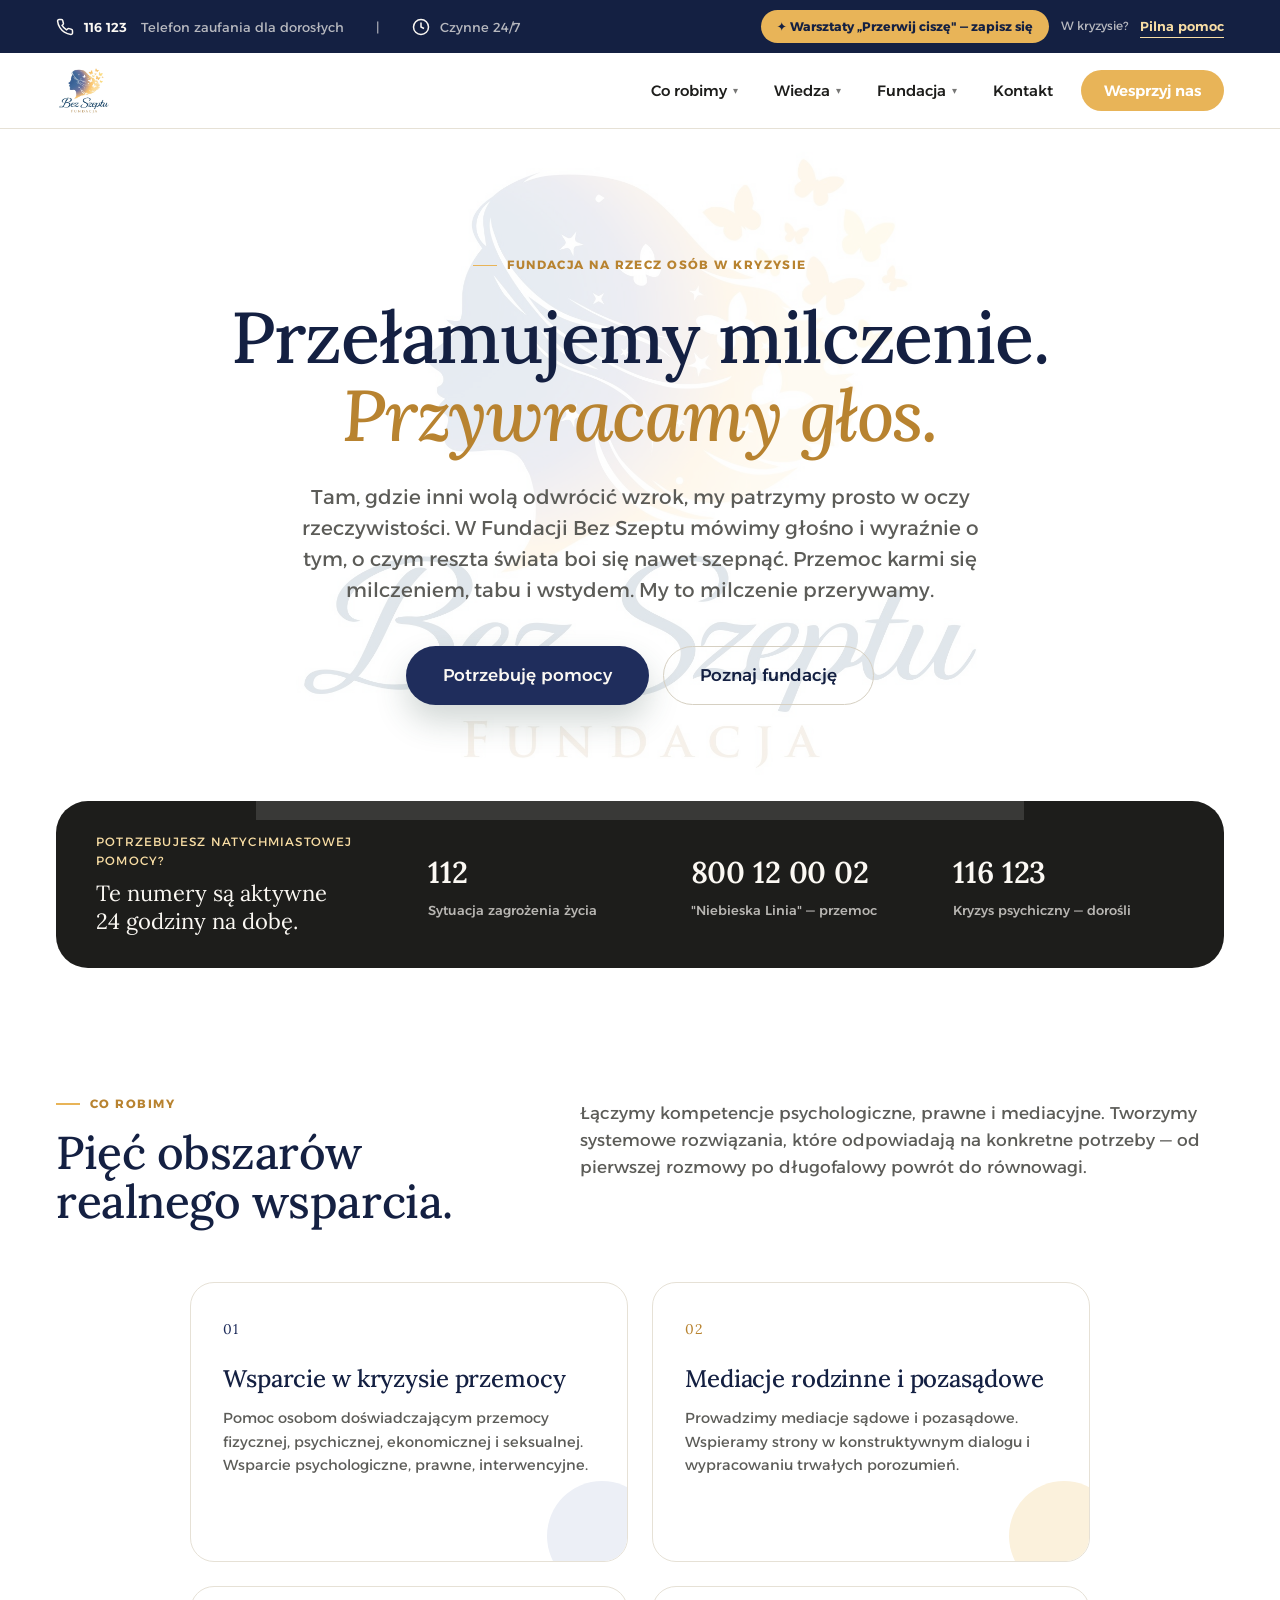
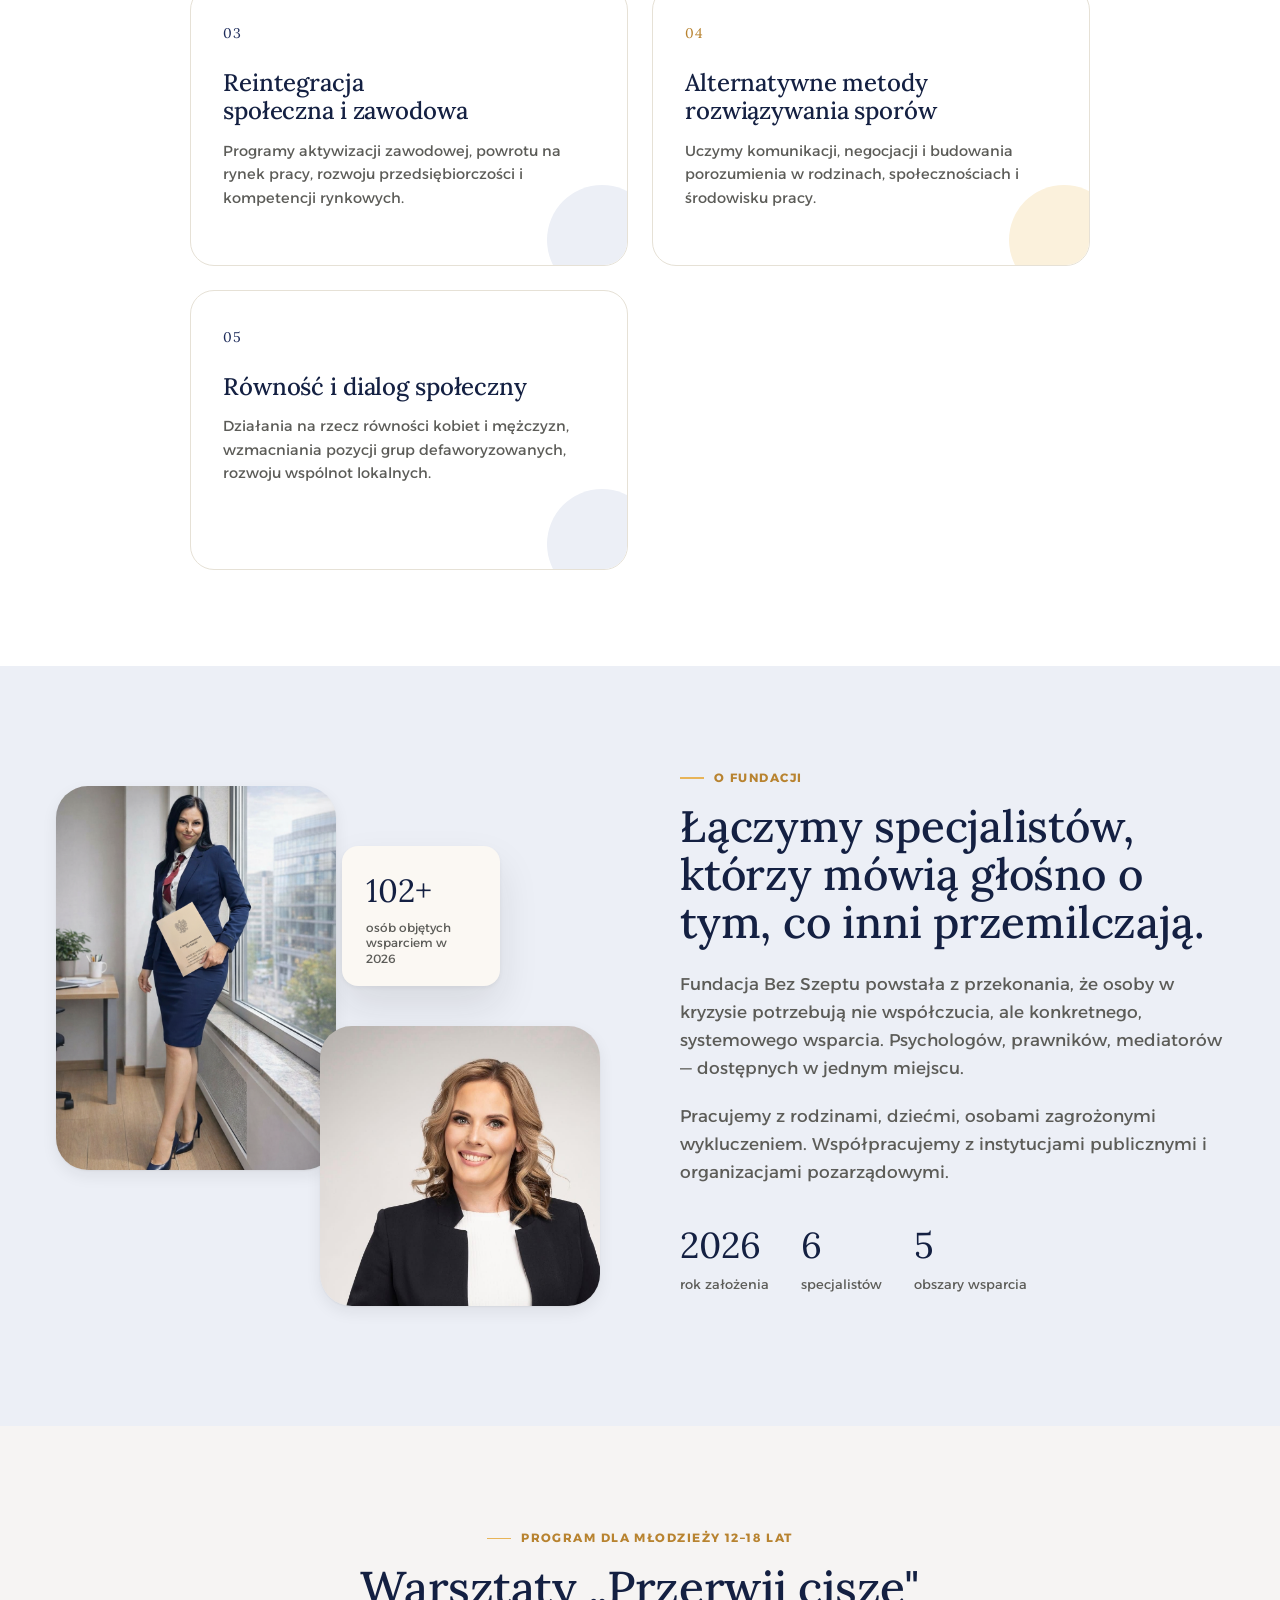
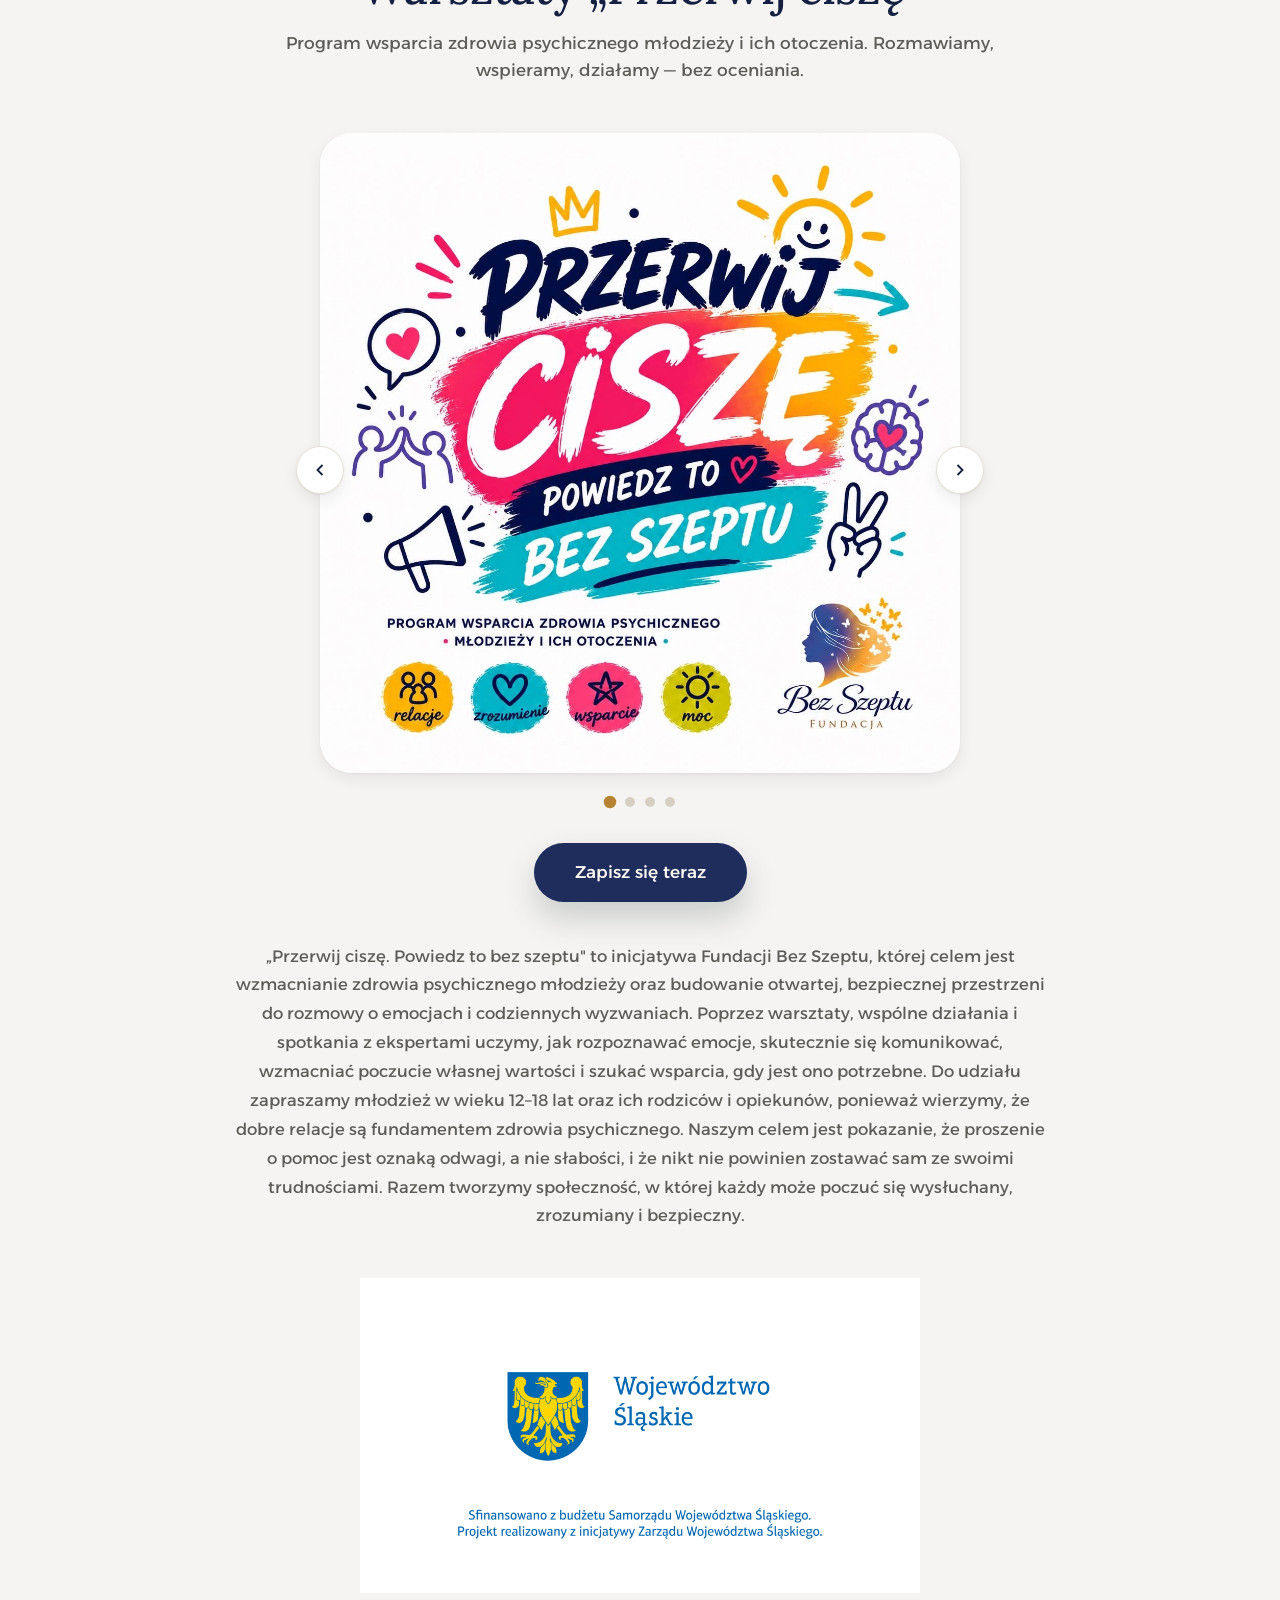
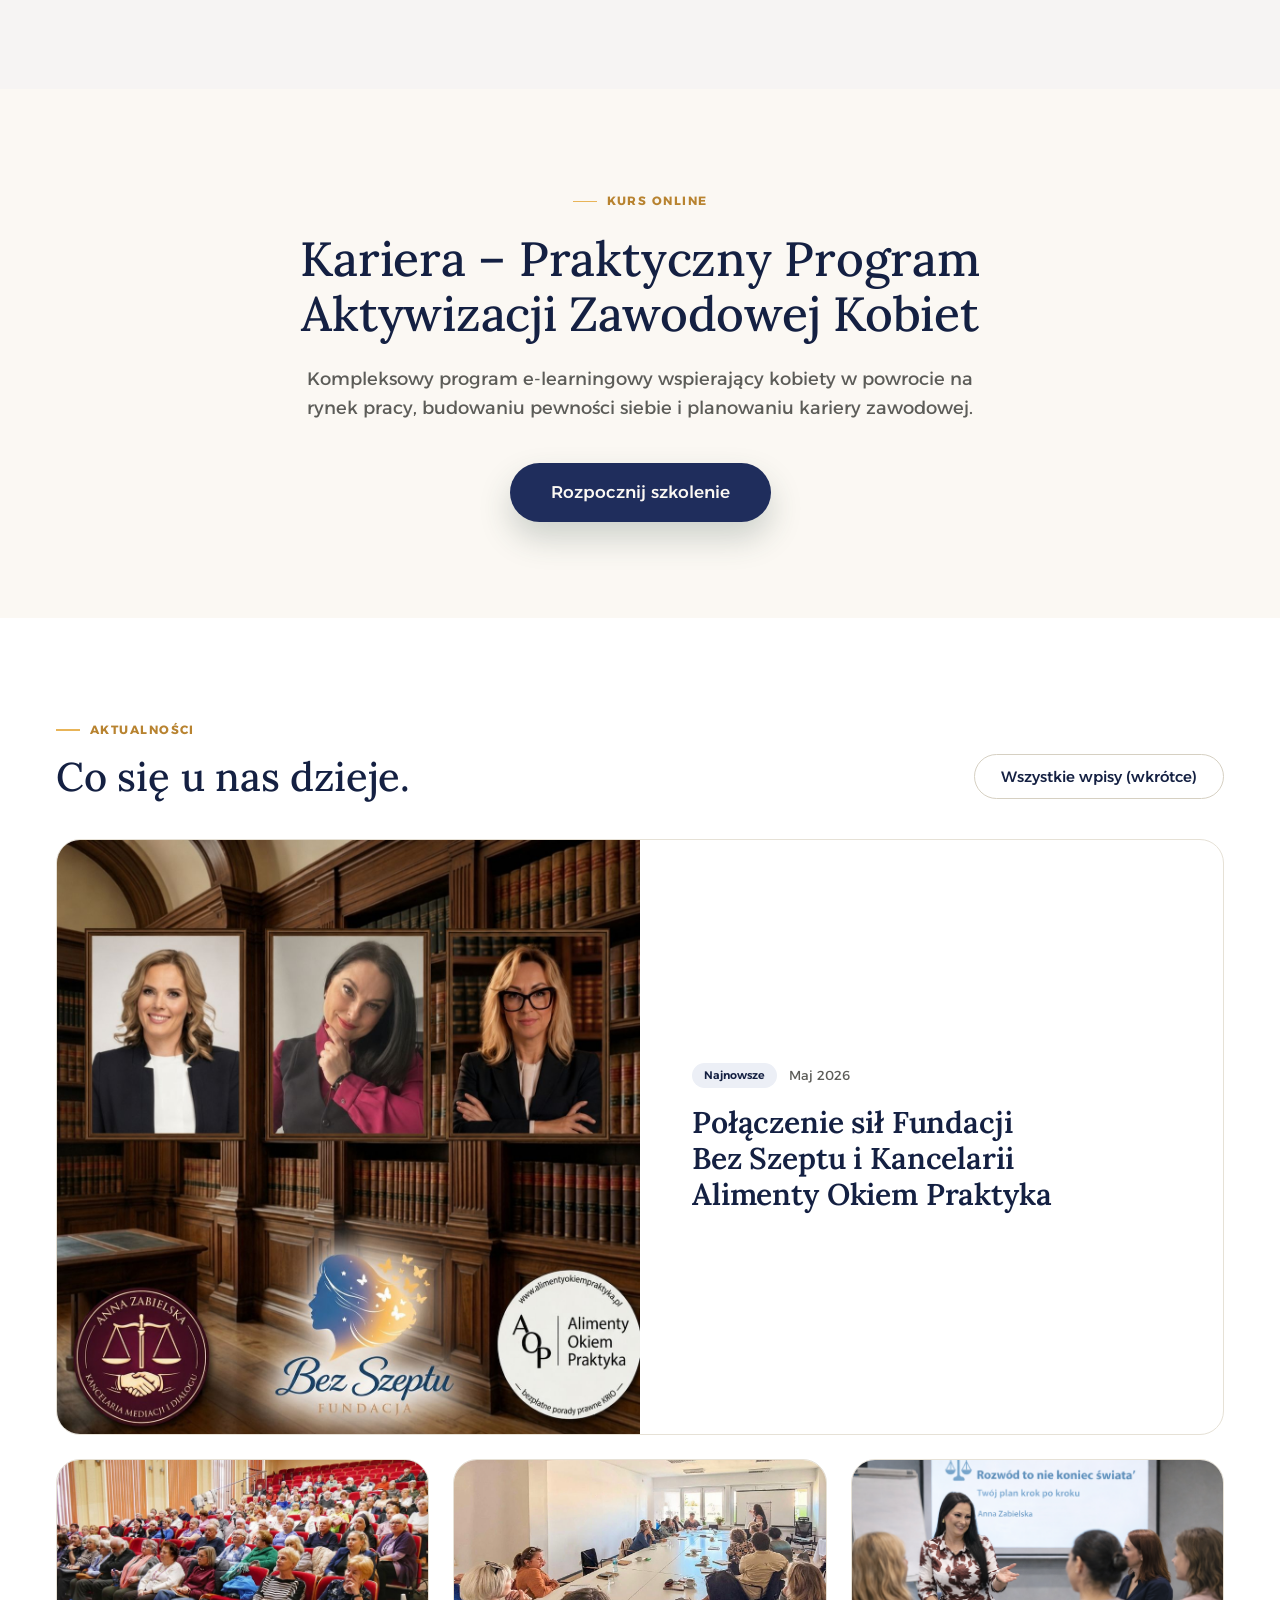
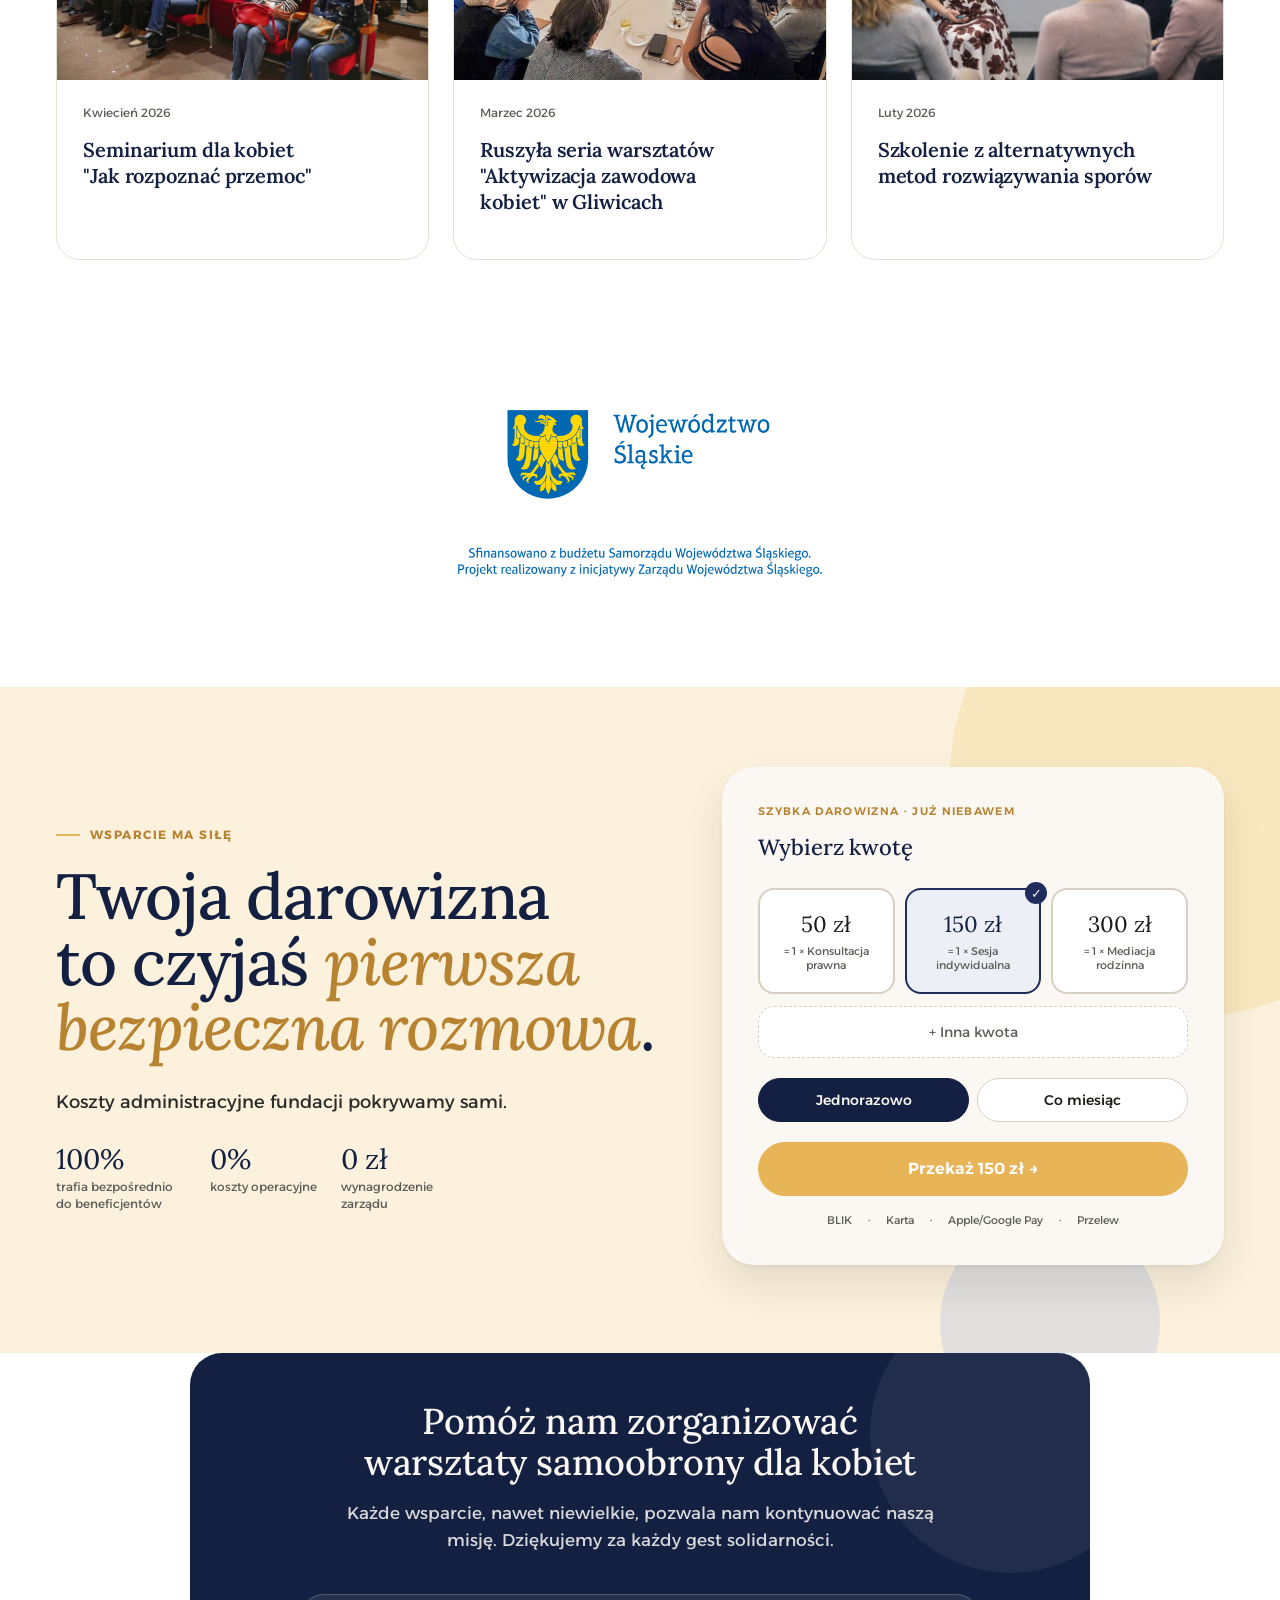
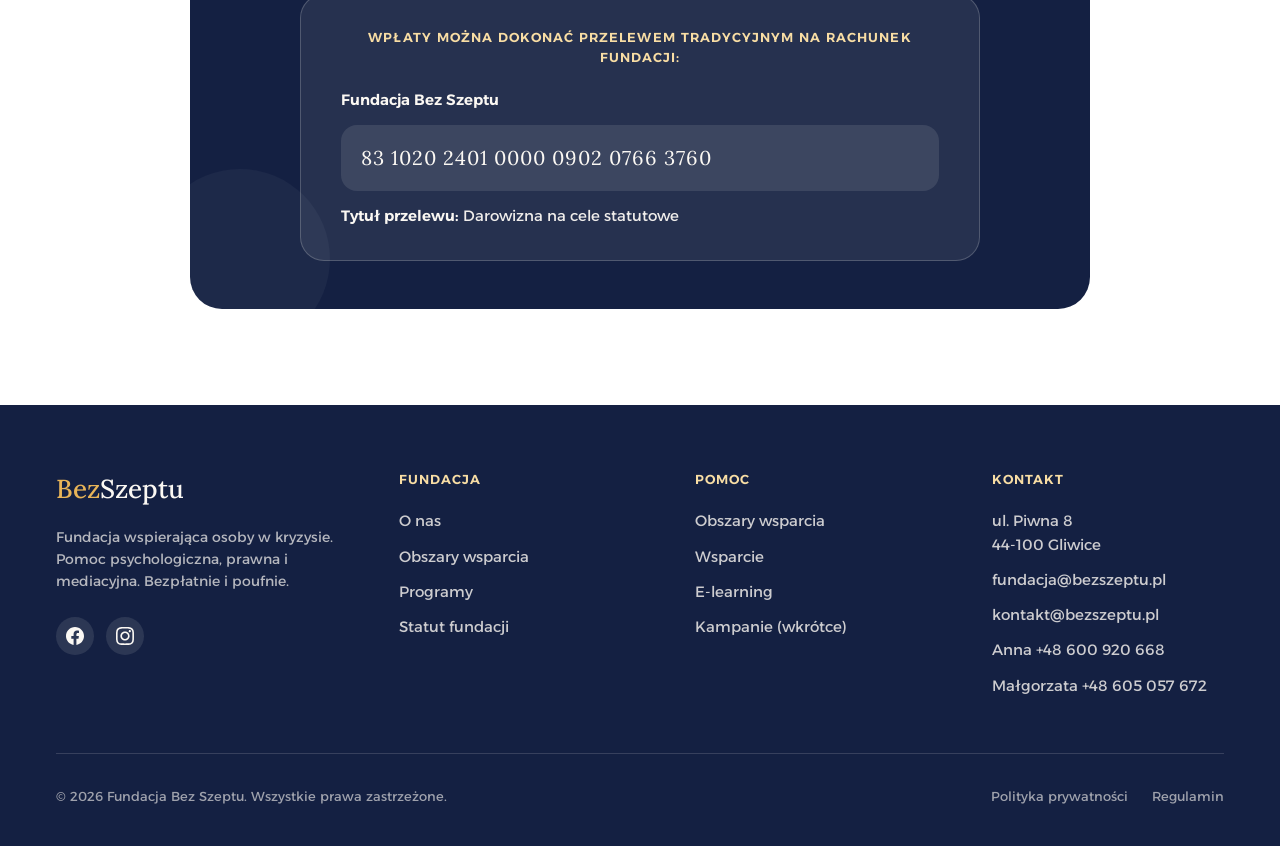
<file: index.html>
<!DOCTYPE html>
<html lang="pl">
<head>
  <meta charset="UTF-8">
  <meta name="viewport" content="width=device-width, initial-scale=1.0">
  <title>Fundacja Bez Szeptu</title>
  <link rel="icon" type="image/svg+xml" href="data:image/svg+xml,%3Csvg xmlns='http://www.w3.org/2000/svg' viewBox='0 0 64 64'%3E%3Crect width='64' height='64' rx='14' fill='%231F2D5C'/%3E%3Cpath d='M20 46V18h9c5 0 8 2.4 8 6.6 0 2.7-1.4 4.6-3.8 5.5 3 .8 4.8 3 4.8 6 0 4.6-3.3 6.9-8.6 6.9zm5.6-16.7h3c2.2 0 3.5-1 3.5-2.9s-1.3-2.8-3.6-2.8h-2.9zm0 12.2h3.4c2.4 0 3.7-1 3.7-3s-1.4-3-3.9-3h-3.2z' fill='%23E8B458'/%3E%3C/svg%3E">

  <link rel="preconnect" href="https://fonts.googleapis.com">
  <link rel="preconnect" href="https://fonts.gstatic.com" crossorigin>
  <link href="https://fonts.googleapis.com/css2?family=Lora:ital,wght@0,400..700;1,400..700&family=Alexandria:wght@300;400;500;600;700&display=swap" rel="stylesheet">

  <link rel="stylesheet" href="assets/bs-styles.css">
</head>
<body>

<div class="bs-container">

  <!-- Wspólny header + nawigacja (wstrzykiwane przez assets/bs-shared.js) -->
  <div id="bs-header"></div>

  <!-- Hero Section -->
  <section style="padding: 120px 56px 96px; position: relative; min-height: 600px; display: flex; align-items: center; justify-content: center;">
    <div style="position: absolute; inset: 0; display: flex; align-items: center; justify-content: center; opacity: 0.12; pointer-events: none;">
      <img src="assets/logo.jpg" style="width: 60%; height: auto; object-fit: contain; mix-blend-mode: multiply;"/>
    </div>
    <div style="position: relative; z-index: 1; max-width: 860px; text-align: center;">
      <span class="bs-eyebrow" style="justify-content: center;">Fundacja na rzecz osób w kryzysie</span>
      <h1 style="font-size: 72px; line-height: 1.08; margin-top: 24px; margin-bottom: 28px; letter-spacing: -0.015em;">
        <span>Przełamujemy milczenie. </span>
        <em style="font-style: italic; color: var(--bs-clay-deep); font-weight: 500;">Przywracamy głos.</em>
      </h1>
      <p style="font-size: 20px; line-height: 1.55; color: var(--bs-fg-2); margin-bottom: 40px; max-width: 720px; margin-left: auto; margin-right: auto;">Tam, gdzie inni wolą odwrócić wzrok, my patrzymy prosto w oczy rzeczywistości. W Fundacji Bez Szeptu mówimy głośno i wyraźnie o tym, o czym reszta świata boi się nawet szepnąć. Przemoc karmi się milczeniem, tabu i wstydem. My to milczenie przerywamy.</p>
      <div style="display: flex; gap: 14px; align-items: center; justify-content: center;">
        <a class="bs-btn bs-btn-primary" href="#support" style="padding: 20px 36px; font-size: 17px;">Potrzebuję pomocy</a>
        <a class="bs-btn bs-btn-ghost" href="#about" style="padding: 20px 36px; font-size: 17px;">Poznaj fundację</a>
      </div>
    </div>
  </section>

  <!-- Emergency Numbers Banner -->
  <section id="pomoc" style="padding: 0 56px 88px; scroll-margin-top: 90px;">
    <div style="padding: 32px 40px; background: var(--bs-ink); color: var(--bs-cream); border-radius: var(--r-xl); display: grid; grid-template-columns: 1.3fr 1fr 1fr 1fr; gap: 32px; align-items: center;">
      <div>
        <div style="font-size: 12px; letter-spacing: 0.1em; text-transform: uppercase; color: var(--bs-clay-soft); margin-bottom: 8px;">Potrzebujesz natychmiastowej pomocy?</div>
        <div style="font-family: var(--font-display); font-size: 22px; line-height: 1.3;">Te numery są aktywne<br />24 godziny na dobę.</div>
      </div>
      <div>
        <a href="tel:112" style="font-family: var(--font-display); font-size: 30px; font-weight: 600; color: var(--bs-cream); display: block; margin-bottom: 4px; letter-spacing: -0.005em;">112</a>
        <div style="font-size: 13px; color: rgba(251,248,243,0.7); font-weight: 500;">Sytuacja zagrożenia życia</div>
      </div>
      <div>
        <a href="tel:800120002" style="font-family: var(--font-display); font-size: 30px; font-weight: 600; color: var(--bs-cream); display: block; margin-bottom: 4px; letter-spacing: -0.005em;">800 12 00 02</a>
        <div style="font-size: 13px; color: rgba(251,248,243,0.7); font-weight: 500;">"Niebieska Linia" — przemoc</div>
      </div>
      <div>
        <a href="tel:116123" style="font-family: var(--font-display); font-size: 30px; font-weight: 600; color: var(--bs-cream); display: block; margin-bottom: 4px; letter-spacing: -0.005em;">116 123</a>
        <div style="font-size: 13px; color: rgba(251,248,243,0.7); font-weight: 500;">Kryzys psychiczny — dorośli</div>
      </div>
    </div>
  </section>

  <!-- Areas of Support Section -->
  <section id="areas" style="padding: 32px 56px 96px; scroll-margin-top: 90px;">
    <div style="display: grid; grid-template-columns: 1fr 1.4fr; gap: 64px; margin-bottom: 56px;">
      <div>
        <span class="bs-eyebrow">Co robimy</span>
        <h2 style="font-size: 46px; margin-top: 16px; line-height: 1.05; letter-spacing: -0.01em;">Pięć obszarów<br />realnego wsparcia.</h2>
      </div>
      <p style="font-size: 17px; line-height: 1.6; color: var(--bs-fg-2); padding-top: 12px;">Łączymy kompetencje psychologiczne, prawne i mediacyjne. Tworzymy systemowe rozwiązania, które odpowiadają na konkretne potrzeby — od pierwszej rozmowy po długofalowy powrót do równowagi.</p>
    </div>

    <div style="display: grid; grid-template-columns: repeat(2, 1fr); gap: 24px; max-width: 900px; margin: 0 auto;">
      <div style="padding: 36px 32px 32px; background: var(--bs-white); border-radius: var(--r-lg); border: 1px solid var(--bs-line); display: flex; flex-direction: column; min-height: 280px; position: relative; overflow: hidden;">
        <div style="font-family: var(--font-display); font-size: 14px; color: var(--bs-sage); margin-bottom: 24px; letter-spacing: 0.05em;">01</div>
        <h3 style="font-size: 24px; line-height: 1.2; color: var(--bs-sage-deep); margin-bottom: 14px;">Wsparcie w kryzysie przemocy</h3>
        <p style="font-size: 14.5px; line-height: 1.6; color: var(--bs-fg-2); flex-grow: 1;">Pomoc osobom doświadczającym przemocy fizycznej, psychicznej, ekonomicznej i seksualnej. Wsparcie psychologiczne, prawne, interwencyjne.</p>
        <div style="position: absolute; right: -30px; bottom: -30px; width: 110px; height: 110px; border-radius: 50%; background: var(--bs-sage-wash); z-index: 0;"></div>
      </div>
      <div style="padding: 36px 32px 32px; background: var(--bs-white); border-radius: var(--r-lg); border: 1px solid var(--bs-line); display: flex; flex-direction: column; min-height: 280px; position: relative; overflow: hidden;">
        <div style="font-family: var(--font-display); font-size: 14px; color: var(--bs-clay-deep); margin-bottom: 24px; letter-spacing: 0.05em;">02</div>
        <h3 style="font-size: 24px; line-height: 1.2; color: var(--bs-sage-deep); margin-bottom: 14px;">Mediacje rodzinne i pozasądowe</h3>
        <p style="font-size: 14.5px; line-height: 1.6; color: var(--bs-fg-2); flex-grow: 1;">Prowadzimy mediacje sądowe i pozasądowe. Wspieramy strony w konstruktywnym dialogu i wypracowaniu trwałych porozumień.</p>
        <div style="position: absolute; right: -30px; bottom: -30px; width: 110px; height: 110px; border-radius: 50%; background: var(--bs-clay-wash); z-index: 0;"></div>
      </div>
      <div style="padding: 36px 32px 32px; background: var(--bs-white); border-radius: var(--r-lg); border: 1px solid var(--bs-line); display: flex; flex-direction: column; min-height: 280px; position: relative; overflow: hidden;">
        <div style="font-family: var(--font-display); font-size: 14px; color: var(--bs-sage); margin-bottom: 24px; letter-spacing: 0.05em;">03</div>
        <h3 style="font-size: 24px; line-height: 1.2; color: var(--bs-sage-deep); margin-bottom: 14px;">Reintegracja społeczna i zawodowa</h3>
        <p style="font-size: 14.5px; line-height: 1.6; color: var(--bs-fg-2); flex-grow: 1;">Programy aktywizacji zawodowej, powrotu na rynek pracy, rozwoju przedsiębiorczości i kompetencji rynkowych.</p>
        <div style="position: absolute; right: -30px; bottom: -30px; width: 110px; height: 110px; border-radius: 50%; background: var(--bs-sage-wash); z-index: 0;"></div>
      </div>
      <div style="padding: 36px 32px 32px; background: var(--bs-white); border-radius: var(--r-lg); border: 1px solid var(--bs-line); display: flex; flex-direction: column; min-height: 280px; position: relative; overflow: hidden;">
        <div style="font-family: var(--font-display); font-size: 14px; color: var(--bs-clay-deep); margin-bottom: 24px; letter-spacing: 0.05em;">04</div>
        <h3 style="font-size: 24px; line-height: 1.2; color: var(--bs-sage-deep); margin-bottom: 14px;">Alternatywne metody rozwiązywania sporów</h3>
        <p style="font-size: 14.5px; line-height: 1.6; color: var(--bs-fg-2); flex-grow: 1;">Uczymy komunikacji, negocjacji i budowania porozumienia w rodzinach, społecznościach i środowisku pracy.</p>
        <div style="position: absolute; right: -30px; bottom: -30px; width: 110px; height: 110px; border-radius: 50%; background: var(--bs-clay-wash); z-index: 0;"></div>
      </div>
      <div style="padding: 36px 32px 32px; background: var(--bs-white); border-radius: var(--r-lg); border: 1px solid var(--bs-line); display: flex; flex-direction: column; min-height: 280px; position: relative; overflow: hidden;">
        <div style="font-family: var(--font-display); font-size: 14px; color: var(--bs-sage); margin-bottom: 24px; letter-spacing: 0.05em;">05</div>
        <h3 style="font-size: 24px; line-height: 1.2; color: var(--bs-sage-deep); margin-bottom: 14px;">Równość i dialog społeczny</h3>
        <p style="font-size: 14.5px; line-height: 1.6; color: var(--bs-fg-2); flex-grow: 1;">Działania na rzecz równości kobiet i mężczyzn, wzmacniania pozycji grup defaworyzowanych, rozwoju wspólnot lokalnych.</p>
        <div style="position: absolute; right: -30px; bottom: -30px; width: 110px; height: 110px; border-radius: 50%; background: var(--bs-sage-wash); z-index: 0;"></div>
      </div>
    </div>
  </section>

  <!-- About Section -->
  <section id="about" style="padding: 96px 56px; background: var(--bs-sage-wash); scroll-margin-top: 90px;">
    <div style="display: grid; grid-template-columns: 1fr 1fr; gap: 80px; align-items: center;">
      <div style="position: relative; height: 520px;">
        <img src="uploads/fundacja-Anna-Zabielska.png" alt="Anna Zabielska" style="position: absolute; left: 0; top: 0; width: 280px; height: auto; border-radius: var(--r-xl); box-shadow: var(--sh-2); object-fit: cover;"/>
        <img src="uploads/fundacja-Gosia.jpeg" alt="Małgorzata" style="position: absolute; right: 0; bottom: 0; width: 280px; height: auto; border-radius: var(--r-xl); box-shadow: var(--sh-2); object-fit: cover;"/>
        <div class="bs-stat-float" style="position: absolute; right: 100px; top: 60px; padding: 20px 24px; background: var(--bs-cream); border-radius: var(--r-md); box-shadow: var(--sh-3); display: flex; flex-direction: column; gap: 4px;">
          <div style="font-family: var(--font-display); font-size: 32px; color: var(--bs-sage-deep);">102+</div>
          <div style="font-size: 12px; color: var(--bs-fg-2); max-width: 110px; line-height: 1.3;">osób objętych wsparciem w 2026</div>
        </div>
      </div>
      <div>
        <span class="bs-eyebrow">O fundacji</span>
        <h2 style="font-size: 44px; margin-top: 16px; line-height: 1.08; margin-bottom: 24px;">Łączymy specjalistów, którzy mówią głośno o tym, co inni przemilczają.</h2>
        <p style="font-size: 17px; line-height: 1.65; color: var(--bs-fg-2); margin-bottom: 20px;">Fundacja Bez Szeptu powstała z przekonania, że osoby w kryzysie potrzebują nie współczucia, ale konkretnego, systemowego wsparcia. Psychologów, prawników, mediatorów — dostępnych w jednym miejscu.</p>
        <p style="font-size: 17px; line-height: 1.65; color: var(--bs-fg-2); margin-bottom: 32px;">Pracujemy z rodzinami, dziećmi, osobami zagrożonymi wykluczeniem. Współpracujemy z instytucjami publicznymi i organizacjami pozarządowymi.</p>
        <div style="display: flex; gap: 32px; margin-bottom: 36px;">
          <div>
            <div style="font-family: var(--font-display); font-size: 36px; color: var(--bs-sage-deep);">2026</div>
            <div style="font-size: 13px; color: var(--bs-fg-2);">rok założenia</div>
          </div>
          <div>
            <div style="font-family: var(--font-display); font-size: 36px; color: var(--bs-sage-deep);">6</div>
            <div style="font-size: 13px; color: var(--bs-fg-2);">specjalistów</div>
          </div>
          <div>
            <div style="font-family: var(--font-display); font-size: 36px; color: var(--bs-sage-deep);">5</div>
            <div style="font-size: 13px; color: var(--bs-fg-2);">obszary wsparcia</div>
          </div>
        </div>
      </div>
    </div>
  </section>

  <!-- Workshops "Przerwij ciszę" Section -->
  <section id="warsztaty" style="padding: 96px 56px; background: var(--bs-paper); scroll-margin-top: 90px;">
    <div style="text-align: center; max-width: 720px; margin: 0 auto 48px;">
      <span class="bs-eyebrow" style="justify-content: center;">Program dla młodzieży 12–18 lat</span>
      <h2 style="font-size: 46px; margin-top: 16px; line-height: 1.05; letter-spacing: -0.01em;">Warsztaty „Przerwij ciszę"</h2>
      <p style="font-size: 17px; line-height: 1.6; color: var(--bs-fg-2); margin-top: 18px;">Program wsparcia zdrowia psychicznego młodzieży i ich otoczenia. Rozmawiamy, wspieramy, działamy — bez oceniania.</p>
    </div>

    <div class="bs-slider">
      <div class="bs-slider-arrow prev" onclick="bsSlide(-1)" aria-label="Poprzedni">
        <svg width="20" height="20" viewBox="0 0 24 24" fill="none" stroke="currentColor" stroke-width="2.2"><polyline points="15 18 9 12 15 6"/></svg>
      </div>
      <div class="bs-slider-viewport">
        <div class="bs-slider-track" id="bsSliderTrack">
          <div class="bs-slide"><img src="uploads/warsztaty-dla-dzieci-01.JPG" alt="Przerwij ciszę — program wsparcia"/></div>
          <div class="bs-slide"><img src="uploads/warsztaty-dla-dzieci-02.JPG" alt="Co robimy — warsztaty dla młodzieży"/></div>
          <div class="bs-slide"><img src="uploads/warsztaty-dla-dzieci-03.JPG" alt="Dlaczego ten projekt jest ważny"/></div>
          <div class="bs-slide"><img src="uploads/warsztaty-dla-dzieci-04.JPG" alt="Dołącz do naszych warsztatów"/></div>
        </div>
      </div>
      <div class="bs-slider-arrow next" onclick="bsSlide(1)" aria-label="Następny">
        <svg width="20" height="20" viewBox="0 0 24 24" fill="none" stroke="currentColor" stroke-width="2.2"><polyline points="9 18 15 12 9 6"/></svg>
      </div>
      <div class="bs-slider-dots" id="bsSliderDots">
        <button class="bs-slider-dot active" onclick="bsGoTo(0)" aria-label="Slajd 1"></button>
        <button class="bs-slider-dot" onclick="bsGoTo(1)" aria-label="Slajd 2"></button>
        <button class="bs-slider-dot" onclick="bsGoTo(2)" aria-label="Slajd 3"></button>
        <button class="bs-slider-dot" onclick="bsGoTo(3)" aria-label="Slajd 4"></button>
      </div>
    </div>

    <div style="display: flex; justify-content: center; margin-top: 36px;">
      <a href="https://docs.google.com/forms/d/e/1FAIpQLSeY14fpkEgWdrQxJjp15g3hb0569A6ZYGUd22OwexD-ic790Q/viewform" target="_blank" rel="noopener noreferrer" class="bs-btn bs-btn-primary" style="padding: 20px 40px; font-size: 17px; color: var(--bs-cream);">Zapisz się teraz</a>
    </div>

    <p style="max-width: 820px; margin: 40px auto 0; font-size: 16.5px; line-height: 1.75; color: var(--bs-fg-2); text-align: center;">„Przerwij ciszę. Powiedz to bez szeptu" to inicjatywa Fundacji Bez Szeptu, której celem jest wzmacnianie zdrowia psychicznego młodzieży oraz budowanie otwartej, bezpiecznej przestrzeni do rozmowy o emocjach i codziennych wyzwaniach. Poprzez warsztaty, wspólne działania i spotkania z ekspertami uczymy, jak rozpoznawać emocje, skutecznie się komunikować, wzmacniać poczucie własnej wartości i szukać wsparcia, gdy jest ono potrzebne. Do udziału zapraszamy młodzież w wieku 12–18 lat oraz ich rodziców i opiekunów, ponieważ wierzymy, że dobre relacje są fundamentem zdrowia psychicznego. Naszym celem jest pokazanie, że proszenie o pomoc jest oznaką odwagi, a nie słabości, i że nikt nie powinien zostawać sam ze swoimi trudnościami. Razem tworzymy społeczność, w której każdy może poczuć się wysłuchany, zrozumiany i bezpieczny.</p>

    <div style="display: flex; justify-content: center; margin-top: 48px;">
      <img src="uploads/plansza_ze_znakiem_graf.png" alt="Sfinansowano z budżetu Samorządu Województwa Śląskiego. Projekt realizowany z inicjatywy Zarządu Województwa Śląskiego." style="width: 100%; max-width: 560px; height: auto;"/>
    </div>
  </section>

  <!-- E-learning Section -->
  <section id="elearning" style="padding: 96px 56px; background: var(--bs-cream); scroll-margin-top: 90px;">
    <div style="max-width: 900px; margin-left: auto; margin-right: auto; text-align: center;">
      <span class="bs-eyebrow" style="justify-content: center;">Kurs online</span>
      <h2 style="font-size: 48px; margin-top: 20px; line-height: 1.15; color: var(--bs-sage-deep);">Kariera – Praktyczny Program Aktywizacji Zawodowej Kobiet</h2>
      <p style="font-size: 18px; line-height: 1.6; color: var(--bs-fg-2); max-width: 720px; margin: 24px auto 40px;">Kompleksowy program e-learningowy wspierający kobiety w powrocie na rynek pracy, budowaniu pewności siebie i planowaniu kariery zawodowej.</p>
      <a class="bs-btn bs-btn-primary" href="https://share.eu.articulate.com/xctxikUdOU40SI_VyNoAK" target="_blank" rel="noopener" style="padding: 20px 40px; font-size: 17px; color: var(--bs-cream);">Rozpocznij szkolenie</a>
    </div>
  </section>

  <!-- News Section -->
  <section id="news" style="padding: 96px 56px 56px; scroll-margin-top: 90px;">
    <div style="display: flex; justify-content: space-between; align-items: flex-end; margin-bottom: 40px;">
      <div>
        <span class="bs-eyebrow">Aktualności</span>
        <h2 style="font-size: 40px; margin-top: 16px; line-height: 1.1;">Co się u nas dzieje.</h2>
      </div>
      <a class="bs-btn bs-btn-ghost" href="#">Wszystkie wpisy (wkrótce)</a>
    </div>

    <div style="display: flex; flex-direction: column; gap: 24px;">
      <article class="bs-featured-news" style="border-radius: var(--r-lg); overflow: hidden; background: var(--bs-white); border: 1px solid var(--bs-line); display: grid; grid-template-columns: 1fr 1fr;">
        <div class="bs-featured-img" style="background: var(--bs-sage-wash); display: flex; align-items: center; justify-content: center; min-height: 460px;">
          <img src="uploads/3-muszkieterki.jpg" alt="Połączenie sił Fundacji Bez Szeptu i Kancelarii Alimenty Okiem Praktyka" style="width: 100%; height: 100%; object-fit: contain;"/>
        </div>
        <div style="padding: 48px 52px; display: flex; flex-direction: column; justify-content: center;">
          <div style="display: flex; gap: 12px; align-items: center; margin-bottom: 16px; font-size: 13px; color: var(--bs-fg-2);">
            <span class="bs-tag" style="font-size: 11px; padding: 4px 12px;">Najnowsze</span>
            <span>Maj 2026</span>
          </div>
          <h3 style="font-size: 30px; line-height: 1.2; font-weight: 600;">Połączenie sił Fundacji Bez Szeptu i Kancelarii Alimenty Okiem Praktyka</h3>
        </div>
      </article>

      <div style="display: grid; grid-template-columns: repeat(3, 1fr); gap: 24px;">
        <article style="border-radius: var(--r-lg); overflow: hidden; background: var(--bs-white); border: 1px solid var(--bs-line); display: flex; flex-direction: column;">
          <img src="uploads/3. Wyklad-fundacja.JPG" alt="Seminarium przemoc" style="width: 100%; height: 220px; object-fit: cover;"/>
          <div style="padding: 24px 26px 28px;">
            <div style="display: flex; gap: 12px; align-items: center; margin-bottom: 14px; font-size: 12px; color: var(--bs-fg-2);"><span>Kwiecień 2026</span></div>
            <h3 style="font-size: 20px; line-height: 1.3; margin-bottom: 16px; font-weight: 600;">Seminarium dla kobiet "Jak rozpoznać przemoc"</h3>
          </div>
        </article>
        <article style="border-radius: var(--r-lg); overflow: hidden; background: var(--bs-white); border: 1px solid var(--bs-line); display: flex; flex-direction: column;">
          <img src="uploads/2. warsztaty-fundacja.JPG" alt="Warsztaty aktywizacja zawodowa" style="width: 100%; height: 220px; object-fit: cover;"/>
          <div style="padding: 24px 26px 28px;">
            <div style="display: flex; gap: 12px; align-items: center; margin-bottom: 14px; font-size: 12px; color: var(--bs-fg-2);"><span>Marzec 2026</span></div>
            <h3 style="font-size: 20px; line-height: 1.3; margin-bottom: 16px; font-weight: 600;">Ruszyła seria warsztatów "Aktywizacja zawodowa kobiet" w Gliwicach</h3>
          </div>
        </article>
        <article style="border-radius: var(--r-lg); overflow: hidden; background: var(--bs-white); border: 1px solid var(--bs-line); display: flex; flex-direction: column;">
          <img src="uploads/fundacja-szkolenie.PNG" alt="Szkolenie z mediacji" style="width: 100%; height: 220px; object-fit: cover;"/>
          <div style="padding: 24px 26px 28px;">
            <div style="display: flex; gap: 12px; align-items: center; margin-bottom: 14px; font-size: 12px; color: var(--bs-fg-2);"><span>Luty 2026</span></div>
            <h3 style="font-size: 20px; line-height: 1.3; margin-bottom: 16px; font-weight: 600;">Szkolenie z alternatywnych metod rozwiązywania sporów</h3>
          </div>
        </article>
      </div>
    </div>

    <div style="display: flex; justify-content: center; margin-top: 56px;">
      <img src="uploads/plansza_ze_znakiem_graf.png" alt="Sfinansowano z budżetu Samorządu Województwa Śląskiego. Projekt realizowany z inicjatywy Zarządu Województwa Śląskiego." style="width: 100%; max-width: 560px; height: auto;"/>
    </div>
  </section>

  <!-- Support Hero Section -->
  <section id="support" style="padding: 80px 56px 88px; background: var(--bs-clay-wash); position: relative; overflow: hidden; scroll-margin-top: 90px;">
    <div style="position: absolute; right: -150px; top: -150px; width: 480px; height: 480px; border-radius: 50%; background: var(--bs-clay-soft); opacity: 0.5;"></div>
    <div style="position: absolute; right: 120px; bottom: -80px; width: 220px; height: 220px; border-radius: 50%; background: var(--bs-sage-soft); opacity: 0.5;"></div>

    <div style="display: grid; grid-template-columns: 1.2fr 1fr; gap: 64px; align-items: center; position: relative;">
      <div>
        <span class="bs-eyebrow">Wsparcie ma siłę</span>
        <h2 style="font-size: 64px; line-height: 1.02; margin-top: 20px; margin-bottom: 28px; letter-spacing: -0.015em;">
          Twoja darowizna<br/>
          to czyjaś <em style="font-style: italic; color: var(--bs-clay-deep); font-weight: 500;">pierwsza<br/>
          bezpieczna rozmowa</em>.
        </h2>
        <p style="font-size: 18px; line-height: 1.6; color: var(--bs-ink-soft); max-width: 520px; margin-bottom: 28px;">Koszty administracyjne fundacji pokrywamy sami.</p>
        <div style="display: flex; gap: 24px; font-size: 14px;">
          <div>
            <div style="font-family: var(--font-display); font-size: 28px; color: var(--bs-sage-deep); line-height: 1;">100%</div>
            <div style="font-size: 12px; color: var(--bs-fg-2); max-width: 130px; margin-top: 6px; line-height: 1.4;">trafia bezpośrednio do beneficjentów</div>
          </div>
          <div>
            <div style="font-family: var(--font-display); font-size: 28px; color: var(--bs-sage-deep); line-height: 1;">0%</div>
            <div style="font-size: 12px; color: var(--bs-fg-2); max-width: 130px; margin-top: 6px; line-height: 1.4;">koszty operacyjne</div>
          </div>
          <div>
            <div style="font-family: var(--font-display); font-size: 28px; color: var(--bs-sage-deep); line-height: 1;">0 zł</div>
            <div style="font-size: 12px; color: var(--bs-fg-2); max-width: 130px; margin-top: 6px; line-height: 1.4;">wynagrodzenie zarządu</div>
          </div>
        </div>
      </div>

      <div style="background: var(--bs-cream); padding: 36px; border-radius: var(--r-xl); box-shadow: var(--sh-3);">
        <div style="font-size: 11px; letter-spacing: 0.12em; text-transform: uppercase; color: var(--bs-clay-deep); margin-bottom: 10px; font-weight: 600;">Szybka darowizna · Już niebawem</div>
        <h3 style="font-size: 22px; margin-bottom: 24px;">Wybierz kwotę</h3>
        <div style="display: grid; grid-template-columns: repeat(3, 1fr); gap: 10px; margin-bottom: 12px;">
          <button type="button" style="padding: 20px 12px; border-radius: var(--r-md); border: 2px solid var(--bs-line-2); background: var(--bs-white); font-family: var(--font-display); font-size: 22px; color: var(--bs-ink); cursor: pointer; display: flex; flex-direction: column; align-items: center; gap: 6px; position: relative;">
            <span>50 zł</span>
            <span style="font-family: var(--font-sans); font-size: 11px; color: var(--bs-fg-2); font-weight: 400;">= 1 × Konsultacja prawna</span>
          </button>
          <button type="button" style="padding: 20px 12px; border-radius: var(--r-md); border: 2px solid var(--bs-sage); background: var(--bs-sage-wash); font-family: var(--font-display); font-size: 22px; color: var(--bs-sage-deep); cursor: pointer; display: flex; flex-direction: column; align-items: center; gap: 6px; position: relative;">
            <span style="position: absolute; top: -8px; right: -8px; width: 22px; height: 22px; border-radius: 50%; background: var(--bs-sage); color: var(--bs-cream); font-size: 13px; font-family: var(--font-sans); display: flex; align-items: center; justify-content: center;">✓</span>
            <span>150 zł</span>
            <span style="font-family: var(--font-sans); font-size: 11px; color: var(--bs-fg-2); font-weight: 400;">= 1 × Sesja indywidualna</span>
          </button>
          <button type="button" style="padding: 20px 12px; border-radius: var(--r-md); border: 2px solid var(--bs-line-2); background: var(--bs-white); font-family: var(--font-display); font-size: 22px; color: var(--bs-ink); cursor: pointer; display: flex; flex-direction: column; align-items: center; gap: 6px; position: relative;">
            <span>300 zł</span>
            <span style="font-family: var(--font-sans); font-size: 11px; color: var(--bs-fg-2); font-weight: 400;">= 1 × Mediacja rodzinna</span>
          </button>
        </div>
        <button type="button" style="width: 100%; padding: 16px; border-radius: var(--r-md); border: 1px dashed var(--bs-line-2); background: var(--bs-white); font-size: 14px; color: var(--bs-fg-2); cursor: pointer; margin-bottom: 20px; font-family: var(--font-sans);">+ Inna kwota</button>
        <div style="display: flex; gap: 8px; margin-bottom: 20px;">
          <button type="button" style="flex: 1; padding: 12px 16px; border-radius: var(--r-pill); border: 1px solid var(--bs-sage-deep); background: var(--bs-sage-deep); color: var(--bs-cream); font-size: 14px; font-weight: 500; cursor: pointer; font-family: var(--font-sans);">Jednorazowo</button>
          <button type="button" style="flex: 1; padding: 12px 16px; border-radius: var(--r-pill); border: 1px solid var(--bs-line-2); background: var(--bs-white); color: var(--bs-ink); font-size: 14px; font-weight: 500; cursor: pointer; font-family: var(--font-sans);">Co miesiąc</button>
        </div>
        <a href="#bank" class="bs-btn bs-btn-clay" style="width: 100%; padding: 18px; font-size: 16px; text-align: center; display: block;">Przekaż 150 zł →</a>
        <div style="display: flex; gap: 16px; justify-content: center; margin-top: 16px; font-size: 11px; color: var(--bs-fg-2);">
          <span>BLIK</span><span>·</span><span>Karta</span><span>·</span><span>Apple/Google Pay</span><span>·</span><span>Przelew</span>
        </div>
      </div>
    </div>
  </section>

  <!-- Bank Transfer Section -->
  <section style="padding: 0 56px 96px;">
    <div style="max-width: 900px; margin: 0 auto; padding: 48px 56px; background: var(--bs-sage-deep); color: var(--bs-cream); border-radius: var(--r-xl); position: relative; overflow: hidden;">
      <div style="position: absolute; right: -60px; top: -60px; width: 280px; height: 280px; border-radius: 50%; background: rgba(251,248,243,0.06);"></div>
      <div style="position: absolute; left: -40px; bottom: -40px; width: 180px; height: 180px; border-radius: 50%; background: rgba(251,248,243,0.04);"></div>
      <div style="position: relative; z-index: 1; text-align: center;">
        <h2 style="font-size: 36px; line-height: 1.15; margin-bottom: 16px; color: var(--bs-cream);">Pomóż nam zorganizować warsztaty samoobrony dla kobiet</h2>
        <p style="font-size: 17px; line-height: 1.6; color: rgba(251,248,243,0.85); margin-bottom: 40px; max-width: 640px; margin-left: auto; margin-right: auto;">Każde wsparcie, nawet niewielkie, pozwala nam kontynuować naszą misję. Dziękujemy za każdy gest solidarności.</p>
        <div style="background: rgba(251,248,243,0.08); border: 1px solid rgba(251,248,243,0.2); border-radius: var(--r-lg); padding: 32px 40px; max-width: 680px; margin: 0 auto;">
          <div style="font-size: 13px; letter-spacing: 0.08em; text-transform: uppercase; color: var(--bs-clay-soft); margin-bottom: 20px; font-weight: 600;">Wpłaty można dokonać przelewem tradycyjnym na rachunek fundacji:</div>
          <div style="display: flex; flex-direction: column; gap: 12px; text-align: left; font-size: 15px; line-height: 1.7; color: rgba(251,248,243,0.95);">
            <div><strong style="color: var(--bs-cream); font-weight: 600;">Fundacja Bez Szeptu</strong></div>
            <div id="bank" style="scroll-margin-top: 90px; padding: 16px 20px; background: rgba(251,248,243,0.1); border-radius: var(--r-md); font-family: var(--font-display); font-size: 20px; letter-spacing: 0.05em; color: var(--bs-cream);">83 1020 2401 0000 0902 0766 3760</div>
            <div><strong style="color: var(--bs-cream); font-weight: 600;">Tytuł przelewu:</strong> Darowizna na cele statutowe</div>
          </div>
        </div>
      </div>
    </div>
  </section>

  <!-- Wspólna stopka (wstrzykiwana przez assets/bs-shared.js) -->
  <div id="bs-footer"></div>

</div>

<!-- Slajder warsztatów (specyficzny dla strony głównej) -->
<script>
(function() {
  var idx = 0;
  var track = document.getElementById('bsSliderTrack');
  var dots = document.querySelectorAll('#bsSliderDots .bs-slider-dot');
  var count = track ? track.children.length : 0;
  function render() {
    if (!track) return;
    track.style.transform = 'translateX(' + (-idx * 100) + '%)';
    dots.forEach(function(d, i) { d.classList.toggle('active', i === idx); });
  }
  window.bsSlide = function(dir) { idx = (idx + dir + count) % count; render(); };
  window.bsGoTo = function(n) { idx = n; render(); };
  var timer = setInterval(function() { window.bsSlide(1); }, 6000);
  var slider = document.querySelector('.bs-slider');
  if (slider) {
    slider.addEventListener('mouseenter', function() { clearInterval(timer); });
    slider.addEventListener('mouseleave', function() { timer = setInterval(function() { window.bsSlide(1); }, 6000); });
  }
})();
</script>

<!-- Wspólny header/nawigacja/stopka -->
<script src="assets/bs-shared.js"></script>

</body>
</html>
</file>
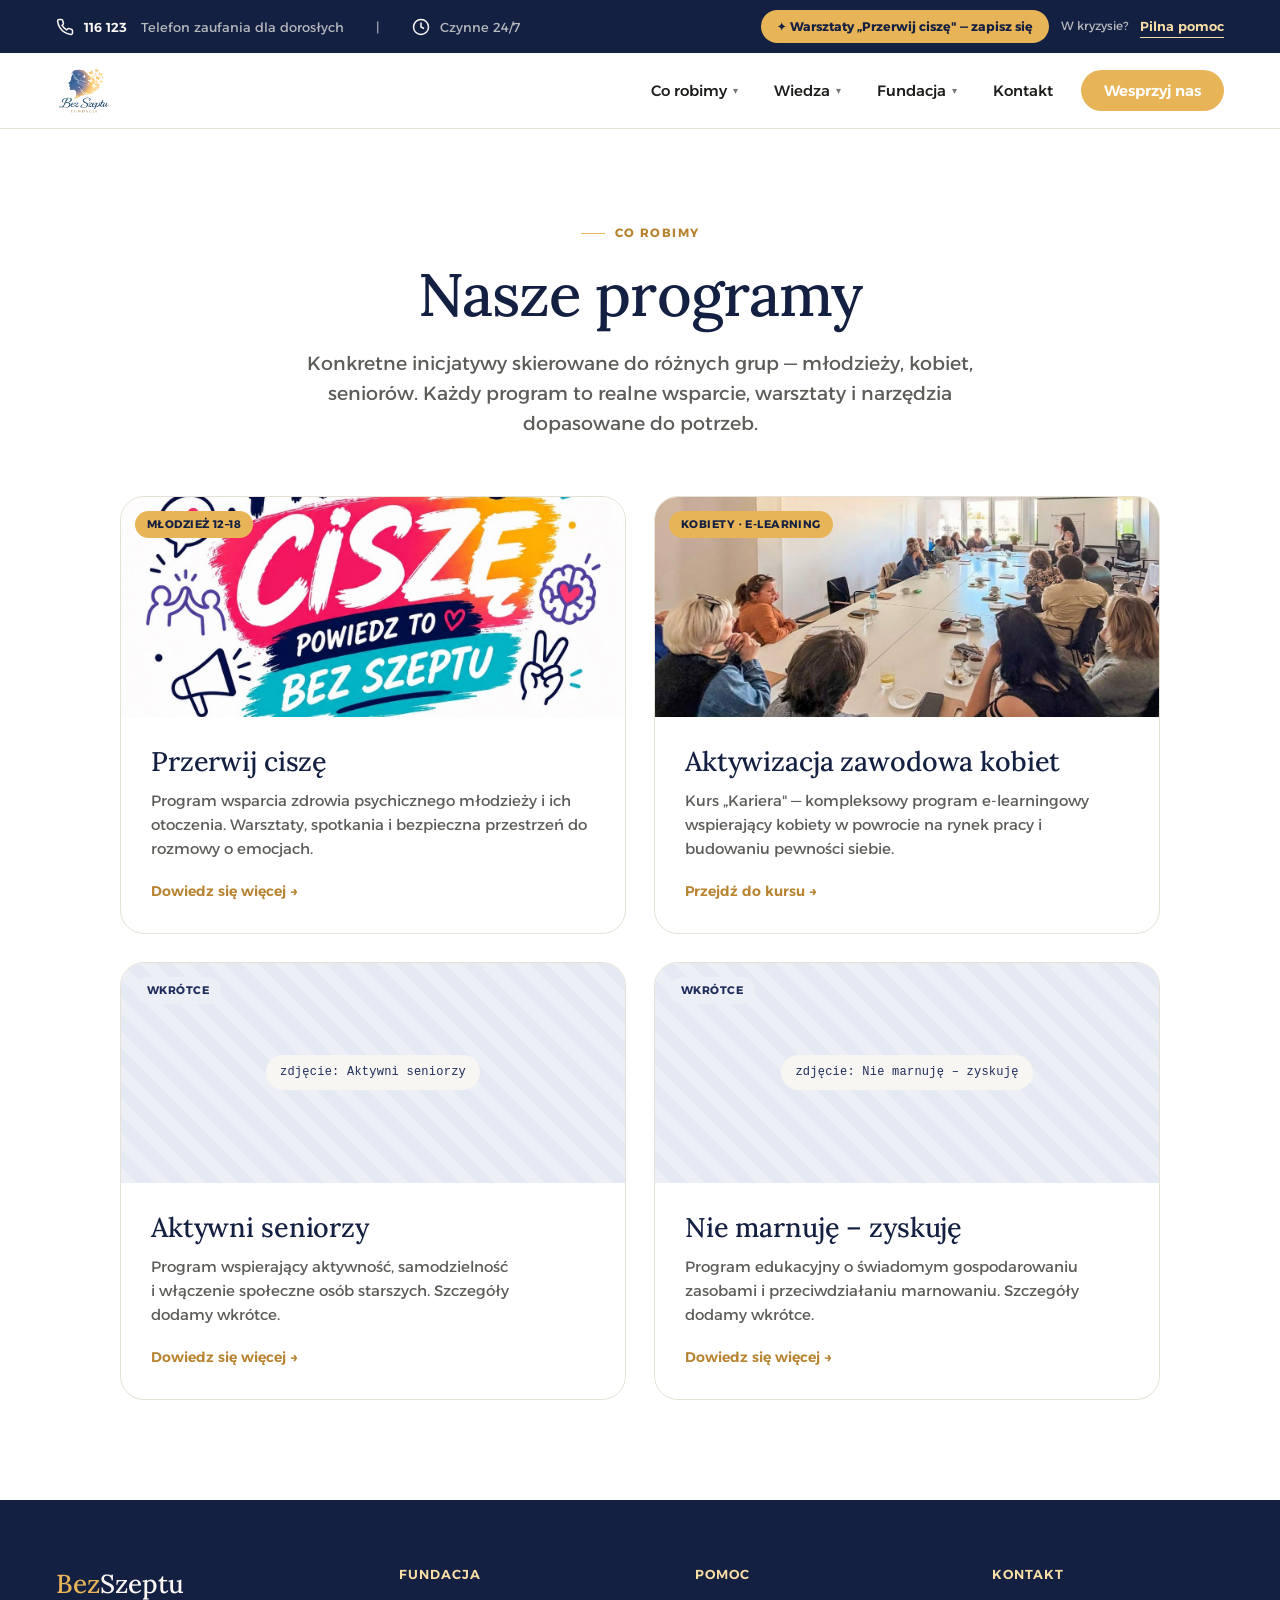
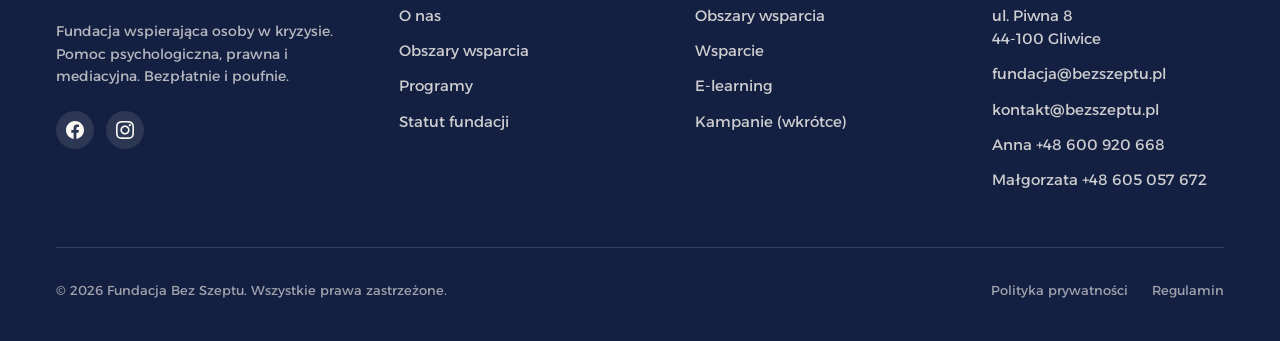
<file: programy.html>
<!DOCTYPE html>
<html lang="pl">
<head>
  <meta charset="UTF-8">
  <meta name="viewport" content="width=device-width, initial-scale=1.0">
  <title>Programy — Fundacja Bez Szeptu</title>
  <link rel="icon" type="image/svg+xml" href="data:image/svg+xml,%3Csvg xmlns='http://www.w3.org/2000/svg' viewBox='0 0 64 64'%3E%3Crect width='64' height='64' rx='14' fill='%231F2D5C'/%3E%3Cpath d='M20 46V18h9c5 0 8 2.4 8 6.6 0 2.7-1.4 4.6-3.8 5.5 3 .8 4.8 3 4.8 6 0 4.6-3.3 6.9-8.6 6.9zm5.6-16.7h3c2.2 0 3.5-1 3.5-2.9s-1.3-2.8-3.6-2.8h-2.9zm0 12.2h3.4c2.4 0 3.7-1 3.7-3s-1.4-3-3.9-3h-3.2z' fill='%23E8B458'/%3E%3C/svg%3E">
  <link rel="preconnect" href="https://fonts.googleapis.com">
  <link rel="preconnect" href="https://fonts.gstatic.com" crossorigin>
  <link href="https://fonts.googleapis.com/css2?family=Lora:ital,wght@0,400..700;1,400..700&family=Alexandria:wght@300;400;500;600;700&display=swap" rel="stylesheet">
  <link rel="stylesheet" href="assets/bs-styles.css">
  <style>
    .bs-program-card {
      display: flex;
      flex-direction: column;
      background: var(--bs-white);
      border: 1px solid var(--bs-line);
      border-radius: var(--r-lg);
      overflow: hidden;
      text-decoration: none;
      color: inherit;
      transition: transform 240ms cubic-bezier(0.22,1,0.36,1), box-shadow 240ms;
    }
    .bs-program-card:hover { transform: translateY(-6px); box-shadow: var(--sh-3); color: inherit; }
    .bs-program-media { height: 220px; position: relative; overflow: hidden; }
    .bs-program-media img { width: 100%; height: 100%; object-fit: cover; }
    .bs-program-ph {
      width: 100%; height: 100%;
      background:
        repeating-linear-gradient(45deg, var(--bs-sage-wash) 0 12px, #E4E9F3 12px 24px);
      display: flex; align-items: center; justify-content: center;
    }
    .bs-program-ph span {
      font-family: ui-monospace, "SF Mono", Menlo, monospace;
      font-size: 12px; color: var(--bs-sage); background: rgba(251,248,243,0.85);
      padding: 8px 14px; border-radius: var(--r-pill); letter-spacing: 0.02em;
    }
    .bs-program-badge {
      position: absolute; top: 14px; left: 14px;
      font-size: 11px; font-weight: 700; letter-spacing: 0.04em; text-transform: uppercase;
      padding: 5px 12px; border-radius: var(--r-pill);
      background: var(--bs-clay); color: var(--bs-sage-deep);
    }
    .bs-program-badge.soon { background: var(--bs-sage-wash); color: var(--bs-sage); }
    .bs-program-body { padding: 28px 30px 30px; display: flex; flex-direction: column; flex-grow: 1; }
    .bs-program-more {
      margin-top: auto; padding-top: 20px;
      display: inline-flex; align-items: center; gap: 8px;
      font-weight: 600; font-size: 14px; color: var(--bs-clay-deep);
    }
    .bs-program-card:hover .bs-program-more { gap: 12px; }
  </style>
</head>
<body>

<div class="bs-container">

  <div id="bs-header"></div>

  <!-- Page hero -->
  <section style="padding: 88px 56px 56px; text-align: center;">
    <span class="bs-eyebrow" style="justify-content: center;">Co robimy</span>
    <h1 style="font-size: 60px; line-height: 1.06; margin-top: 20px; margin-bottom: 22px; letter-spacing: -0.015em;">Nasze programy</h1>
    <p style="font-size: 19px; line-height: 1.6; color: var(--bs-fg-2); max-width: 720px; margin: 0 auto;">Konkretne inicjatywy skierowane do różnych grup — młodzieży, kobiet, seniorów. Każdy program to realne wsparcie, warsztaty i narzędzia dopasowane do potrzeb.</p>
  </section>

  <!-- Program tiles -->
  <section style="padding: 0 56px 100px;">
    <div style="display: grid; grid-template-columns: repeat(2, 1fr); gap: 28px; max-width: 1040px; margin: 0 auto;">

      <!-- 1. Przerwij ciszę -->
      <a class="bs-program-card" href="przerwij-cisze.html">
        <div class="bs-program-media">
          <span class="bs-program-badge">Młodzież 12–18</span>
          <img src="uploads/warsztaty-dla-dzieci-01.JPG" alt="Przerwij ciszę — warsztaty dla młodzieży"/>
        </div>
        <div class="bs-program-body">
          <h2 style="font-size: 27px; line-height: 1.2; margin-bottom: 12px;">Przerwij ciszę</h2>
          <p style="font-size: 15px; line-height: 1.6; color: var(--bs-fg-2);">Program wsparcia zdrowia psychicznego młodzieży i ich otoczenia. Warsztaty, spotkania i bezpieczna przestrzeń do rozmowy o emocjach.</p>
          <span class="bs-program-more">Dowiedz się więcej →</span>
        </div>
      </a>

      <!-- 2. Aktywizacja zawodowa kobiet → sekcja E-learning -->
      <a class="bs-program-card" href="index.html#elearning">
        <div class="bs-program-media">
          <span class="bs-program-badge">Kobiety · e-learning</span>
          <img src="uploads/2. warsztaty-fundacja.JPG" alt="Aktywizacja zawodowa kobiet"/>
        </div>
        <div class="bs-program-body">
          <h2 style="font-size: 27px; line-height: 1.2; margin-bottom: 12px;">Aktywizacja zawodowa kobiet</h2>
          <p style="font-size: 15px; line-height: 1.6; color: var(--bs-fg-2);">Kurs „Kariera" — kompleksowy program e-learningowy wspierający kobiety w powrocie na rynek pracy i budowaniu pewności siebie.</p>
          <span class="bs-program-more">Przejdź do kursu →</span>
        </div>
      </a>

      <!-- 3. Aktywni seniorzy (szablon) -->
      <a class="bs-program-card" href="aktywni-seniorzy.html">
        <div class="bs-program-media">
          <span class="bs-program-badge soon">Wkrótce</span>
          <div class="bs-program-ph"><span>zdjęcie: Aktywni seniorzy</span></div>
        </div>
        <div class="bs-program-body">
          <h2 style="font-size: 27px; line-height: 1.2; margin-bottom: 12px;">Aktywni seniorzy</h2>
          <p style="font-size: 15px; line-height: 1.6; color: var(--bs-fg-2);">Program wspierający aktywność, samodzielność i włączenie społeczne osób starszych. Szczegóły dodamy wkrótce.</p>
          <span class="bs-program-more">Dowiedz się więcej →</span>
        </div>
      </a>

      <!-- 4. Nie marnuję - zyskuję (szablon) -->
      <a class="bs-program-card" href="nie-marnuje-zyskuje.html">
        <div class="bs-program-media">
          <span class="bs-program-badge soon">Wkrótce</span>
          <div class="bs-program-ph"><span>zdjęcie: Nie marnuję – zyskuję</span></div>
        </div>
        <div class="bs-program-body">
          <h2 style="font-size: 27px; line-height: 1.2; margin-bottom: 12px;">Nie marnuję – zyskuję</h2>
          <p style="font-size: 15px; line-height: 1.6; color: var(--bs-fg-2);">Program edukacyjny o świadomym gospodarowaniu zasobami i przeciwdziałaniu marnowaniu. Szczegóły dodamy wkrótce.</p>
          <span class="bs-program-more">Dowiedz się więcej →</span>
        </div>
      </a>

    </div>
  </section>

  <div id="bs-footer"></div>

</div>

<script src="assets/bs-shared.js"></script>

</body>
</html>
</file>
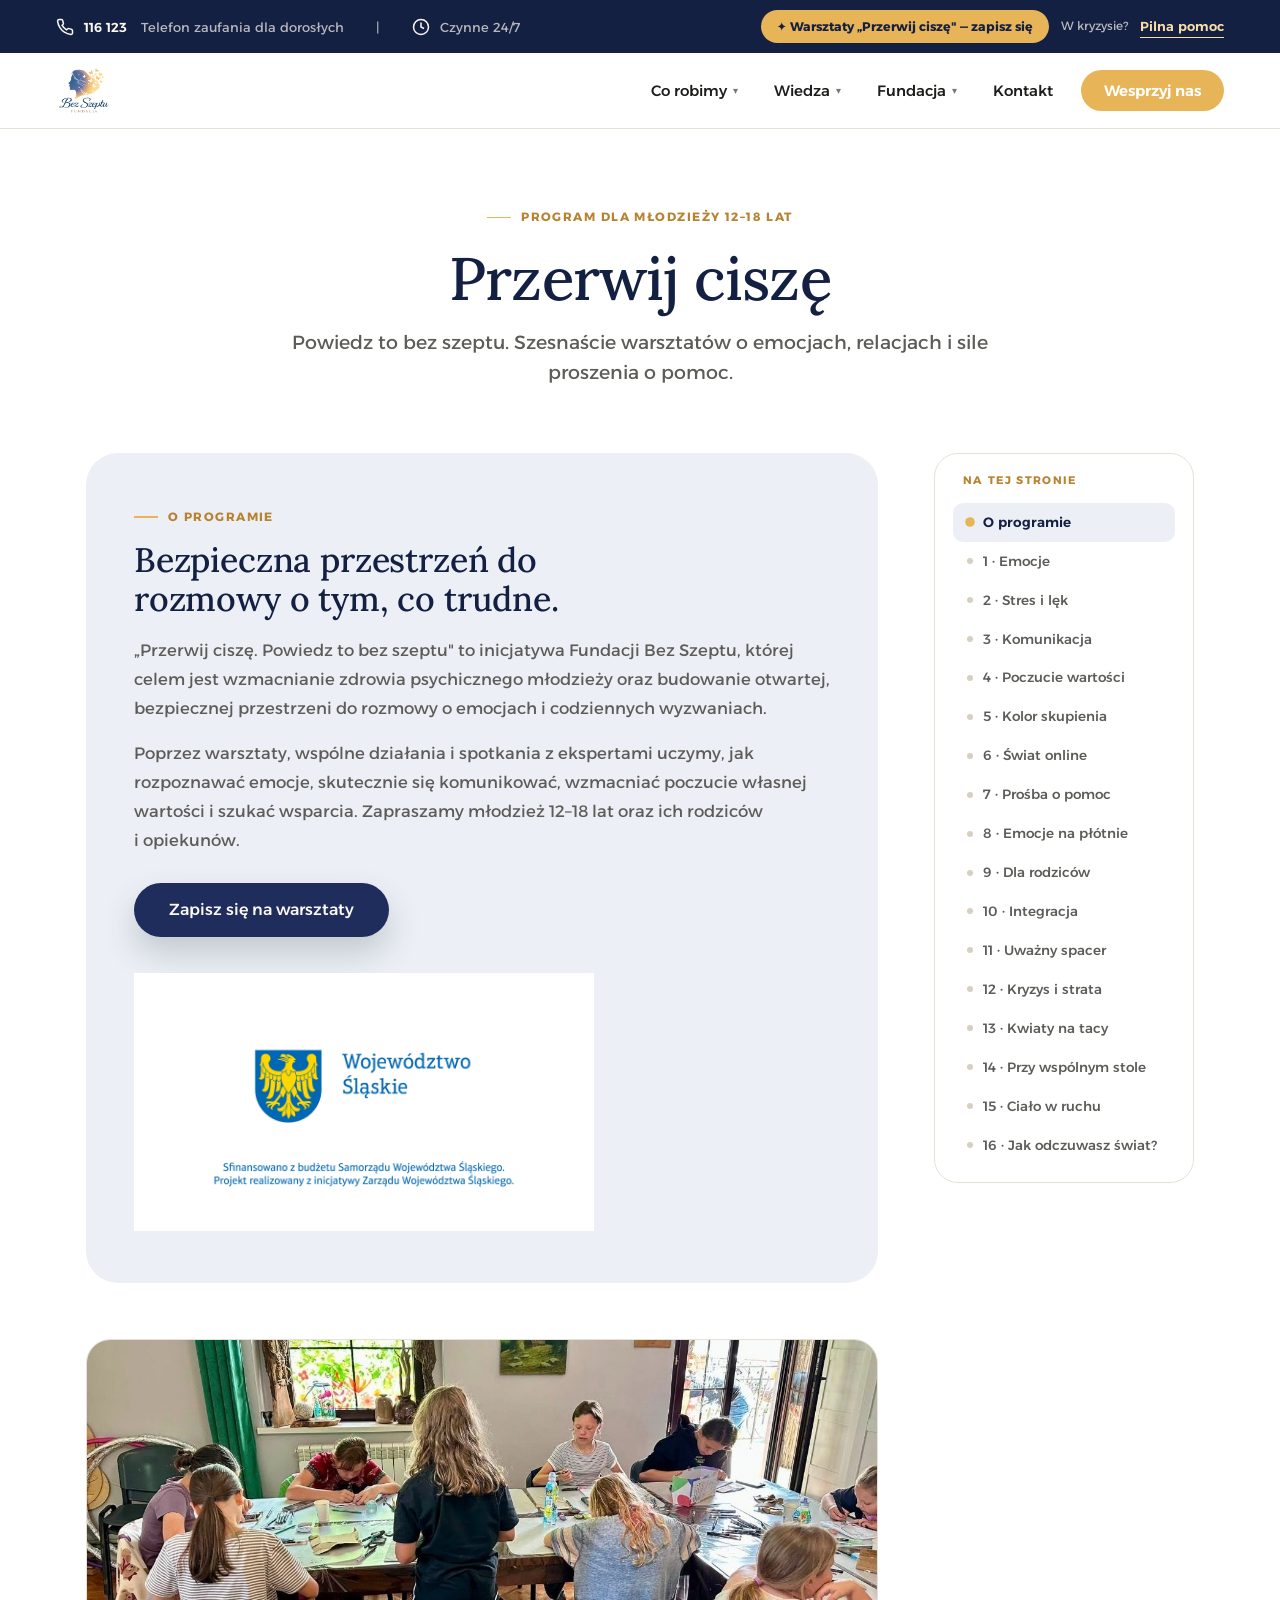
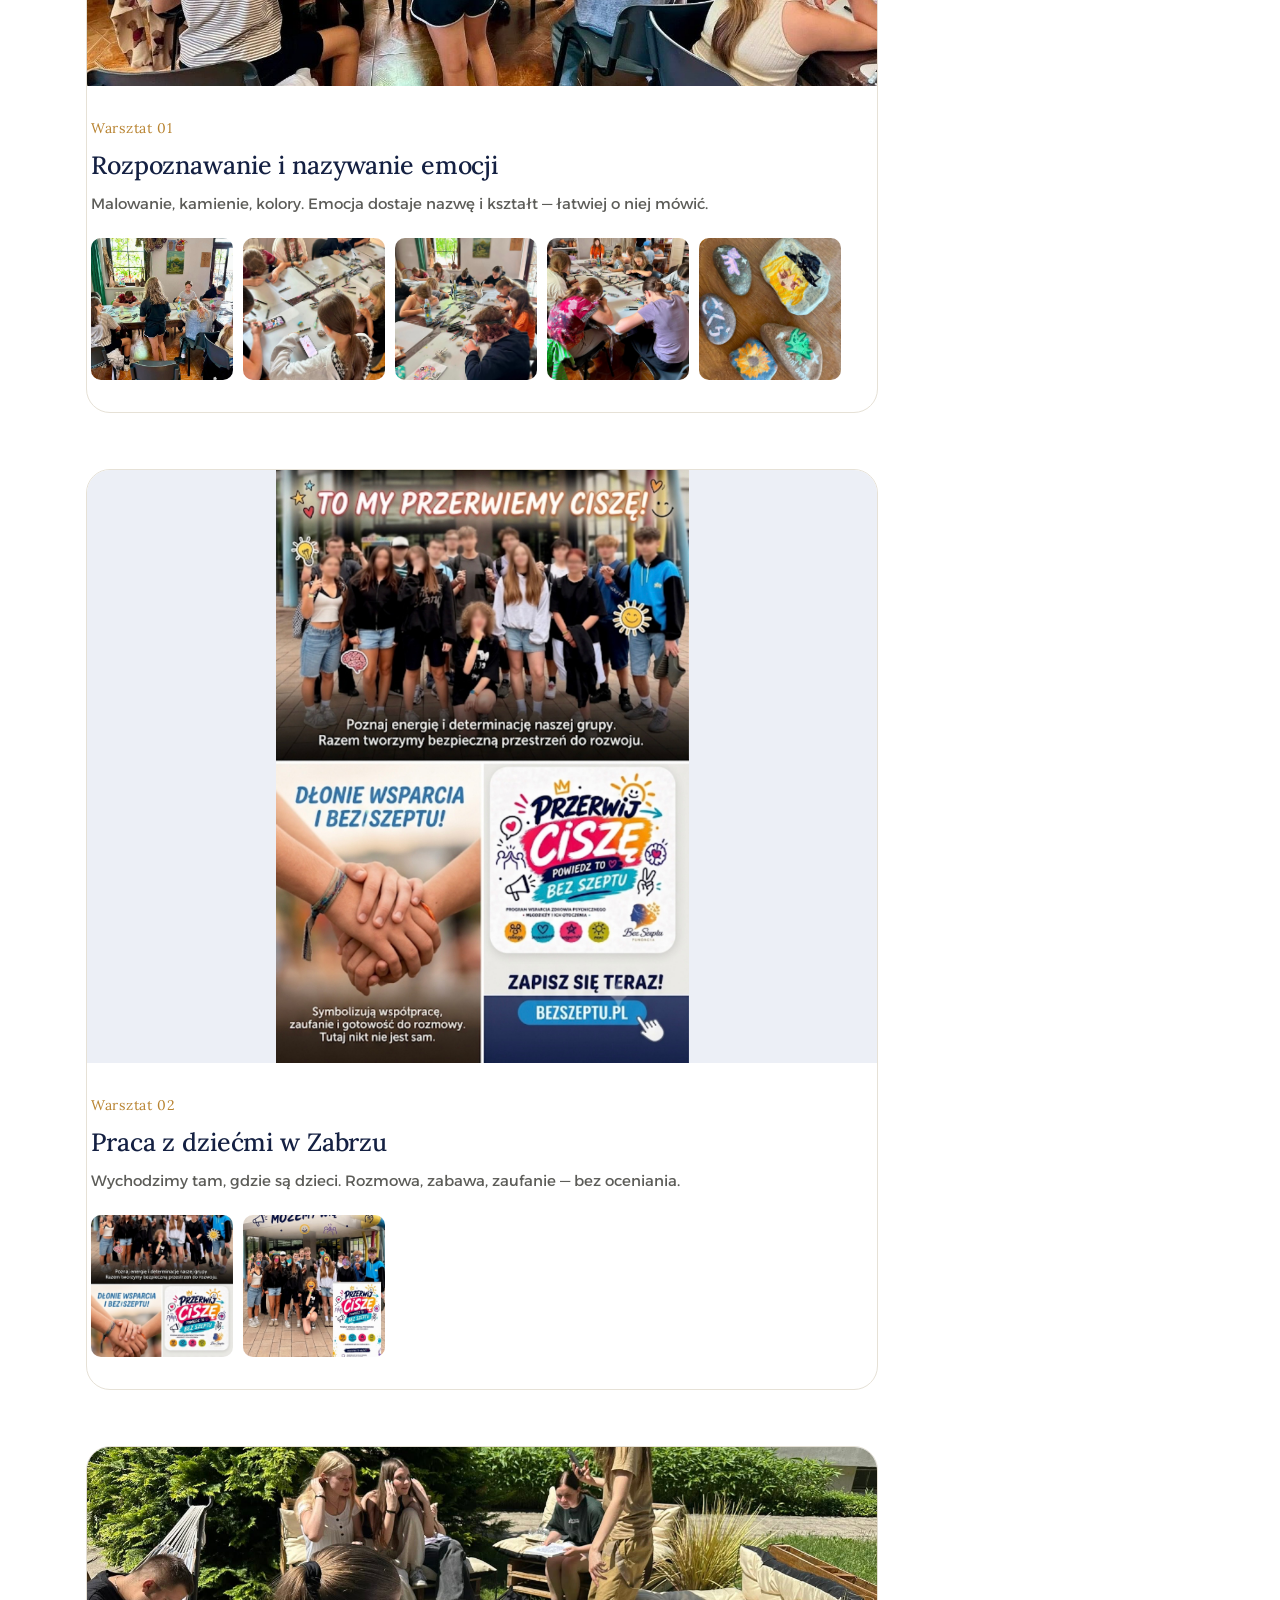
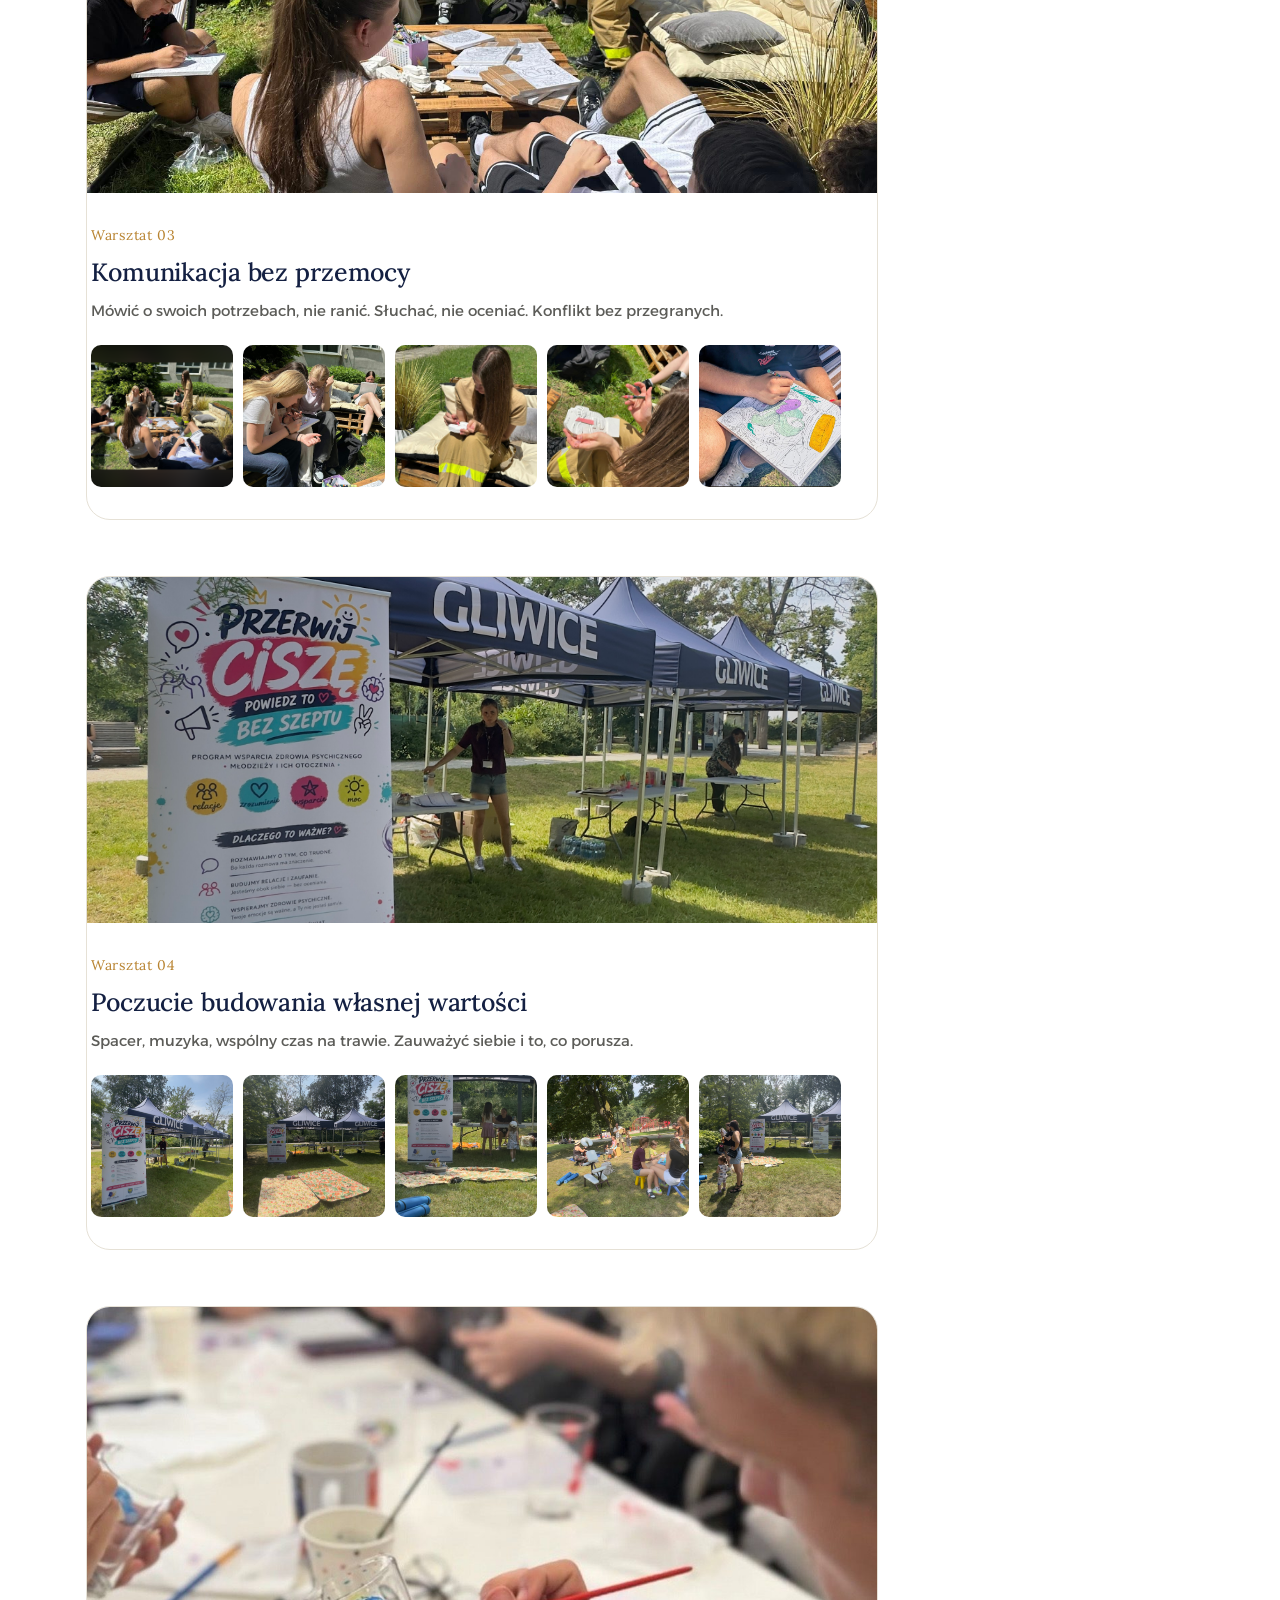
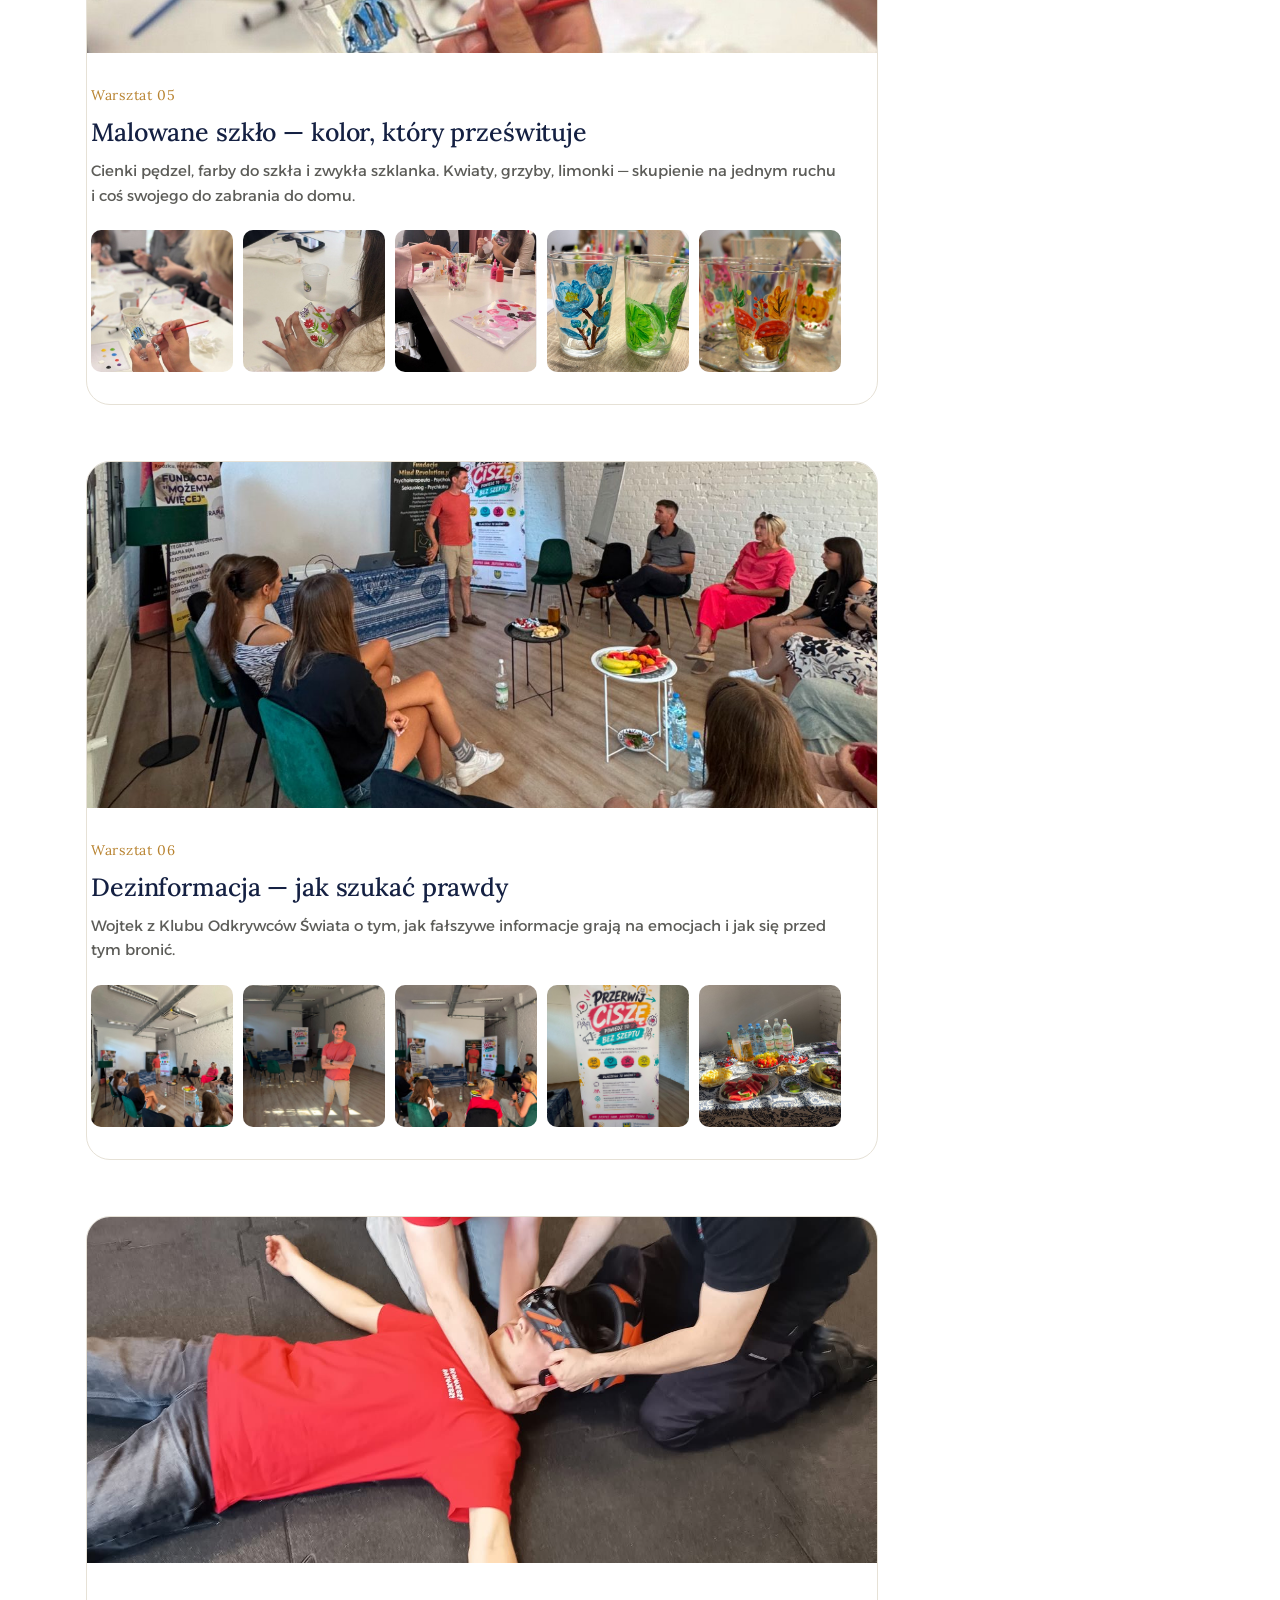
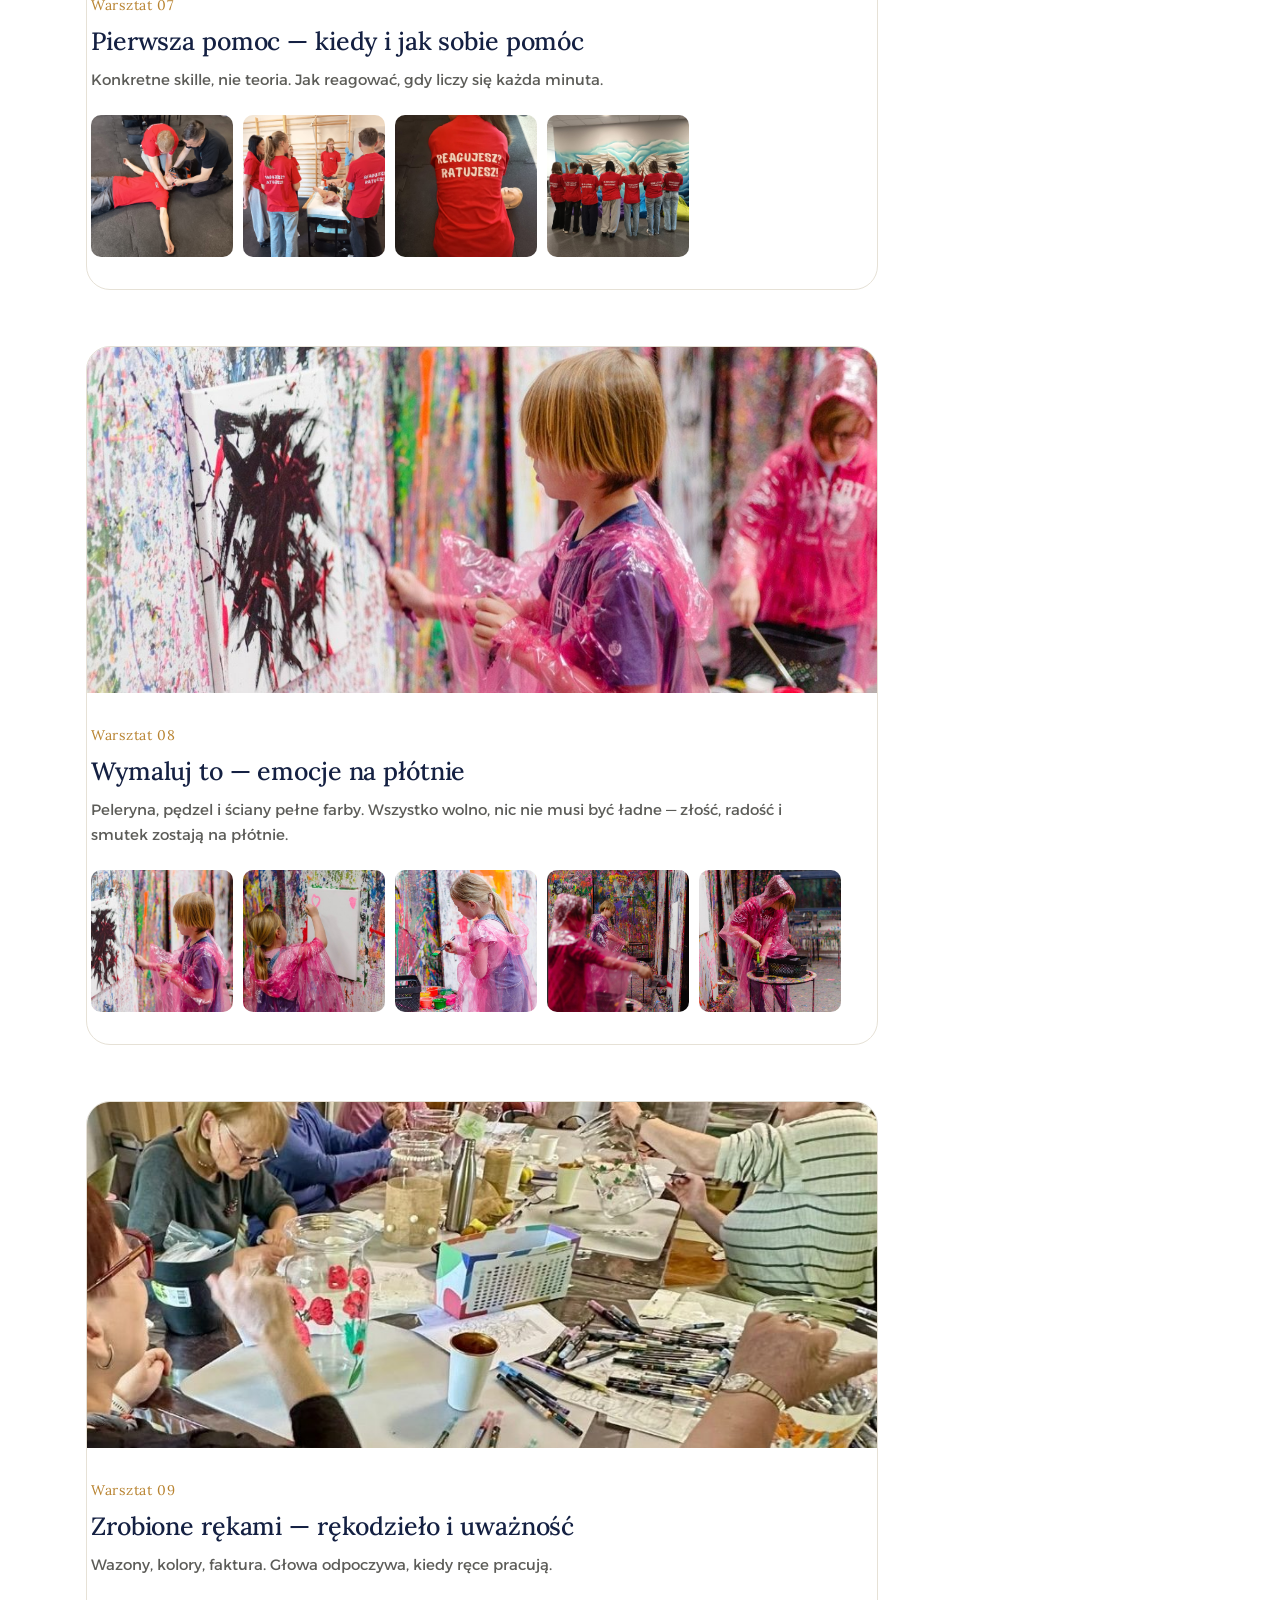
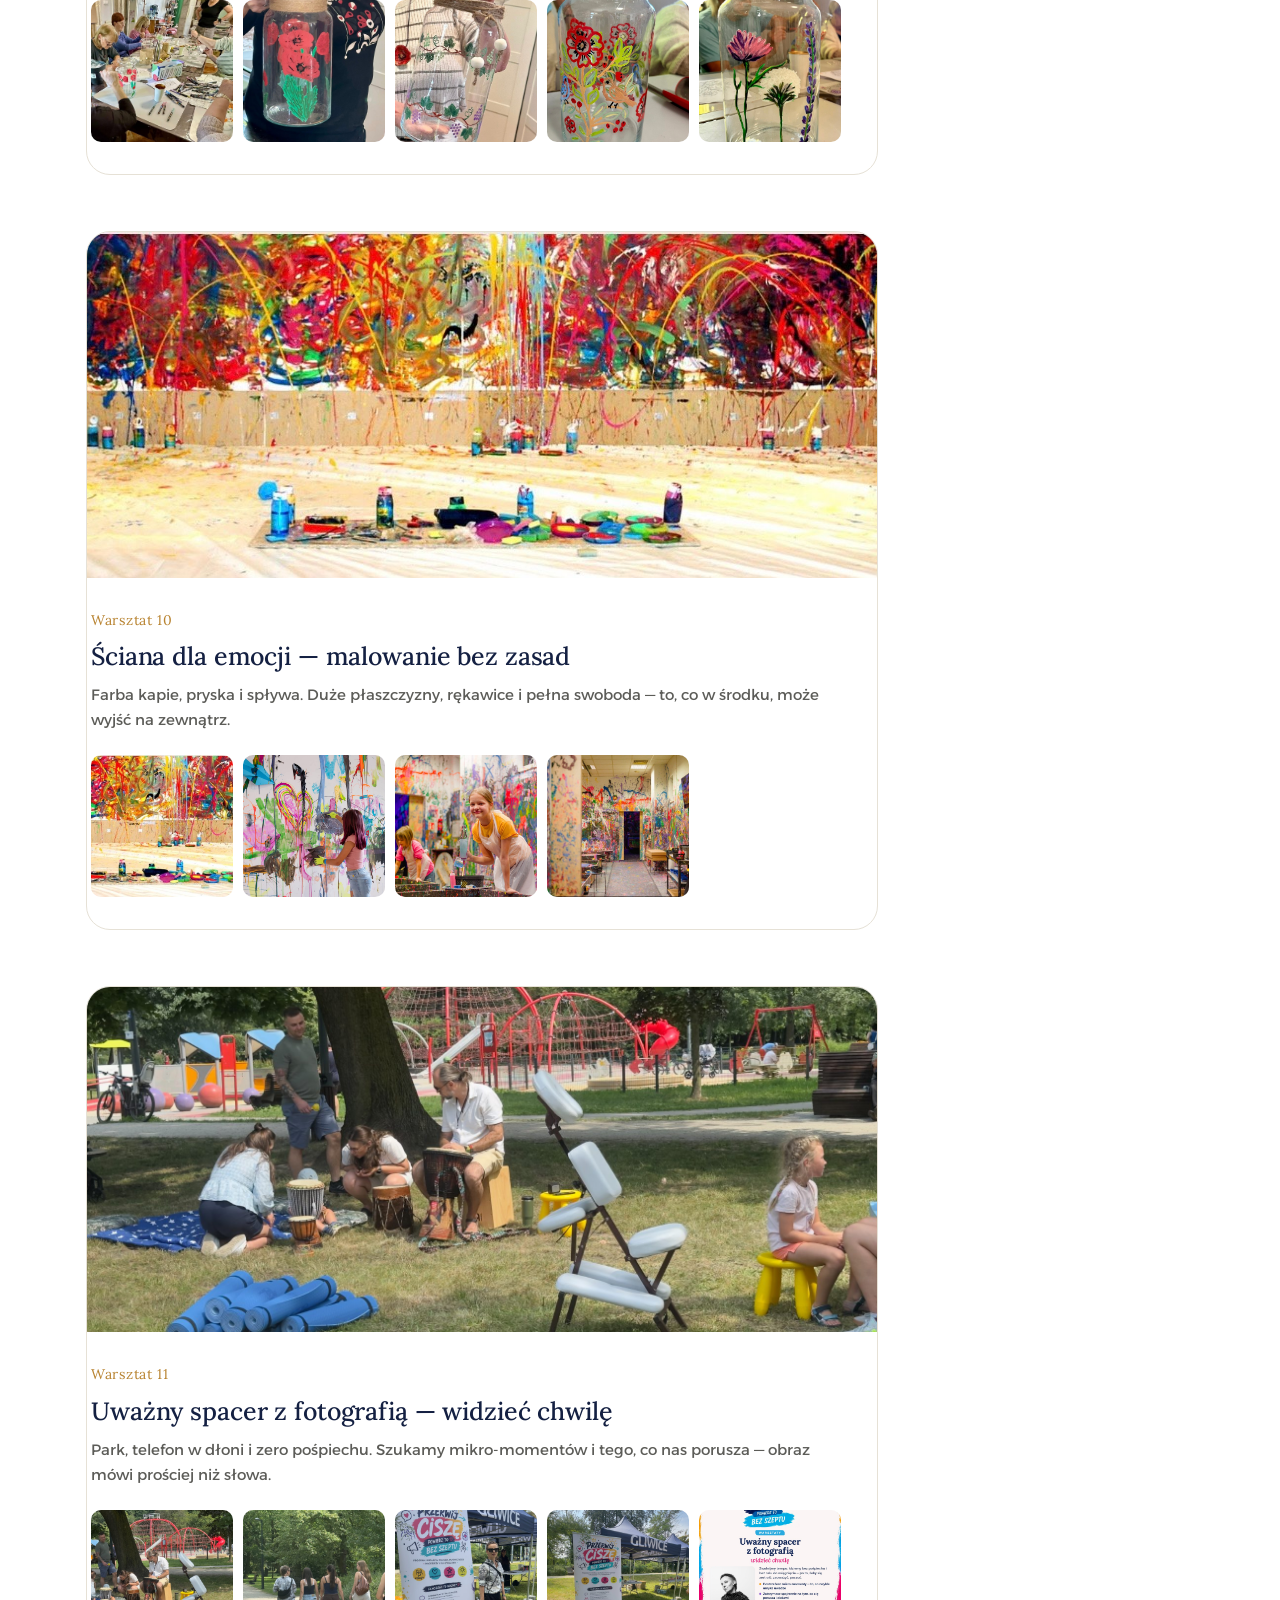
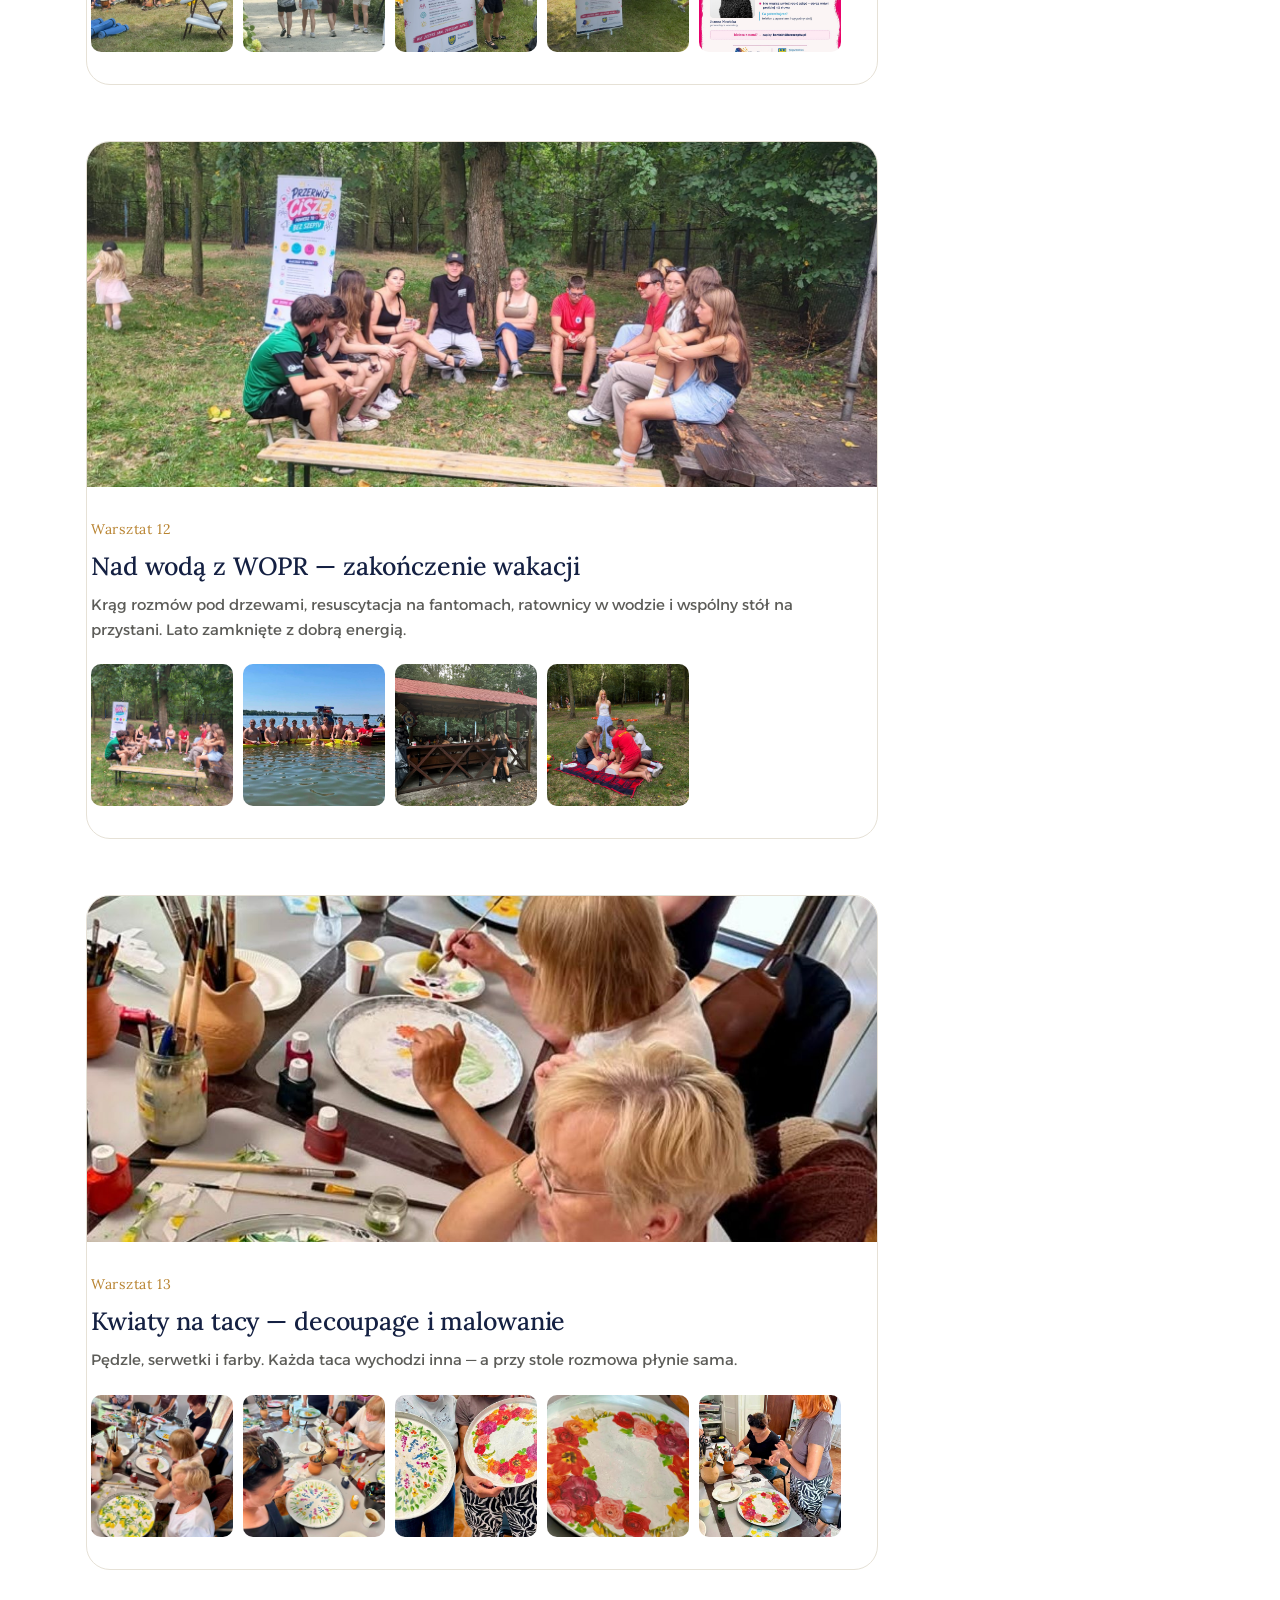
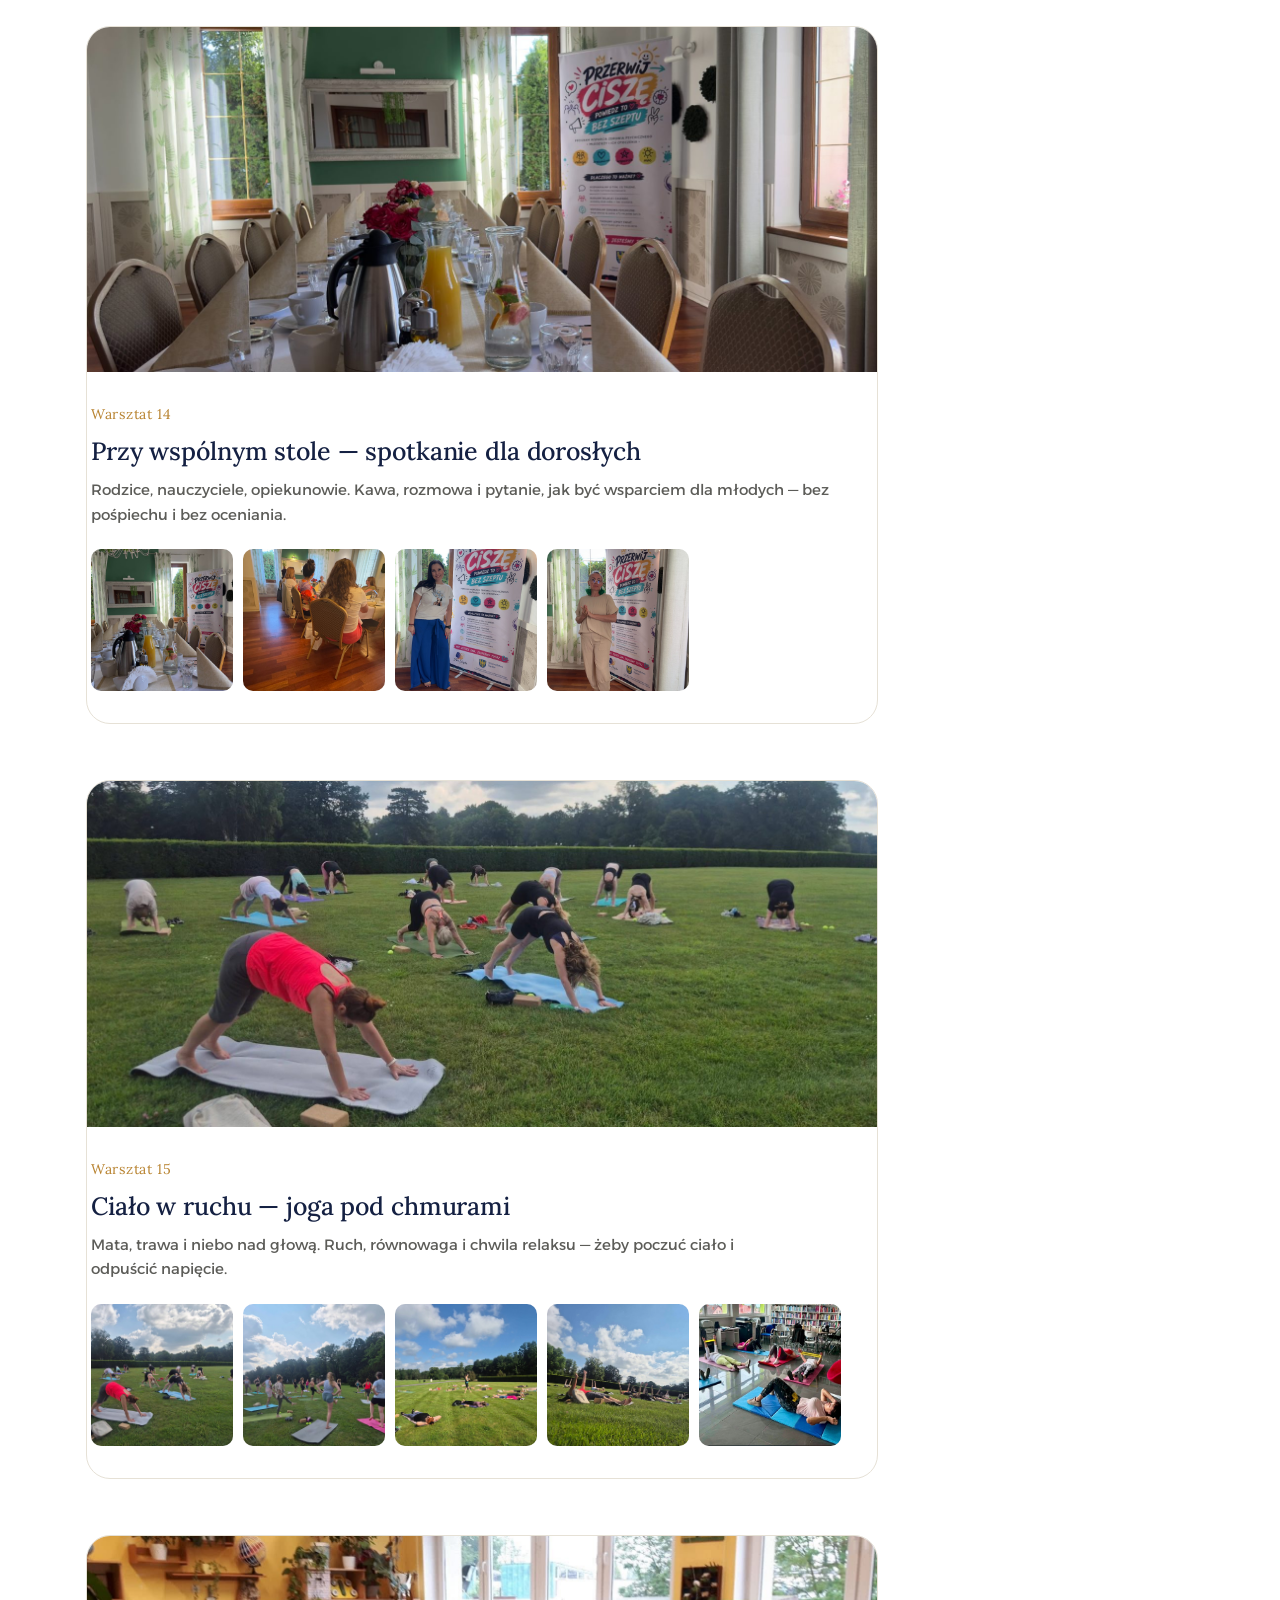
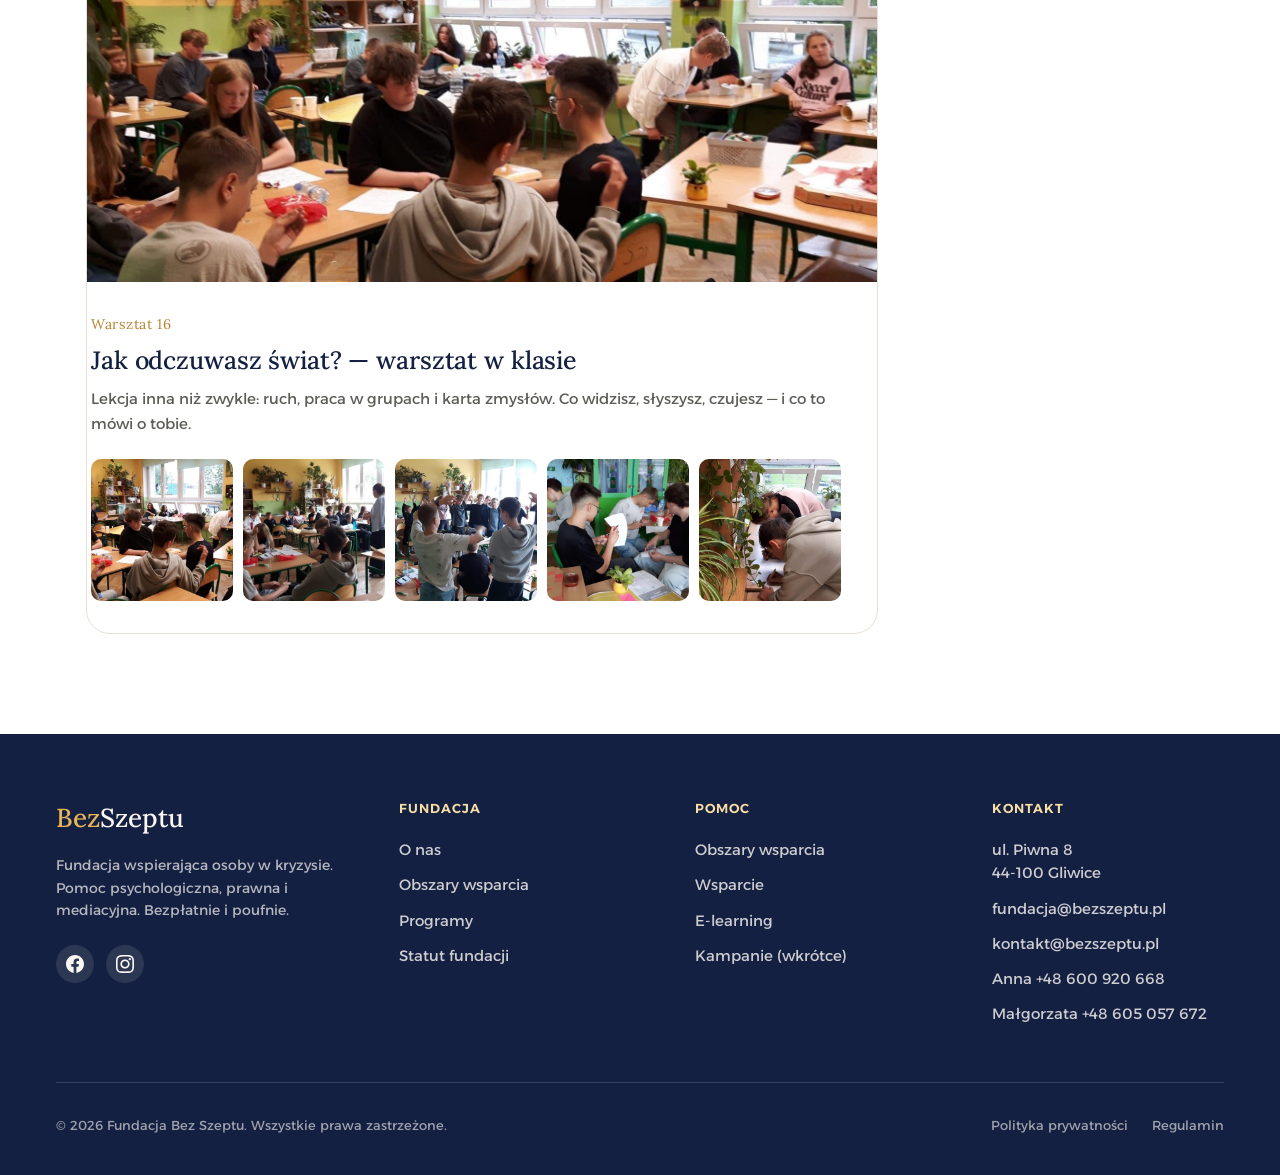
<file: przerwij-cisze.html>
<!DOCTYPE html>
<html lang="pl">
<head>
  <meta charset="UTF-8">
  <meta name="viewport" content="width=device-width, initial-scale=1.0">
  <title>Przerwij ciszę — Fundacja Bez Szeptu</title>
  <link rel="icon" type="image/svg+xml" href="data:image/svg+xml,%3Csvg xmlns='http://www.w3.org/2000/svg' viewBox='0 0 64 64'%3E%3Crect width='64' height='64' rx='14' fill='%231F2D5C'/%3E%3Cpath d='M20 46V18h9c5 0 8 2.4 8 6.6 0 2.7-1.4 4.6-3.8 5.5 3 .8 4.8 3 4.8 6 0 4.6-3.3 6.9-8.6 6.9zm5.6-16.7h3c2.2 0 3.5-1 3.5-2.9s-1.3-2.8-3.6-2.8h-2.9zm0 12.2h3.4c2.4 0 3.7-1 3.7-3s-1.4-3-3.9-3h-3.2z' fill='%23E8B458'/%3E%3C/svg%3E">
  <link rel="preconnect" href="https://fonts.googleapis.com">
  <link rel="preconnect" href="https://fonts.gstatic.com" crossorigin>
  <link href="https://fonts.googleapis.com/css2?family=Lora:ital,wght@0,400..700;1,400..700&family=Alexandria:wght@300;400;500;600;700&display=swap" rel="stylesheet">
  <link rel="stylesheet" href="assets/bs-styles.css">
  <style>
    .pc-layout {
      display: grid;
      grid-template-columns: 1fr 260px;
      gap: 56px;
      align-items: start;
      padding: 56px 56px 100px;
      max-width: 1220px;
      margin: 0 auto;
    }
    /* Sekcje */
    .pc-section { scroll-margin-top: 100px; margin-bottom: 56px; }
    .pc-section:last-child { margin-bottom: 0; }

    .pc-overview {
      background: var(--bs-sage-wash);
      border-radius: var(--r-xl);
      padding: 48px 48px 52px;
    }

    .pc-workshop {
      display: grid;
      grid-template-columns: 300px 1fr;
      gap: 32px;
      align-items: center;
      background: var(--bs-white);
      border: 1px solid var(--bs-line);
      border-radius: var(--r-lg);
      overflow: hidden;
      padding: 0;
    }
    .pc-workshop .pc-media { height: 100%; min-height: 240px; position: relative; }
    .pc-workshop .pc-media img { width: 100%; height: 100%; object-fit: cover; }
    .pc-ph {
      width: 100%; height: 100%; min-height: 240px;
      background: repeating-linear-gradient(45deg, var(--bs-sage-wash) 0 12px, #E4E9F3 12px 24px);
      display: flex; align-items: center; justify-content: center;
    }
    .pc-ph span {
      font-family: ui-monospace, "SF Mono", Menlo, monospace;
      font-size: 12px; color: var(--bs-sage); background: rgba(251,248,243,0.85);
      padding: 8px 14px; border-radius: var(--r-pill); text-align: center; max-width: 80%;
    }
    .pc-workshop .pc-body { padding: 32px 36px 32px 4px; }
    .pc-num {
      font-family: var(--font-display); font-size: 14px; color: var(--bs-clay-deep);
      letter-spacing: 0.05em; margin-bottom: 10px;
    }

    /* Boczne menu (scroll-spy) */
    .pc-nav {
      position: sticky;
      top: 100px;
      align-self: start;
      max-height: calc(100vh - 130px);
      overflow-y: auto;
      background: var(--bs-white);
      border: 1px solid var(--bs-line);
      border-radius: var(--r-lg);
      padding: 18px;
    }
    .pc-nav-title {
      font-size: 11px; font-weight: 700; letter-spacing: 0.12em; text-transform: uppercase;
      color: var(--bs-clay-deep); margin-bottom: 14px; padding: 0 10px;
    }
    .pc-nav a {
      display: flex; align-items: center; gap: 10px;
      padding: 9px 12px; border-radius: var(--r-sm);
      font-size: 13.5px; font-weight: 500; color: var(--bs-fg-2);
      text-decoration: none; transition: all 180ms;
      border-left: 2px solid transparent;
    }
    .pc-nav a .pc-dot {
      width: 6px; height: 6px; border-radius: 50%; background: var(--bs-line-2); flex-shrink: 0;
      transition: all 180ms;
    }
    .pc-nav a:hover { background: var(--bs-sage-wash); color: var(--bs-sage-deep); }
    .pc-nav a.active {
      background: var(--bs-sage-wash); color: var(--bs-sage-deep); font-weight: 600;
    }
    .pc-nav a.active .pc-dot { background: var(--bs-clay); transform: scale(1.6); }

    /* Warsztat: układ pionowy z mini galerią */
    .pc-workshop {
      display: block;
      padding: 0;
    }
    .pc-hero {
      width: 100%;
      aspect-ratio: 16 / 7;
      background-color: var(--bs-sage-wash);
      background-image: repeating-linear-gradient(45deg, var(--bs-sage-wash) 0 12px, #E4E9F3 12px 24px);
      background-size: cover;
      background-position: center;
      background-repeat: no-repeat;
    }
    .pc-hero--graphic {
      aspect-ratio: 4 / 3;
      background-size: contain;
      background-image: none;
      background-color: var(--bs-sage-wash);
    }
    .pc-body { padding: 30px 36px 32px; }
    .pc-gallery {
      display: grid;
      grid-template-columns: repeat(5, minmax(0, 1fr));
      gap: 10px;
    }
    .pc-thumb {
      aspect-ratio: 1 / 1;
      cursor: zoom-in;
      transition: transform 160ms, box-shadow 160ms;
      border-radius: var(--r-sm);
      background-color: var(--bs-sage-wash);
      background-image: repeating-linear-gradient(45deg, var(--bs-sage-wash) 0 8px, #E4E9F3 8px 16px);
      background-size: cover;
      background-position: center;
      background-repeat: no-repeat;
    }
    .pc-thumb:hover { transform: scale(1.04); box-shadow: 0 6px 18px rgba(31,45,92,0.18); }
    .pc-gallery + a { margin-top: 22px; }

    /* Lightbox */
    .pc-lb {
      position: fixed; inset: 0; z-index: 200;
      display: none; align-items: center; justify-content: center;
      background: rgba(20,26,45,0.9); padding: 32px;
    }
    .pc-lb.open { display: flex; }
    .pc-lb img {
      max-width: 100%; max-height: 100%;
      border-radius: var(--r-sm);
      box-shadow: 0 20px 60px rgba(0,0,0,0.5);
    }
    .pc-lb-close {
      position: absolute; top: 18px; right: 22px;
      width: 44px; height: 44px; border: 0; border-radius: 50%;
      background: rgba(251,248,243,0.14); color: #FBF8F3;
      font-size: 24px; line-height: 1; cursor: pointer;
    }
    .pc-lb-close:hover { background: rgba(251,248,243,0.26); }
    .pc-lb-nav {
      position: absolute; top: 50%; transform: translateY(-50%);
      width: 48px; height: 48px; border: 0; border-radius: 50%;
      background: rgba(251,248,243,0.14); color: #FBF8F3;
      font-size: 22px; cursor: pointer;
    }
    .pc-lb-nav:hover { background: rgba(251,248,243,0.26); }
    .pc-lb-prev { left: 18px; }
    .pc-lb-next { right: 18px; }
    .pc-soon {
      background: var(--bs-white);
      border: 1px dashed var(--bs-line-2);
      border-radius: var(--r-lg);
      padding: 30px 36px 32px;
    }

    @media (max-width: 1024px) {
      .pc-layout { grid-template-columns: 1fr; gap: 0; }
      .pc-nav { display: none; }
    }
    @media (max-width: 768px) {
      .pc-layout { padding: 40px 20px 72px; }
      .pc-workshop { grid-template-columns: 1fr; }
      .pc-workshop .pc-media, .pc-ph { min-height: 200px; }
      .pc-workshop .pc-body { padding: 24px 24px 28px; }
      .pc-overview { padding: 32px 24px 36px; }
    }
  </style>
</head>
<body>

<div class="bs-container">

  <div id="bs-header"></div>

  <!-- Page hero -->
  <section style="padding: 72px 56px 8px; text-align: center;">
    <span class="bs-eyebrow" style="justify-content: center;">Program dla młodzieży 12–18 lat</span>
    <h1 style="font-size: 60px; line-height: 1.05; margin-top: 20px; margin-bottom: 18px; letter-spacing: -0.015em;">Przerwij ciszę</h1>
    <p style="font-size: 19px; line-height: 1.6; color: var(--bs-fg-2); max-width: 720px; margin: 0 auto;">Powiedz to bez szeptu. Szesnaście warsztatów o emocjach, relacjach i sile proszenia o pomoc.</p>
  </section>

  <div class="pc-layout">

    <!-- KOLUMNA TREŚCI -->
    <div>

      <!-- s0: O programie -->
      <div class="pc-section pc-overview" id="s0">
        <span class="bs-eyebrow">O programie</span>
        <h2 style="font-size: 34px; line-height: 1.15; margin: 14px 0 18px;">Bezpieczna przestrzeń do rozmowy o tym, co trudne.</h2>
        <p style="font-size: 16.5px; line-height: 1.75; color: var(--bs-fg-2); margin-bottom: 16px;">„Przerwij ciszę. Powiedz to bez szeptu" to inicjatywa Fundacji Bez Szeptu, której celem jest wzmacnianie zdrowia psychicznego młodzieży oraz budowanie otwartej, bezpiecznej przestrzeni do rozmowy o emocjach i codziennych wyzwaniach.</p>
        <p style="font-size: 16.5px; line-height: 1.75; color: var(--bs-fg-2); margin-bottom: 28px;">Poprzez warsztaty, wspólne działania i spotkania z ekspertami uczymy, jak rozpoznawać emocje, skutecznie się komunikować, wzmacniać poczucie własnej wartości i szukać wsparcia. Zapraszamy młodzież 12–18 lat oraz ich rodziców i opiekunów.</p>
        <a href="https://docs.google.com/forms/d/e/1FAIpQLSeY14fpkEgWdrQxJjp15g3hb0569A6ZYGUd22OwexD-ic790Q/viewform" target="_blank" rel="noopener noreferrer" class="bs-btn bs-btn-primary" style="padding: 18px 34px; font-size: 16px; color: var(--bs-cream);">Zapisz się na warsztaty</a>
        <div style="margin-top: 36px;">
          <img src="uploads/plansza_ze_znakiem_graf.png" alt="Sfinansowano z budżetu Samorządu Województwa Śląskiego." style="width: 100%; max-width: 460px; height: auto;"/>
        </div>
      </div>

      <!-- Warsztaty s1–s10 -->
      <div class="pc-section pc-workshop" id="s1">
        <div class="pc-hero" style="background-image: url('uploads/warsztaty/w1-emocje-3.jpg');" role="img" aria-label="Warsztat: rozpoznawanie i nazywanie emocji"></div>
        <div class="pc-body">
          <div class="pc-num">Warsztat 01</div>
          <h3 style="font-size: 25px; line-height: 1.2; margin-bottom: 12px;">Rozpoznawanie i nazywanie emocji</h3>
          <p style="font-size: 15px; line-height: 1.65; color: var(--bs-fg-2); margin-bottom: 22px;">Malowanie, kamienie, kolory. Emocja dostaje nazwę i kształt — łatwiej o niej mówić.</p>
          <div class="pc-gallery">
            <div class="pc-thumb" role="button" tabindex="0" aria-label="Powiększ zdjęcie" style="background-image: url('uploads/warsztaty/w1-emocje-3.jpg');"></div>
            <div class="pc-thumb" role="button" tabindex="0" aria-label="Powiększ zdjęcie" style="background-image: url('uploads/warsztaty/w1-emocje-1.jpg');"></div>
            <div class="pc-thumb" role="button" tabindex="0" aria-label="Powiększ zdjęcie" style="background-image: url('uploads/warsztaty/w1-emocje-4.jpg');"></div>
            <div class="pc-thumb" role="button" tabindex="0" aria-label="Powiększ zdjęcie" style="background-image: url('uploads/warsztaty/w1-emocje-5.jpg');"></div>
            <div class="pc-thumb" role="button" tabindex="0" aria-label="Powiększ zdjęcie" style="background-image: url('uploads/warsztaty/w1-emocje-2.jpg');"></div>
          </div>
        </div>
      </div>

      <div class="pc-section pc-workshop" id="s2">
        <div class="pc-hero pc-hero--graphic" style="background-image: url('uploads/warsztaty/w2-1.jpg');" role="img" aria-label="Warsztat z dziećmi w Zabrzu"></div>
        <div class="pc-body">
          <div class="pc-num">Warsztat 02</div>
          <h3 style="font-size: 25px; line-height: 1.2; margin-bottom: 12px;">Praca z dziećmi w Zabrzu</h3>
          <p style="font-size: 15px; line-height: 1.65; color: var(--bs-fg-2); margin-bottom: 22px;">Wychodzimy tam, gdzie są dzieci. Rozmowa, zabawa, zaufanie — bez oceniania.</p>
          <div class="pc-gallery">
            <div class="pc-thumb" role="button" tabindex="0" aria-label="Powiększ zdjęcie" style="background-image: url('uploads/warsztaty/w2-1.jpg');"></div>
            <div class="pc-thumb" role="button" tabindex="0" aria-label="Powiększ zdjęcie" style="background-image: url('uploads/warsztaty/w2-2.jpg');"></div>
          </div>
        </div>
      </div>

      <div class="pc-section pc-workshop" id="s3">
        <div class="pc-hero" style="background-image: url('uploads/warsztaty/w3-1.png');" role="img" aria-label="Warsztat: komunikacja bez przemocy"></div>
        <div class="pc-body">
          <div class="pc-num">Warsztat 03</div>
          <h3 style="font-size: 25px; line-height: 1.2; margin-bottom: 12px;">Komunikacja bez przemocy</h3>
          <p style="font-size: 15px; line-height: 1.65; color: var(--bs-fg-2); margin-bottom: 22px;">Mówić o swoich potrzebach, nie ranić. Słuchać, nie oceniać. Konflikt bez przegranych.</p>
          <div class="pc-gallery">
            <div class="pc-thumb" role="button" tabindex="0" aria-label="Powiększ zdjęcie" style="background-image: url('uploads/warsztaty/w3-1.png');"></div>
            <div class="pc-thumb" role="button" tabindex="0" aria-label="Powiększ zdjęcie" style="background-image: url('uploads/warsztaty/w3-2.png');"></div>
            <div class="pc-thumb" role="button" tabindex="0" aria-label="Powiększ zdjęcie" style="background-image: url('uploads/warsztaty/w3-3.png');"></div>
            <div class="pc-thumb" role="button" tabindex="0" aria-label="Powiększ zdjęcie" style="background-image: url('uploads/warsztaty/w3-4.png');"></div>
            <div class="pc-thumb" role="button" tabindex="0" aria-label="Powiększ zdjęcie" style="background-image: url('uploads/warsztaty/w3-5.png');"></div>
          </div>
        </div>
      </div>

      <div class="pc-section pc-workshop" id="s4">
        <div class="pc-hero" style="background-image: url('uploads/warsztaty/w4-1.jpg');" role="img" aria-label="Warsztat: poczucie własnej wartości"></div>
        <div class="pc-body">
          <div class="pc-num">Warsztat 04</div>
          <h3 style="font-size: 25px; line-height: 1.2; margin-bottom: 12px;">Poczucie budowania własnej wartości</h3>
          <p style="font-size: 15px; line-height: 1.65; color: var(--bs-fg-2); margin-bottom: 22px;">Spacer, muzyka, wspólny czas na trawie. Zauważyć siebie i to, co porusza.</p>
          <div class="pc-gallery">
            <div class="pc-thumb" role="button" tabindex="0" aria-label="Powiększ zdjęcie" style="background-image: url('uploads/warsztaty/w4-1.jpg');"></div>
            <div class="pc-thumb" role="button" tabindex="0" aria-label="Powiększ zdjęcie" style="background-image: url('uploads/warsztaty/w4-2.jpg');"></div>
            <div class="pc-thumb" role="button" tabindex="0" aria-label="Powiększ zdjęcie" style="background-image: url('uploads/warsztaty/w4-3.jpg');"></div>
            <div class="pc-thumb" role="button" tabindex="0" aria-label="Powiększ zdjęcie" style="background-image: url('uploads/warsztaty/w4-4.jpg');"></div>
            <div class="pc-thumb" role="button" tabindex="0" aria-label="Powiększ zdjęcie" style="background-image: url('uploads/warsztaty/w4-5.jpg');"></div>
          </div>
        </div>
      </div>

      <div class="pc-section pc-workshop" id="s5">
        <div class="pc-hero" style="background-image: url('uploads/warsztaty/w5-1.jpg');" role="img" aria-label="Malowanie szklanki cienkim pędzlem"></div>
        <div class="pc-body">
          <div class="pc-num">Warsztat 05</div>
          <h3 style="font-size: 25px; line-height: 1.2; margin-bottom: 12px;">Malowane szkło — kolor, który prześwituje</h3>
          <p style="font-size: 15px; line-height: 1.65; color: var(--bs-fg-2); margin-bottom: 22px;">Cienki pędzel, farby do szkła i zwykła szklanka. Kwiaty, grzyby, limonki — skupienie na jednym ruchu i coś swojego do zabrania do domu.</p>
          <div class="pc-gallery">
            <div class="pc-thumb" role="button" tabindex="0" aria-label="Powiększ zdjęcie" style="background-image: url('uploads/warsztaty/w5-1.jpg');"></div>
            <div class="pc-thumb" role="button" tabindex="0" aria-label="Powiększ zdjęcie" style="background-image: url('uploads/warsztaty/w5-2.jpg');"></div>
            <div class="pc-thumb" role="button" tabindex="0" aria-label="Powiększ zdjęcie" style="background-image: url('uploads/warsztaty/w5-3.jpg');"></div>
            <div class="pc-thumb" role="button" tabindex="0" aria-label="Powiększ zdjęcie" style="background-image: url('uploads/warsztaty/w5-4.jpg');"></div>
            <div class="pc-thumb" role="button" tabindex="0" aria-label="Powiększ zdjęcie" style="background-image: url('uploads/warsztaty/w5-5.jpg');"></div>
          </div>
        </div>
      </div>

      <div class="pc-section pc-workshop" id="s6">
        <div class="pc-hero" style="background-image: url('uploads/warsztaty/w6-online-4.jpg'); background-position: center 72%;" role="img" aria-label="Warsztat o dezinformacji z Wojtkiem"></div>
        <div class="pc-body">
          <div class="pc-num">Warsztat 06</div>
          <h3 style="font-size: 25px; line-height: 1.2; margin-bottom: 12px;">Dezinformacja — jak szukać prawdy</h3>
          <p style="font-size: 15px; line-height: 1.65; color: var(--bs-fg-2); margin-bottom: 22px;">Wojtek z Klubu Odkrywców Świata o tym, jak fałszywe informacje grają na emocjach i jak się przed tym bronić.</p>
          <div class="pc-gallery">
            <div class="pc-thumb" role="button" tabindex="0" aria-label="Powiększ zdjęcie" style="background-image: url('uploads/warsztaty/w6-online-4.jpg');"></div>
            <div class="pc-thumb" role="button" tabindex="0" aria-label="Powiększ zdjęcie" style="background-image: url('uploads/warsztaty/w6-online-5.jpg');"></div>
            <div class="pc-thumb" role="button" tabindex="0" aria-label="Powiększ zdjęcie" style="background-image: url('uploads/warsztaty/w6-online-3.jpg');"></div>
            <div class="pc-thumb" role="button" tabindex="0" aria-label="Powiększ zdjęcie" style="background-image: url('uploads/warsztaty/w6-online-2.jpg');"></div>
            <div class="pc-thumb" role="button" tabindex="0" aria-label="Powiększ zdjęcie" style="background-image: url('uploads/warsztaty/w6-online-1.jpg');"></div>
          </div>
        </div>
      </div>

      <div class="pc-section pc-workshop" id="s7">
        <div class="pc-hero" style="background-image: url('uploads/warsztaty/w7-1.jpg');" role="img" aria-label="Warsztat pierwszej pomocy"></div>
        <div class="pc-body">
          <div class="pc-num">Warsztat 07</div>
          <h3 style="font-size: 25px; line-height: 1.2; margin-bottom: 12px;">Pierwsza pomoc — kiedy i jak sobie pomóc</h3>
          <p style="font-size: 15px; line-height: 1.65; color: var(--bs-fg-2); margin-bottom: 22px;">Konkretne skille, nie teoria. Jak reagować, gdy liczy się każda minuta.</p>
          <div class="pc-gallery">
            <div class="pc-thumb" role="button" tabindex="0" aria-label="Powiększ zdjęcie" style="background-image: url('uploads/warsztaty/w7-1.jpg');"></div>
            <div class="pc-thumb" role="button" tabindex="0" aria-label="Powiększ zdjęcie" style="background-image: url('uploads/warsztaty/w7-2.jpg');"></div>
            <div class="pc-thumb" role="button" tabindex="0" aria-label="Powiększ zdjęcie" style="background-image: url('uploads/warsztaty/w7-3.jpg');"></div>
            <div class="pc-thumb" role="button" tabindex="0" aria-label="Powiększ zdjęcie" style="background-image: url('uploads/warsztaty/w7-4.jpg');"></div>
          </div>
        </div>
      </div>

      <div class="pc-section pc-workshop" id="s8">
        <div class="pc-hero" style="background-image: url('uploads/warsztaty/w8-1.jpg');" role="img" aria-label="Dziecko malujące na płótnie w pracowni"></div>
        <div class="pc-body">
          <div class="pc-num">Warsztat 08</div>
          <h3 style="font-size: 25px; line-height: 1.2; margin-bottom: 12px;">Wymaluj to — emocje na płótnie</h3>
          <p style="font-size: 15px; line-height: 1.65; color: var(--bs-fg-2); margin-bottom: 22px;">Peleryna, pędzel i ściany pełne farby. Wszystko wolno, nic nie musi być ładne — złość, radość i smutek zostają na płótnie.</p>
          <div class="pc-gallery">
            <div class="pc-thumb" role="button" tabindex="0" aria-label="Powiększ zdjęcie" style="background-image: url('uploads/warsztaty/w8-1.jpg');"></div>
            <div class="pc-thumb" role="button" tabindex="0" aria-label="Powiększ zdjęcie" style="background-image: url('uploads/warsztaty/w8-2.jpg');"></div>
            <div class="pc-thumb" role="button" tabindex="0" aria-label="Powiększ zdjęcie" style="background-image: url('uploads/warsztaty/w8-3.jpg');"></div>
            <div class="pc-thumb" role="button" tabindex="0" aria-label="Powiększ zdjęcie" style="background-image: url('uploads/warsztaty/w8-4.jpg');"></div>
            <div class="pc-thumb" role="button" tabindex="0" aria-label="Powiększ zdjęcie" style="background-image: url('uploads/warsztaty/w8-5.jpg');"></div>
          </div>
        </div>
      </div>

      <div class="pc-section pc-workshop" id="s9">
        <div class="pc-hero" style="background-image: url('uploads/warsztaty/w9-6.jpg');" role="img" aria-label="Warsztaty rękodzieła"></div>
        <div class="pc-body">
          <div class="pc-num">Warsztat 09</div>
          <h3 style="font-size: 25px; line-height: 1.2; margin-bottom: 12px;">Zrobione rękami — rękodzieło i uważność</h3>
          <p style="font-size: 15px; line-height: 1.65; color: var(--bs-fg-2); margin-bottom: 22px;">Wazony, kolory, faktura. Głowa odpoczywa, kiedy ręce pracują.</p>
          <div class="pc-gallery">
            <div class="pc-thumb" role="button" tabindex="0" aria-label="Powiększ zdjęcie" style="background-image: url('uploads/warsztaty/w9-6.jpg');"></div>
            <div class="pc-thumb" role="button" tabindex="0" aria-label="Powiększ zdjęcie" style="background-image: url('uploads/warsztaty/w9-2.jpg');"></div>
            <div class="pc-thumb" role="button" tabindex="0" aria-label="Powiększ zdjęcie" style="background-image: url('uploads/warsztaty/w9-3.jpg');"></div>
            <div class="pc-thumb" role="button" tabindex="0" aria-label="Powiększ zdjęcie" style="background-image: url('uploads/warsztaty/w9-4.jpg');"></div>
            <div class="pc-thumb" role="button" tabindex="0" aria-label="Powiększ zdjęcie" style="background-image: url('uploads/warsztaty/w9-5.jpg');"></div>
          </div>
        </div>
      </div>

      <div class="pc-section pc-workshop" id="s10">
        <div class="pc-hero" style="background-image: url('uploads/warsztaty/w10-1.jpg');" role="img" aria-label="Ściana pokryta farbą i stanowisko z farbami"></div>
        <div class="pc-body">
          <div class="pc-num">Warsztat 10</div>
          <h3 style="font-size: 25px; line-height: 1.2; margin-bottom: 12px;">Ściana dla emocji — malowanie bez zasad</h3>
          <p style="font-size: 15px; line-height: 1.65; color: var(--bs-fg-2); margin-bottom: 22px;">Farba kapie, pryska i spływa. Duże płaszczyzny, rękawice i pełna swoboda — to, co w środku, może wyjść na zewnątrz.</p>
          <div class="pc-gallery">
            <div class="pc-thumb" role="button" tabindex="0" aria-label="Powiększ zdjęcie" style="background-image: url('uploads/warsztaty/w10-1.jpg');"></div>
            <div class="pc-thumb" role="button" tabindex="0" aria-label="Powiększ zdjęcie" style="background-image: url('uploads/warsztaty/w10-2.jpg');"></div>
            <div class="pc-thumb" role="button" tabindex="0" aria-label="Powiększ zdjęcie" style="background-image: url('uploads/warsztaty/w10-3.jpg');"></div>
            <div class="pc-thumb" role="button" tabindex="0" aria-label="Powiększ zdjęcie" style="background-image: url('uploads/warsztaty/w10-4.jpg');"></div>
          </div>
        </div>
      </div>

      <div class="pc-section pc-workshop" id="s11">
        <div class="pc-hero" style="background-image: url('uploads/warsztaty/w11-5.jpg'); background-position: 40% center;" role="img" aria-label="Bębny i strefa relaksu w parku"></div>
        <div class="pc-body">
          <div class="pc-num">Warsztat 11</div>
          <h3 style="font-size: 25px; line-height: 1.2; margin-bottom: 12px;">Uważny spacer z fotografią — widzieć chwilę</h3>
          <p style="font-size: 15px; line-height: 1.65; color: var(--bs-fg-2); margin-bottom: 22px;">Park, telefon w dłoni i zero pośpiechu. Szukamy mikro-momentów i tego, co nas porusza — obraz mówi prościej niż słowa.</p>
          <div class="pc-gallery">
            <div class="pc-thumb" role="button" tabindex="0" aria-label="Powiększ zdjęcie" style="background-image: url('uploads/warsztaty/w11-5.jpg');"></div>
            <div class="pc-thumb" role="button" tabindex="0" aria-label="Powiększ zdjęcie" style="background-image: url('uploads/warsztaty/w11-1.jpg');"></div>
            <div class="pc-thumb" role="button" tabindex="0" aria-label="Powiększ zdjęcie" style="background-image: url('uploads/warsztaty/w11-4.jpg');"></div>
            <div class="pc-thumb" role="button" tabindex="0" aria-label="Powiększ zdjęcie" style="background-image: url('uploads/warsztaty/w11-3.jpg');"></div>
            <div class="pc-thumb" role="button" tabindex="0" aria-label="Powiększ zdjęcie" style="background-image: url('uploads/warsztaty/w11-2.jpg');"></div>
          </div>
        </div>
      </div>

      <div class="pc-section pc-workshop" id="s12">
        <div class="pc-hero" style="background-image: url('uploads/warsztaty/w12-1.jpg');" role="img" aria-label="Krąg rozmów nad wodą z WOPR"></div>
        <div class="pc-body">
          <div class="pc-num">Warsztat 12</div>
          <h3 style="font-size: 25px; line-height: 1.2; margin-bottom: 12px;">Nad wodą z WOPR — zakończenie wakacji</h3>
          <p style="font-size: 15px; line-height: 1.65; color: var(--bs-fg-2); margin-bottom: 22px;">Krąg rozmów pod drzewami, resuscytacja na fantomach, ratownicy w wodzie i wspólny stół na przystani. Lato zamknięte z dobrą energią.</p>
          <div class="pc-gallery">
            <div class="pc-thumb" role="button" tabindex="0" aria-label="Powiększ zdjęcie" style="background-image: url('uploads/warsztaty/w12-1.jpg');"></div>
            <div class="pc-thumb" role="button" tabindex="0" aria-label="Powiększ zdjęcie" style="background-image: url('uploads/warsztaty/w12-2.jpg');"></div>
            <div class="pc-thumb" role="button" tabindex="0" aria-label="Powiększ zdjęcie" style="background-image: url('uploads/warsztaty/w12-4.jpg');"></div>
            <div class="pc-thumb" role="button" tabindex="0" aria-label="Powiększ zdjęcie" style="background-image: url('uploads/warsztaty/w12-3.jpg');"></div>
          </div>
        </div>
      </div>

      <div class="pc-section pc-workshop" id="s13">
        <div class="pc-hero" style="background-image: url('uploads/warsztaty/w13-1.jpg');" role="img" aria-label="Uczestniczki malujące tace przy wspólnym stole"></div>
        <div class="pc-body">
          <div class="pc-num">Warsztat 13</div>
          <h3 style="font-size: 25px; line-height: 1.2; margin-bottom: 12px;">Kwiaty na tacy — decoupage i malowanie</h3>
          <p style="font-size: 15px; line-height: 1.65; color: var(--bs-fg-2); margin-bottom: 22px;">Pędzle, serwetki i farby. Każda taca wychodzi inna — a przy stole rozmowa płynie sama.</p>
          <div class="pc-gallery">
            <div class="pc-thumb" role="button" tabindex="0" aria-label="Powiększ zdjęcie" style="background-image: url('uploads/warsztaty/w13-1.jpg');"></div>
            <div class="pc-thumb" role="button" tabindex="0" aria-label="Powiększ zdjęcie" style="background-image: url('uploads/warsztaty/w13-2.jpg');"></div>
            <div class="pc-thumb" role="button" tabindex="0" aria-label="Powiększ zdjęcie" style="background-image: url('uploads/warsztaty/w13-4.jpg');"></div>
            <div class="pc-thumb" role="button" tabindex="0" aria-label="Powiększ zdjęcie" style="background-image: url('uploads/warsztaty/w13-5.jpg');"></div>
            <div class="pc-thumb" role="button" tabindex="0" aria-label="Powiększ zdjęcie" style="background-image: url('uploads/warsztaty/w13-3.jpg');"></div>
          </div>
        </div>
      </div>

      <div class="pc-section pc-workshop" id="s14">
        <div class="pc-hero" style="background-image: url('uploads/warsztaty/w14-6.jpg');" role="img" aria-label="Nakryty stół i roll-up programu Przerwij ciszę"></div>
        <div class="pc-body">
          <div class="pc-num">Warsztat 14</div>
          <h3 style="font-size: 25px; line-height: 1.2; margin-bottom: 12px;">Przy wspólnym stole — spotkanie dla dorosłych</h3>
          <p style="font-size: 15px; line-height: 1.65; color: var(--bs-fg-2); margin-bottom: 22px;">Rodzice, nauczyciele, opiekunowie. Kawa, rozmowa i pytanie, jak być wsparciem dla młodych — bez pośpiechu i bez oceniania.</p>
          <div class="pc-gallery">
            <div class="pc-thumb" role="button" tabindex="0" aria-label="Powiększ zdjęcie" style="background-image: url('uploads/warsztaty/w14-6.jpg');"></div>
            <div class="pc-thumb" role="button" tabindex="0" aria-label="Powiększ zdjęcie" style="background-image: url('uploads/warsztaty/w14-2.jpg');"></div>
            <div class="pc-thumb" role="button" tabindex="0" aria-label="Powiększ zdjęcie" style="background-image: url('uploads/warsztaty/w14-4.jpg');"></div>
            <div class="pc-thumb" role="button" tabindex="0" aria-label="Powiększ zdjęcie" style="background-image: url('uploads/warsztaty/w14-5.jpg');"></div>
          </div>
        </div>
      </div>

      <div class="pc-section pc-workshop" id="s15">
        <div class="pc-hero" style="background-image: url('uploads/warsztaty/w15-1.jpg'); background-position: center 70%;" role="img" aria-label="Joga na trawie w parku"></div>
        <div class="pc-body">
          <div class="pc-num">Warsztat 15</div>
          <h3 style="font-size: 25px; line-height: 1.2; margin-bottom: 12px;">Ciało w ruchu — joga pod chmurami</h3>
          <p style="font-size: 15px; line-height: 1.65; color: var(--bs-fg-2); margin-bottom: 22px;">Mata, trawa i niebo nad głową. Ruch, równowaga i chwila relaksu — żeby poczuć ciało i odpuścić napięcie.</p>
          <div class="pc-gallery">
            <div class="pc-thumb" role="button" tabindex="0" aria-label="Powiększ zdjęcie" style="background-image: url('uploads/warsztaty/w15-1.jpg');"></div>
            <div class="pc-thumb" role="button" tabindex="0" aria-label="Powiększ zdjęcie" style="background-image: url('uploads/warsztaty/w15-2.jpg');"></div>
            <div class="pc-thumb" role="button" tabindex="0" aria-label="Powiększ zdjęcie" style="background-image: url('uploads/warsztaty/w15-3.jpg');"></div>
            <div class="pc-thumb" role="button" tabindex="0" aria-label="Powiększ zdjęcie" style="background-image: url('uploads/warsztaty/w15-4.jpg');"></div>
            <div class="pc-thumb" role="button" tabindex="0" aria-label="Powiększ zdjęcie" style="background-image: url('uploads/warsztaty/w15-5.jpg');"></div>
          </div>
        </div>
      </div>

      <div class="pc-section pc-workshop" id="s16">
        <div class="pc-hero" style="background-image: url('uploads/warsztaty/w16-1.jpg');" role="img" aria-label="Warsztat w klasie — rozmowa w grupach"></div>
        <div class="pc-body">
          <div class="pc-num">Warsztat 16</div>
          <h3 style="font-size: 25px; line-height: 1.2; margin-bottom: 12px;">Jak odczuwasz świat? — warsztat w klasie</h3>
          <p style="font-size: 15px; line-height: 1.65; color: var(--bs-fg-2); margin-bottom: 22px;">Lekcja inna niż zwykle: ruch, praca w grupach i karta zmysłów. Co widzisz, słyszysz, czujesz — i co to mówi o tobie.</p>
          <div class="pc-gallery">
            <div class="pc-thumb" role="button" tabindex="0" aria-label="Powiększ zdjęcie" style="background-image: url('uploads/warsztaty/w16-1.jpg');"></div>
            <div class="pc-thumb" role="button" tabindex="0" aria-label="Powiększ zdjęcie" style="background-image: url('uploads/warsztaty/w16-2.jpg');"></div>
            <div class="pc-thumb" role="button" tabindex="0" aria-label="Powiększ zdjęcie" style="background-image: url('uploads/warsztaty/w16-3.jpg');"></div>
            <div class="pc-thumb" role="button" tabindex="0" aria-label="Powiększ zdjęcie" style="background-image: url('uploads/warsztaty/w16-4.jpg');"></div>
            <div class="pc-thumb" role="button" tabindex="0" aria-label="Powiększ zdjęcie" style="background-image: url('uploads/warsztaty/w16-5.jpg');"></div>
          </div>
        </div>
      </div>

    </div>

    <!-- BOCZNE MENU (scroll-spy) -->
    <aside class="pc-nav" id="pcNav">
      <div class="pc-nav-title">Na tej stronie</div>
      <a href="#s0"><span class="pc-dot"></span>O programie</a>
      <a href="#s1"><span class="pc-dot"></span>1 · Emocje</a>
      <a href="#s2"><span class="pc-dot"></span>2 · Stres i lęk</a>
      <a href="#s3"><span class="pc-dot"></span>3 · Komunikacja</a>
      <a href="#s4"><span class="pc-dot"></span>4 · Poczucie wartości</a>
      <a href="#s5"><span class="pc-dot"></span>5 · Kolor skupienia</a>
      <a href="#s6"><span class="pc-dot"></span>6 · Świat online</a>
      <a href="#s7"><span class="pc-dot"></span>7 · Prośba o pomoc</a>
      <a href="#s8"><span class="pc-dot"></span>8 · Emocje na płótnie</a>
      <a href="#s9"><span class="pc-dot"></span>9 · Dla rodziców</a>
      <a href="#s10"><span class="pc-dot"></span>10 · Integracja</a>
      <a href="#s11"><span class="pc-dot"></span>11 · Uważny spacer</a>
      <a href="#s12"><span class="pc-dot"></span>12 · Kryzys i strata</a>
      <a href="#s13"><span class="pc-dot"></span>13 · Kwiaty na tacy</a>
      <a href="#s14"><span class="pc-dot"></span>14 · Przy wspólnym stole</a>
      <a href="#s15"><span class="pc-dot"></span>15 · Ciało w ruchu</a>
      <a href="#s16"><span class="pc-dot"></span>16 · Jak odczuwasz świat?</a>
    </aside>

  </div>

  <div id="bs-footer"></div>

  <div class="pc-lb" id="pcLb" role="dialog" aria-modal="true" aria-label="Powiększone zdjęcie">
    <button type="button" class="pc-lb-close" id="pcLbClose" aria-label="Zamknij">×</button>
    <button type="button" class="pc-lb-nav pc-lb-prev" id="pcLbPrev" aria-label="Poprzednie zdjęcie">‹</button>
    <img id="pcLbImg" alt="">
    <button type="button" class="pc-lb-nav pc-lb-next" id="pcLbNext" aria-label="Następne zdjęcie">›</button>
  </div>

</div>

<script src="assets/bs-shared.js"></script>

<!-- Scroll-spy bocznego menu -->
<script>
(function () {
  var nav = document.getElementById('pcNav');
  if (!nav) return;
  var links = Array.prototype.slice.call(nav.querySelectorAll('a'));
  var sections = links.map(function (l) { return document.querySelector(l.getAttribute('href')); });

  function setActive(idx) {
    links.forEach(function (l, i) { l.classList.toggle('active', i === idx); });
  }
  function onScroll() {
    var idx = 0;
    for (var i = 0; i < sections.length; i++) {
      var s = sections[i];
      if (s && s.getBoundingClientRect().top <= 140) idx = i;
    }
    setActive(idx);
  }
  window.addEventListener('scroll', onScroll, { passive: true });
  window.addEventListener('resize', onScroll);
  onScroll();
})();
</script>

<!-- Lightbox miniatur -->
<script>
(function () {
  var lb = document.getElementById('pcLb');
  var img = document.getElementById('pcLbImg');
  if (!lb || !img) return;

  var group = [], idx = 0;

  function srcOf(el) {
    var m = /url\(["']?(.*?)["']?\)/.exec(el.style.backgroundImage || '');
    return m ? m[1] : '';
  }
  function show(i) {
    if (!group.length) return;
    idx = (i + group.length) % group.length;
    img.src = srcOf(group[idx]);
  }
  function open(el) {
    group = Array.prototype.slice.call(el.parentElement.querySelectorAll('.pc-thumb'));
    show(group.indexOf(el));
    lb.classList.add('open');
    document.body.style.overflow = 'hidden';
  }
  function close() {
    lb.classList.remove('open');
    img.removeAttribute('src');
    document.body.style.overflow = '';
  }

  document.querySelectorAll('.pc-thumb').forEach(function (t) {
    t.addEventListener('click', function () { open(t); });
    t.addEventListener('keydown', function (e) {
      if (e.key === 'Enter' || e.key === ' ') { e.preventDefault(); open(t); }
    });
  });

  document.getElementById('pcLbClose').addEventListener('click', close);
  document.getElementById('pcLbPrev').addEventListener('click', function (e) { e.stopPropagation(); show(idx - 1); });
  document.getElementById('pcLbNext').addEventListener('click', function (e) { e.stopPropagation(); show(idx + 1); });
  lb.addEventListener('click', function (e) { if (e.target === lb) close(); });
  document.addEventListener('keydown', function (e) {
    if (!lb.classList.contains('open')) return;
    if (e.key === 'Escape') close();
    if (e.key === 'ArrowLeft') show(idx - 1);
    if (e.key === 'ArrowRight') show(idx + 1);
  });
})();
</script>

</body>
</html>
</file>
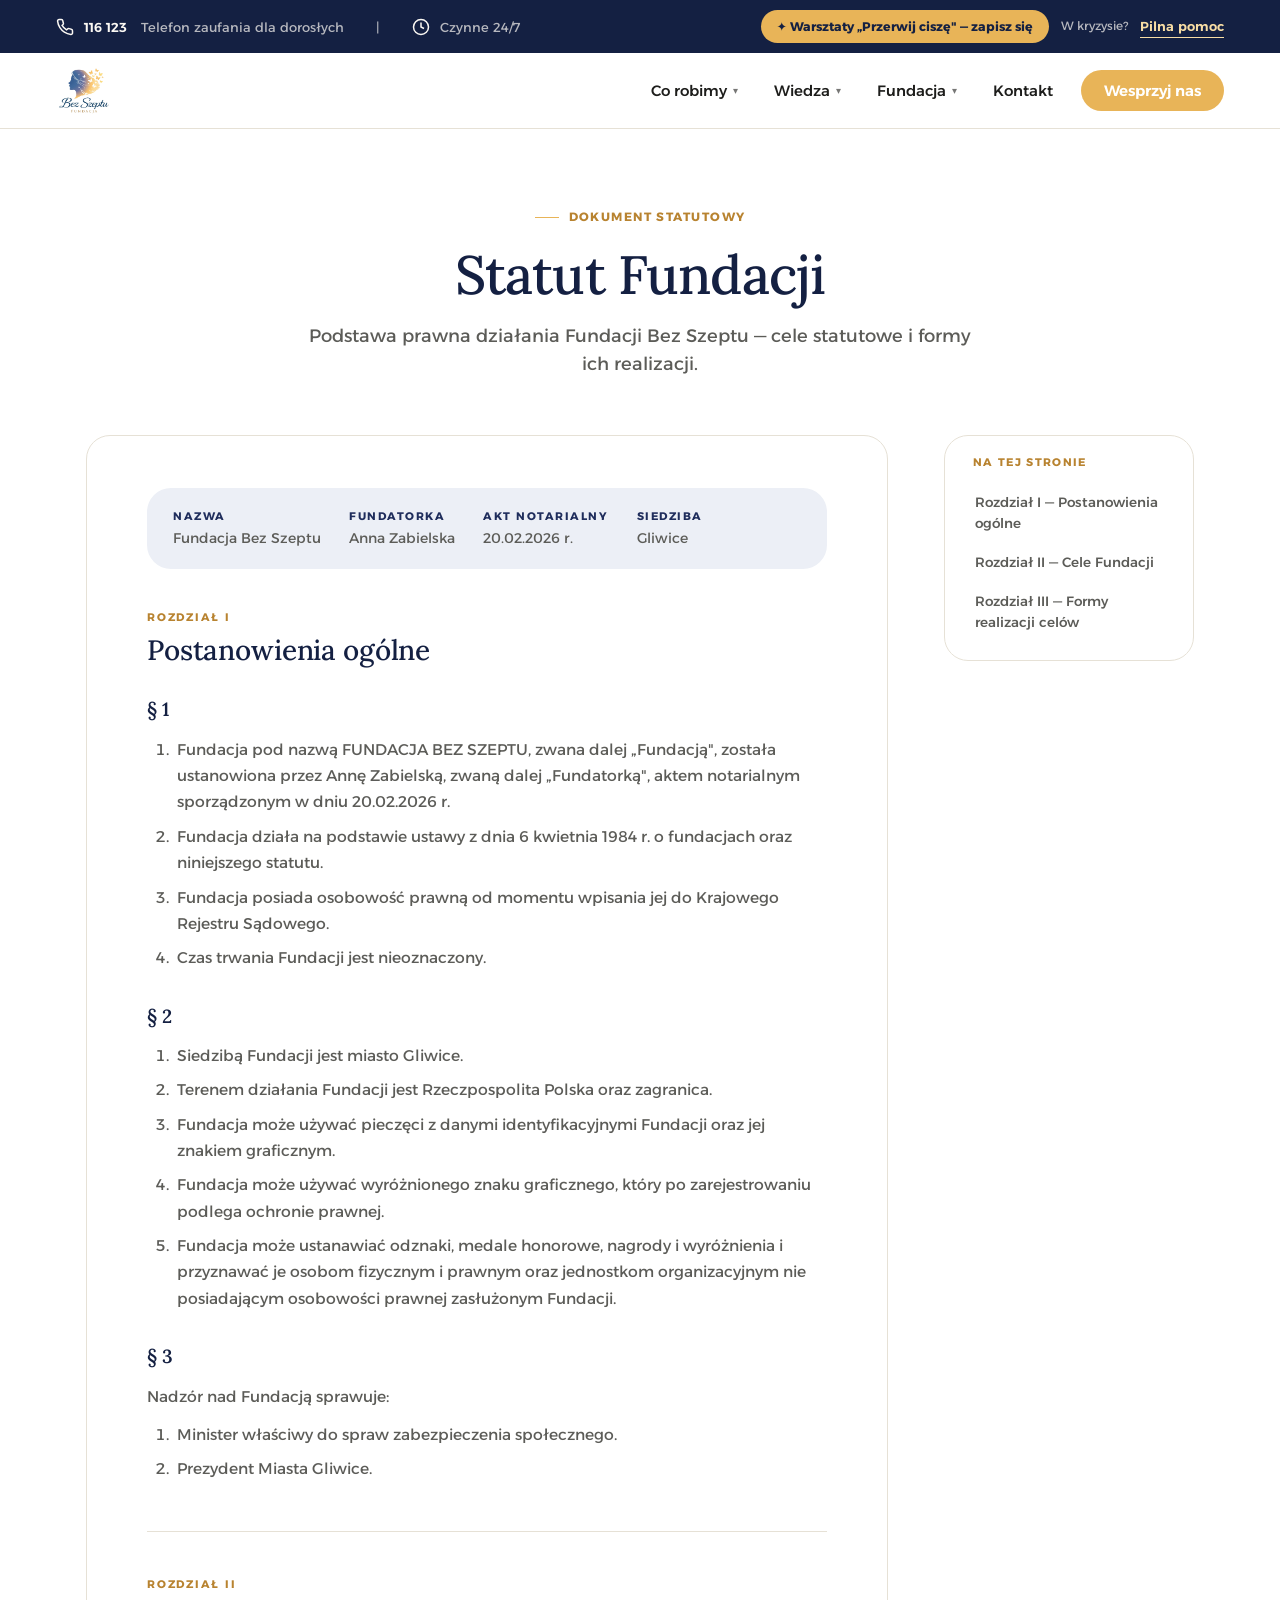
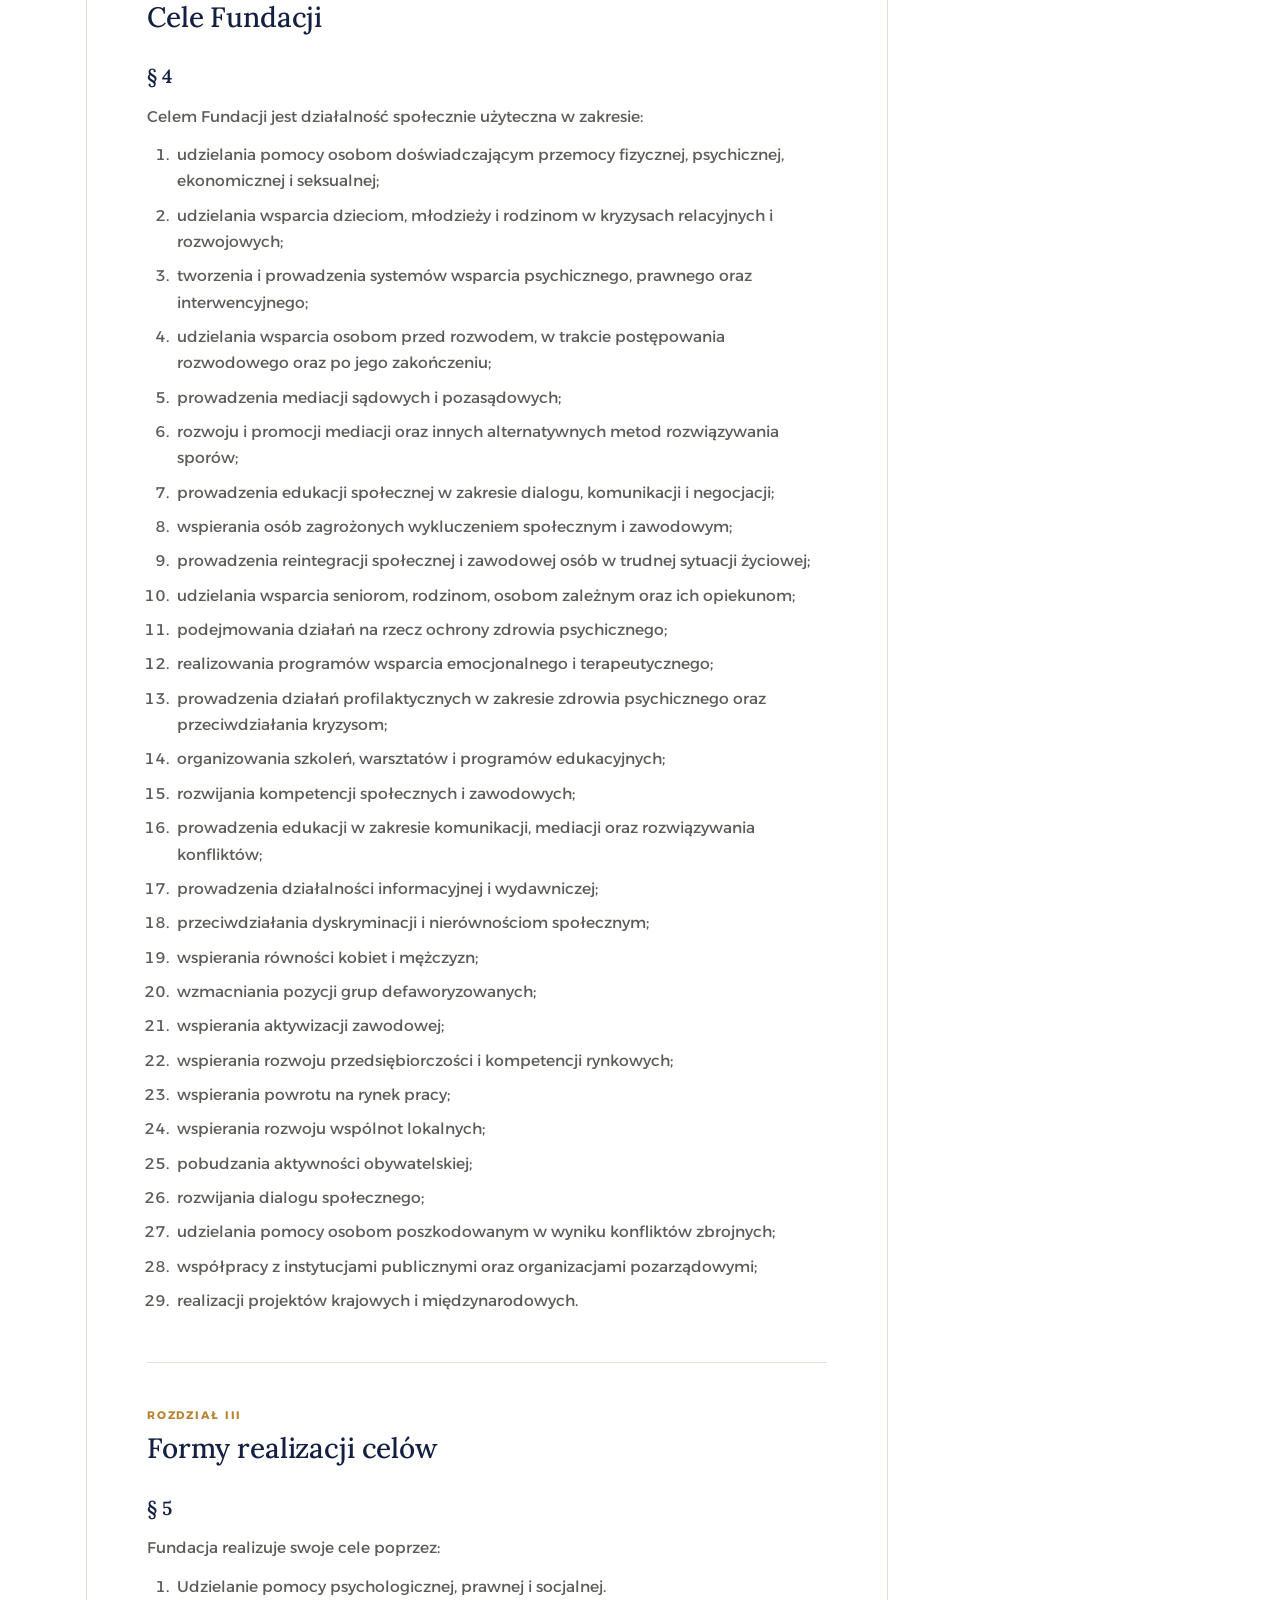
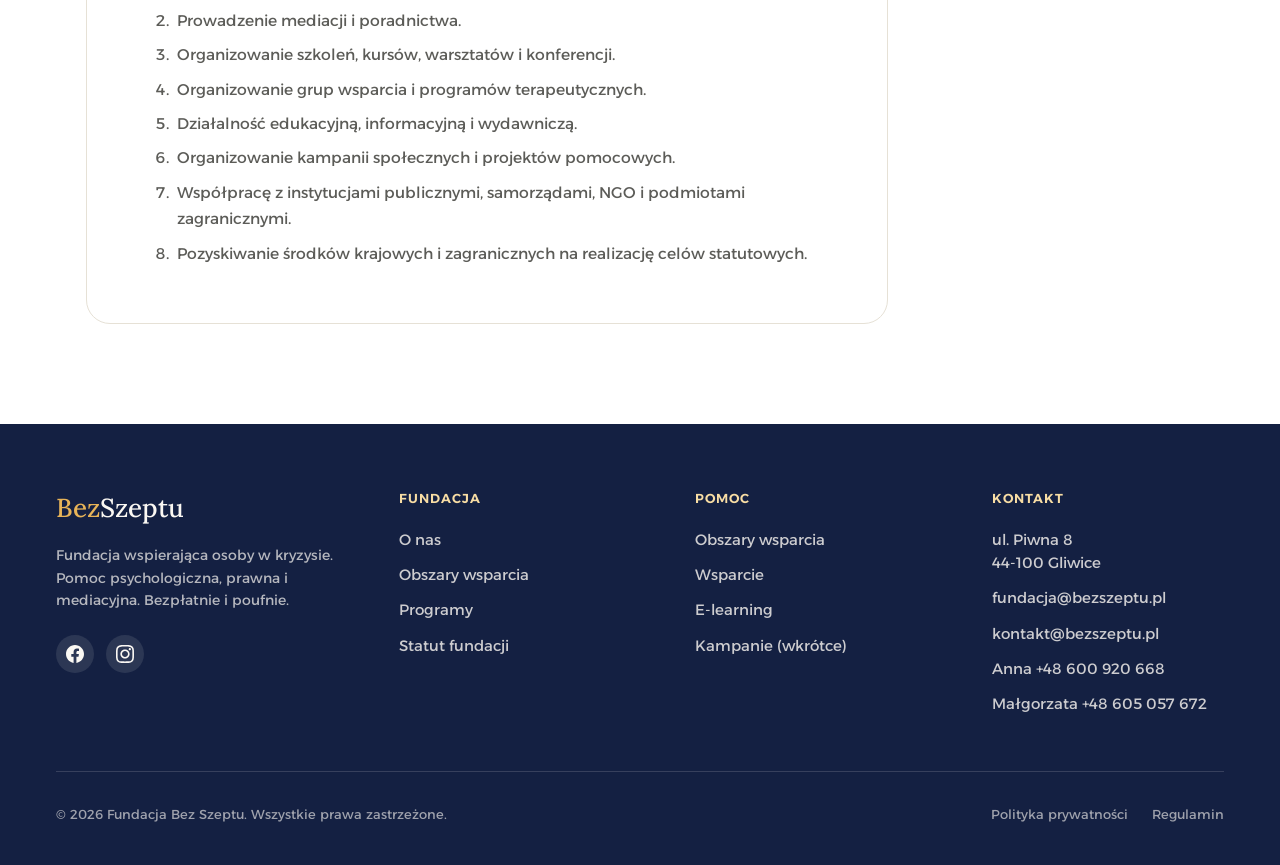
<file: statut.html>
<!DOCTYPE html>
<html lang="pl">
<head>
  <meta charset="UTF-8">
  <meta name="viewport" content="width=device-width, initial-scale=1.0">
  <title>Statut fundacji — Fundacja Bez Szeptu</title>
  <link rel="icon" type="image/svg+xml" href="data:image/svg+xml,%3Csvg xmlns='http://www.w3.org/2000/svg' viewBox='0 0 64 64'%3E%3Crect width='64' height='64' rx='14' fill='%231F2D5C'/%3E%3Cpath d='M20 46V18h9c5 0 8 2.4 8 6.6 0 2.7-1.4 4.6-3.8 5.5 3 .8 4.8 3 4.8 6 0 4.6-3.3 6.9-8.6 6.9zm5.6-16.7h3c2.2 0 3.5-1 3.5-2.9s-1.3-2.8-3.6-2.8h-2.9zm0 12.2h3.4c2.4 0 3.7-1 3.7-3s-1.4-3-3.9-3h-3.2z' fill='%23E8B458'/%3E%3C/svg%3E">
  <link rel="preconnect" href="https://fonts.googleapis.com">
  <link rel="preconnect" href="https://fonts.gstatic.com" crossorigin>
  <link href="https://fonts.googleapis.com/css2?family=Lora:ital,wght@0,400..700;1,400..700&family=Alexandria:wght@300;400;500;600;700&display=swap" rel="stylesheet">
  <link rel="stylesheet" href="assets/bs-styles.css">
  <style>
    .st-layout {
      display: grid;
      grid-template-columns: 1fr 250px;
      gap: 56px;
      align-items: start;
      padding: 48px 56px 100px;
      max-width: 1220px;
      margin: 0 auto;
    }
    .st-doc {
      background: var(--bs-white);
      border: 1px solid var(--bs-line);
      border-radius: var(--r-lg);
      padding: 52px 60px 56px;
    }
    .st-chapter { scroll-margin-top: 100px; }
    .st-chapter + .st-chapter { margin-top: 48px; padding-top: 44px; border-top: 1px solid var(--bs-line); }
    .st-chapter-label {
      font-size: 11px; font-weight: 700; letter-spacing: 0.16em; text-transform: uppercase;
      color: var(--bs-clay-deep); margin-bottom: 8px;
    }
    .st-chapter h2 { font-size: 28px; line-height: 1.2; margin-bottom: 28px; }
    .st-par { margin-bottom: 30px; }
    .st-par:last-child { margin-bottom: 0; }
    .st-par-num {
      font-family: var(--font-display); font-size: 19px; font-weight: 600;
      color: var(--bs-sage-deep); margin-bottom: 12px;
    }
    .st-doc ol, .st-doc ul { margin: 0; padding-left: 26px; }
    .st-doc li {
      font-size: 15.5px; line-height: 1.7; color: var(--bs-fg-2);
      margin-bottom: 8px; padding-left: 4px;
    }
    .st-doc li:last-child { margin-bottom: 0; }
    .st-lead { font-size: 15.5px; line-height: 1.7; color: var(--bs-fg-2); margin-bottom: 12px; }

    .st-nav {
      position: sticky; top: 100px; align-self: start;
      background: var(--bs-white);
      border: 1px solid var(--bs-line);
      border-radius: var(--r-lg);
      padding: 18px;
    }
    .st-nav-title {
      font-size: 11px; font-weight: 700; letter-spacing: 0.12em; text-transform: uppercase;
      color: var(--bs-clay-deep); margin-bottom: 12px; padding: 0 10px;
    }
    .st-nav a {
      display: block; padding: 9px 12px; border-radius: var(--r-sm);
      font-size: 13.5px; font-weight: 500; color: var(--bs-fg-2); text-decoration: none;
      transition: all 180ms;
    }
    .st-nav a:hover { background: var(--bs-sage-wash); color: var(--bs-sage-deep); }
    .st-meta {
      display: flex; flex-wrap: wrap; gap: 10px 28px;
      background: var(--bs-sage-wash); border-radius: var(--r-lg);
      padding: 20px 26px; margin-bottom: 40px;
    }
    .st-meta div { font-size: 14px; line-height: 1.5; color: var(--bs-fg-2); }
    .st-meta strong { display: block; font-size: 11px; font-weight: 700; letter-spacing: 0.14em; text-transform: uppercase; color: var(--bs-sage); margin-bottom: 3px; }

    @media (max-width: 1024px) {
      .st-layout { grid-template-columns: 1fr; gap: 0; }
      .st-nav { display: none; }
    }
    @media (max-width: 768px) {
      .st-layout { padding: 32px 20px 72px; }
      .st-doc { padding: 32px 24px 36px; }
      .st-chapter h2 { font-size: 23px; }
    }
  </style>
</head>
<body>

<div class="bs-container">

  <div id="bs-header"></div>

  <section style="padding: 72px 56px 8px; text-align: center;">
    <span class="bs-eyebrow" style="justify-content: center;">Dokument statutowy</span>
    <h1 style="font-size: 54px; line-height: 1.05; margin-top: 20px; margin-bottom: 18px; letter-spacing: -0.015em;">Statut Fundacji</h1>
    <p style="font-size: 18px; line-height: 1.6; color: var(--bs-fg-2); max-width: 680px; margin: 0 auto;">Podstawa prawna działania Fundacji Bez Szeptu — cele statutowe i formy ich realizacji.</p>
  </section>

  <div class="st-layout">

    <div class="st-doc">

      <div class="st-meta">
        <div><strong>Nazwa</strong>Fundacja Bez Szeptu</div>
        <div><strong>Fundatorka</strong>Anna Zabielska</div>
        <div><strong>Akt notarialny</strong>20.02.2026 r.</div>
        <div><strong>Siedziba</strong>Gliwice</div>
      </div>

      <div class="st-chapter" id="r1">
        <div class="st-chapter-label">Rozdział I</div>
        <h2>Postanowienia ogólne</h2>

        <div class="st-par">
          <div class="st-par-num">§ 1</div>
          <ol>
            <li>Fundacja pod nazwą FUNDACJA BEZ SZEPTU, zwana dalej „Fundacją", została ustanowiona przez Annę Zabielską, zwaną dalej „Fundatorką", aktem notarialnym sporządzonym w dniu 20.02.2026 r.</li>
            <li>Fundacja działa na podstawie ustawy z dnia 6 kwietnia 1984 r. o fundacjach oraz niniejszego statutu.</li>
            <li>Fundacja posiada osobowość prawną od momentu wpisania jej do Krajowego Rejestru Sądowego.</li>
            <li>Czas trwania Fundacji jest nieoznaczony.</li>
          </ol>
        </div>

        <div class="st-par">
          <div class="st-par-num">§ 2</div>
          <ol>
            <li>Siedzibą Fundacji jest miasto Gliwice.</li>
            <li>Terenem działania Fundacji jest Rzeczpospolita Polska oraz zagranica.</li>
            <li>Fundacja może używać pieczęci z danymi identyfikacyjnymi Fundacji oraz jej znakiem graficznym.</li>
            <li>Fundacja może używać wyróżnionego znaku graficznego, który po zarejestrowaniu podlega ochronie prawnej.</li>
            <li>Fundacja może ustanawiać odznaki, medale honorowe, nagrody i wyróżnienia i przyznawać je osobom fizycznym i prawnym oraz jednostkom organizacyjnym nie posiadającym osobowości prawnej zasłużonym Fundacji.</li>
          </ol>
        </div>

        <div class="st-par">
          <div class="st-par-num">§ 3</div>
          <p class="st-lead">Nadzór nad Fundacją sprawuje:</p>
          <ol>
            <li>Minister właściwy do spraw zabezpieczenia społecznego.</li>
            <li>Prezydent Miasta Gliwice.</li>
          </ol>
        </div>
      </div>

      <div class="st-chapter" id="r2">
        <div class="st-chapter-label">Rozdział II</div>
        <h2>Cele Fundacji</h2>

        <div class="st-par">
          <div class="st-par-num">§ 4</div>
          <p class="st-lead">Celem Fundacji jest działalność społecznie użyteczna w zakresie:</p>
          <ol>
            <li>udzielania pomocy osobom doświadczającym przemocy fizycznej, psychicznej, ekonomicznej i seksualnej;</li>
            <li>udzielania wsparcia dzieciom, młodzieży i rodzinom w kryzysach relacyjnych i rozwojowych;</li>
            <li>tworzenia i prowadzenia systemów wsparcia psychicznego, prawnego oraz interwencyjnego;</li>
            <li>udzielania wsparcia osobom przed rozwodem, w trakcie postępowania rozwodowego oraz po jego zakończeniu;</li>
            <li>prowadzenia mediacji sądowych i pozasądowych;</li>
            <li>rozwoju i promocji mediacji oraz innych alternatywnych metod rozwiązywania sporów;</li>
            <li>prowadzenia edukacji społecznej w zakresie dialogu, komunikacji i negocjacji;</li>
            <li>wspierania osób zagrożonych wykluczeniem społecznym i zawodowym;</li>
            <li>prowadzenia reintegracji społecznej i zawodowej osób w trudnej sytuacji życiowej;</li>
            <li>udzielania wsparcia seniorom, rodzinom, osobom zależnym oraz ich opiekunom;</li>
            <li>podejmowania działań na rzecz ochrony zdrowia psychicznego;</li>
            <li>realizowania programów wsparcia emocjonalnego i terapeutycznego;</li>
            <li>prowadzenia działań profilaktycznych w zakresie zdrowia psychicznego oraz przeciwdziałania kryzysom;</li>
            <li>organizowania szkoleń, warsztatów i programów edukacyjnych;</li>
            <li>rozwijania kompetencji społecznych i zawodowych;</li>
            <li>prowadzenia edukacji w zakresie komunikacji, mediacji oraz rozwiązywania konfliktów;</li>
            <li>prowadzenia działalności informacyjnej i wydawniczej;</li>
            <li>przeciwdziałania dyskryminacji i nierównościom społecznym;</li>
            <li>wspierania równości kobiet i mężczyzn;</li>
            <li>wzmacniania pozycji grup defaworyzowanych;</li>
            <li>wspierania aktywizacji zawodowej;</li>
            <li>wspierania rozwoju przedsiębiorczości i kompetencji rynkowych;</li>
            <li>wspierania powrotu na rynek pracy;</li>
            <li>wspierania rozwoju wspólnot lokalnych;</li>
            <li>pobudzania aktywności obywatelskiej;</li>
            <li>rozwijania dialogu społecznego;</li>
            <li>udzielania pomocy osobom poszkodowanym w wyniku konfliktów zbrojnych;</li>
            <li>współpracy z instytucjami publicznymi oraz organizacjami pozarządowymi;</li>
            <li>realizacji projektów krajowych i międzynarodowych.</li>
          </ol>
        </div>
      </div>

      <div class="st-chapter" id="r3">
        <div class="st-chapter-label">Rozdział III</div>
        <h2>Formy realizacji celów</h2>

        <div class="st-par">
          <div class="st-par-num">§ 5</div>
          <p class="st-lead">Fundacja realizuje swoje cele poprzez:</p>
          <ol>
            <li>Udzielanie pomocy psychologicznej, prawnej i socjalnej.</li>
            <li>Prowadzenie mediacji i poradnictwa.</li>
            <li>Organizowanie szkoleń, kursów, warsztatów i konferencji.</li>
            <li>Organizowanie grup wsparcia i programów terapeutycznych.</li>
            <li>Działalność edukacyjną, informacyjną i wydawniczą.</li>
            <li>Organizowanie kampanii społecznych i projektów pomocowych.</li>
            <li>Współpracę z instytucjami publicznymi, samorządami, NGO i podmiotami zagranicznymi.</li>
            <li>Pozyskiwanie środków krajowych i zagranicznych na realizację celów statutowych.</li>
          </ol>
        </div>
      </div>

    </div>

    <aside class="st-nav">
      <div class="st-nav-title">Na tej stronie</div>
      <a href="#r1">Rozdział I — Postanowienia ogólne</a>
      <a href="#r2">Rozdział II — Cele Fundacji</a>
      <a href="#r3">Rozdział III — Formy realizacji celów</a>
    </aside>

  </div>

  <div id="bs-footer"></div>

</div>

<script src="assets/bs-shared.js"></script>

</body>
</html>
</file>
<file: assets/bs-styles.css>
/* ============================================================
   Fundacja Bez Szeptu — wspólny arkusz stylów (bs-styles.css)
   Edytuj tokeny i komponenty w jednym miejscu.
   ============================================================ */

:root {
  /* Colors - Sage (primary blue) */
  --bs-sage:           #1F2D5C;
  --bs-sage-deep:      #142042;
  --bs-sage-soft:      #C7D0E3;
  --bs-sage-wash:      #ECEFF6;

  /* Colors - Clay (accent gold/yellow) */
  --bs-clay:           #E8B458;
  --bs-clay-deep:      #B88330;
  --bs-clay-soft:      #F8DDA4;
  --bs-clay-wash:      #FBF1DC;

  /* Colors - Gold */
  --bs-gold:           #B88330;
  --bs-gold-soft:      #F8DDA4;

  /* Colors - Neutrals */
  --bs-ink:            #1D1D1B;
  --bs-ink-soft:       #2A2A28;
  --bs-fg-2:           #5C5C58;
  --bs-fg-3:           #8C8C86;

  --bs-cream:          #FBF8F3;
  --bs-paper:          #F6F4F3;
  --bs-paper-2:        #EFEBE3;
  --bs-white:          #FFFFFF;

  --bs-line:           #E6E1D6;
  --bs-line-2:         #D6D0C2;

  /* Typography */
  --font-display:      "Lora", Georgia, serif;
  --font-sans:         "Alexandria", system-ui, sans-serif;

  /* Border Radius */
  --r-sm:              10px;
  --r-md:              16px;
  --r-lg:              24px;
  --r-xl:              32px;
  --r-pill:            999px;

  /* Shadows */
  --sh-1: 0 1px 2px rgba(29,29,27,0.05), 0 1px 3px rgba(29,29,27,0.06);
  --sh-2: 0 6px 16px rgba(29,29,27,0.07), 0 1px 2px rgba(29,29,27,0.05);
  --sh-3: 0 20px 40px rgba(29,29,27,0.10), 0 2px 4px rgba(29,29,27,0.05);
  --sh-sage: 0 16px 32px rgba(44,74,62,0.22);
}

/* ============================================================
   Base
   ============================================================ */
* { box-sizing: border-box; }

body {
  font-family: var(--font-sans);
  font-size: 16px;
  line-height: 1.55;
  color: var(--bs-ink);
  background: var(--bs-cream);
  font-weight: 400;
  -webkit-font-smoothing: antialiased;
  text-rendering: optimizeLegibility;
  margin: 0;
  padding: 0;
}

h1, h2, h3, h4 {
  font-family: var(--font-display);
  font-weight: 500;
  color: var(--bs-sage-deep);
  letter-spacing: -0.005em;
  margin: 0;
  text-wrap: balance;
}

p { margin: 0; text-wrap: pretty; }
a { color: inherit; text-decoration: none; }
a:hover { color: var(--bs-clay-deep); }
img { max-width: 100%; height: auto; display: block; }

html { scroll-behavior: smooth; }

/* ============================================================
   Components
   ============================================================ */
.bs-eyebrow {
  font-family: var(--font-sans);
  font-size: 12px;
  font-weight: 700;
  letter-spacing: 0.12em;
  text-transform: uppercase;
  color: var(--bs-clay-deep);
  display: inline-flex;
  align-items: center;
  gap: 10px;
}
.bs-eyebrow::before {
  content: "";
  width: 24px;
  height: 1.5px;
  background: var(--bs-clay);
}

.bs-btn {
  display: inline-flex;
  align-items: center;
  justify-content: center;
  gap: 8px;
  padding: 14px 26px;
  border-radius: var(--r-pill);
  font-family: var(--font-sans);
  font-size: 15px;
  font-weight: 500;
  cursor: pointer;
  border: 1px solid transparent;
  transition: all 220ms cubic-bezier(0.22,1,0.36,1);
  white-space: nowrap;
  line-height: 1;
}
.bs-btn-primary { background: var(--bs-sage); color: var(--bs-cream); box-shadow: var(--sh-sage); }
.bs-btn-primary:hover { background: var(--bs-sage-deep); color: var(--bs-cream); }
.bs-btn-clay { background: var(--bs-clay); color: var(--bs-white); font-weight: 600; }
.bs-btn-clay:hover { background: var(--bs-clay-deep); color: var(--bs-white); }
.bs-btn-ghost { background: transparent; color: var(--bs-sage-deep); border-color: var(--bs-line-2); }
.bs-btn-ghost:hover { background: var(--bs-sage-deep); color: var(--bs-cream); border-color: var(--bs-sage-deep); }

.bs-card { background: var(--bs-white); border-radius: var(--r-lg); border: 1px solid var(--bs-line); padding: 32px; }

.bs-tag {
  display: inline-flex;
  align-items: center;
  gap: 8px;
  padding: 6px 14px;
  border-radius: var(--r-pill);
  background: var(--bs-sage-wash);
  color: var(--bs-sage-deep);
  font-size: 13px;
  font-weight: 600;
}

.bs-container { width: 1280px; margin: 0 auto; background: var(--bs-white); }
@media (max-width: 1320px) { .bs-container { width: 100%; } }

/* ============================================================
   Top bar
   ============================================================ */
.bs-topbar {
  background: var(--bs-sage-deep);
  color: var(--bs-cream);
  padding: 10px 56px;
  font-size: 13px;
  display: flex;
  align-items: center;
  justify-content: space-between;
}
.bs-topbar-left { display: flex; align-items: center; gap: 32px; }
.bs-topbar-right { display: flex; gap: 12px; align-items: center; }

@keyframes bsBlinkGlow {
  0%, 100% { box-shadow: 0 0 0 0 rgba(232,180,88,0.0); background: var(--bs-clay); }
  50% { box-shadow: 0 0 18px 4px rgba(232,180,88,0.65); background: var(--bs-clay-soft); }
}
.bs-blink-btn {
  display: inline-flex;
  align-items: center;
  gap: 8px;
  background: var(--bs-clay);
  color: var(--bs-sage-deep);
  font-weight: 700;
  font-size: 12.5px;
  padding: 7px 16px;
  border-radius: var(--r-pill);
  text-decoration: none;
  white-space: nowrap;
  animation: bsBlinkGlow 1.4s ease-in-out infinite;
}
.bs-blink-btn:hover { background: var(--bs-clay-soft); color: var(--bs-sage-deep); animation-play-state: paused; }
@media (prefers-reduced-motion: reduce) { .bs-blink-btn { animation: none; } }

/* ============================================================
   Navigation (sticky) + dropdowns
   ============================================================ */
.bs-nav {
  position: sticky;
  top: 0;
  z-index: 100;
  background: var(--bs-white);
  padding: 0 56px;
  height: 76px;
  display: flex;
  align-items: center;
  justify-content: space-between;
  border-bottom: 1px solid var(--bs-line);
}
.bs-logo { display: flex; align-items: center; gap: 12px; text-decoration: none; }
.bs-logo img { height: 52px; width: auto; mix-blend-mode: multiply; }

.bs-nav-menu { display: flex; gap: 4px; align-items: center; }
.bs-nav-item { position: relative; }
.bs-nav-link {
  display: inline-flex;
  align-items: center;
  gap: 6px;
  padding: 10px 16px;
  color: var(--bs-ink);
  font-size: 15px;
  font-weight: 500;
  text-decoration: none;
  border-radius: var(--r-pill);
  cursor: pointer;
  transition: background 200ms, color 200ms;
  white-space: nowrap;
  background: none;
  border: none;
  font-family: var(--font-sans);
}
.bs-nav-link:hover { background: var(--bs-sage-wash); color: var(--bs-sage-deep); }
.bs-nav-caret { font-size: 10px; opacity: 0.6; transition: transform 200ms; }
.bs-has-dropdown:hover .bs-nav-caret { transform: rotate(180deg); }

.bs-dropdown {
  position: absolute;
  top: 100%;
  left: 0;
  min-width: 280px;
  background: var(--bs-white);
  border: 1px solid var(--bs-line);
  border-radius: var(--r-md);
  box-shadow: var(--sh-3);
  padding: 8px;
  opacity: 0;
  visibility: hidden;
  transform: translateY(6px);
  transition: opacity 180ms, transform 180ms, visibility 180ms;
  z-index: 200;
}
.bs-has-dropdown:hover .bs-dropdown { opacity: 1; visibility: visible; transform: translateY(0); }
.bs-dropdown a {
  display: block;
  padding: 11px 14px;
  border-radius: var(--r-sm);
  font-size: 14.5px;
  font-weight: 500;
  color: var(--bs-ink);
  text-decoration: none;
  transition: background 160ms, color 160ms;
}
.bs-dropdown a:hover { background: var(--bs-sage-wash); color: var(--bs-sage-deep); }
.bs-dropdown a small {
  display: block;
  font-size: 12px;
  font-weight: 400;
  color: var(--bs-fg-3);
  margin-top: 2px;
}
.bs-dropdown-divider { height: 1px; background: var(--bs-line); margin: 6px 10px; }

/* Hamburger */
.bs-mobile-menu-toggle {
  display: none;
  flex-direction: column;
  gap: 5px;
  cursor: pointer;
  padding: 8px;
  background: transparent;
  border: none;
}
.bs-mobile-menu-toggle span { width: 28px; height: 3px; background: var(--bs-sage-deep); transition: all 0.3s; border-radius: 2px; }
.bs-mobile-menu-toggle.active span:nth-child(1) { transform: rotate(45deg) translate(8px, 8px); }
.bs-mobile-menu-toggle.active span:nth-child(2) { opacity: 0; }
.bs-mobile-menu-toggle.active span:nth-child(3) { transform: rotate(-45deg) translate(7px, -7px); }

/* ============================================================
   Workshops Slider (home)
   ============================================================ */
.bs-slider { position: relative; max-width: 640px; margin: 0 auto; }
.bs-slider-viewport { overflow: hidden; border-radius: var(--r-xl); box-shadow: var(--sh-2); background: var(--bs-white); }
.bs-slider-track { display: flex; transition: transform 450ms cubic-bezier(0.22,1,0.36,1); }
.bs-slide { min-width: 100%; position: relative; display: flex; }
.bs-slide img { width: 100%; height: auto; display: block; }
.bs-slide-cta {
  position: absolute; left: 50%; bottom: 22px; transform: translateX(-50%);
  background: var(--bs-sage-deep); color: var(--bs-cream);
  font-family: var(--font-sans); font-weight: 700; font-size: 15px;
  letter-spacing: 0.04em; text-transform: uppercase;
  padding: 15px 30px; border-radius: var(--r-pill); text-decoration: none;
  box-shadow: var(--sh-3); transition: all 200ms; white-space: nowrap;
}
.bs-slide-cta:hover { background: var(--bs-clay); color: var(--bs-sage-deep); }
.bs-slider-arrow {
  position: absolute; top: 50%; transform: translateY(-50%);
  width: 48px; height: 48px; border-radius: 50%;
  background: var(--bs-white); border: 1px solid var(--bs-line); box-shadow: var(--sh-2);
  display: flex; align-items: center; justify-content: center;
  cursor: pointer; color: var(--bs-sage-deep); z-index: 2; transition: all 180ms;
}
.bs-slider-arrow:hover { background: var(--bs-sage-deep); color: var(--bs-cream); }
.bs-slider-arrow.prev { left: -24px; }
.bs-slider-arrow.next { right: -24px; }
.bs-slider-dots { display: flex; justify-content: center; gap: 10px; margin-top: 24px; }
.bs-slider-dot { width: 10px; height: 10px; border-radius: 50%; background: var(--bs-line-2); border: none; cursor: pointer; padding: 0; transition: all 200ms; }
.bs-slider-dot.active { background: var(--bs-clay-deep); transform: scale(1.25); }

/* ============================================================
   Footer
   ============================================================ */
.bs-footer { padding: 64px 56px 40px; background: var(--bs-sage-deep); color: var(--bs-cream); }
.bs-footer-grid { display: grid; grid-template-columns: 1.2fr 1fr 1fr 1fr; gap: 64px; margin-bottom: 56px; }
.bs-footer-col-title { font-size: 13px; font-weight: 600; letter-spacing: 0.08em; text-transform: uppercase; color: var(--bs-clay-soft); margin-bottom: 20px; }
.bs-footer-links { display: flex; flex-direction: column; gap: 12px; }
.bs-footer-links a { font-size: 15px; color: rgba(251,248,243,0.8); text-decoration: none; }
.bs-footer-links a:hover { color: var(--bs-clay-soft); }
.bs-footer-social { display: flex; gap: 12px; }
.bs-footer-social a { width: 38px; height: 38px; border-radius: 50%; background: rgba(251,248,243,0.1); display: flex; align-items: center; justify-content: center; color: var(--bs-cream); text-decoration: none; transition: background 200ms; }
.bs-footer-social a:hover { background: rgba(251,248,243,0.2); color: var(--bs-cream); }
.bs-footer-bottom { padding-top: 32px; border-top: 1px solid rgba(251,248,243,0.15); display: flex; justify-content: space-between; align-items: center; font-size: 13px; color: rgba(251,248,243,0.6); }
.bs-footer-bottom-links { display: flex; gap: 24px; }

/* ============================================================
   Mobile Responsive
   ============================================================ */
@media (max-width: 768px) {
  h1 { font-size: 36px !important; line-height: 1.15 !important; }
  h2 { font-size: 28px !important; }
  h3 { font-size: 20px !important; }

  section { padding-left: 20px !important; padding-right: 20px !important; }

  /* Top bar */
  .bs-topbar { padding: 10px 20px !important; flex-direction: column !important; gap: 8px !important; font-size: 11px !important; }
  .bs-topbar-left { flex-direction: column !important; gap: 8px !important; width: 100% !important; }
  .bs-blink-btn { font-size: 12px !important; white-space: normal !important; text-align: center !important; justify-content: center !important; }

  /* Nav → hamburger + accordion */
  .bs-mobile-menu-toggle { display: flex !important; }
  .bs-nav { padding: 12px 20px !important; height: auto !important; flex-wrap: wrap !important; }
  .bs-nav-menu {
    display: none !important;
    width: 100% !important;
    flex-direction: column !important;
    gap: 2px !important;
    padding-top: 12px !important;
    align-items: stretch !important;
  }
  .bs-nav-menu.active { display: flex !important; }
  .bs-nav-item { width: 100% !important; }
  .bs-nav-link { width: 100% !important; justify-content: space-between !important; }
  .bs-dropdown {
    position: static !important;
    opacity: 1 !important;
    visibility: hidden !important;
    transform: none !important;
    box-shadow: none !important;
    border: none !important;
    border-left: 2px solid var(--bs-clay) !important;
    border-radius: 0 !important;
    margin: 2px 0 6px 14px !important;
    padding: 2px 0 !important;
    min-width: 0 !important;
    height: 0 !important;
    overflow: hidden !important;
  }
  .bs-nav-item.open .bs-dropdown { visibility: visible !important; height: auto !important; overflow: visible !important; }
  .bs-nav-item.open .bs-nav-caret { transform: rotate(180deg); }
  .bs-nav-menu .bs-btn-clay { width: 100% !important; margin-top: 8px !important; }

  /* Grids collapse */
  div[style*="grid-template-columns"] { grid-template-columns: 1fr !important; }
  div[style*="display: flex"][style*="gap: 14px"],
  div[style*="display: flex"][style*="gap: 24px"],
  div[style*="display: flex"][style*="gap: 32px"] { flex-direction: column !important; }
  .bs-btn { width: 100% !important; }

  /* Bank number */
  div[style*="font-family: var(--font-display); font-size: 20px"] { font-size: 16px !important; word-break: break-all !important; line-height: 1.6 !important; }

  /* About images */
  div[style*="position: relative; height: 520px"] { height: 420px !important; }
  img[style*="position: absolute"] { width: 62% !important; }
  .bs-stat-float { display: none !important; }

  /* Featured news */
  .bs-featured-news { grid-template-columns: 1fr !important; }
  .bs-featured-news .bs-featured-img { min-height: 0 !important; }
  .bs-featured-news .bs-featured-img img { height: auto !important; max-height: 420px !important; }
  .bs-featured-news > div:last-child { padding: 28px 24px !important; }
  .bs-featured-news h3 { font-size: 22px !important; }

  /* Slider */
  .bs-slider-arrow.prev { left: 6px !important; }
  .bs-slider-arrow.next { right: 6px !important; }
  .bs-slider-arrow { width: 40px !important; height: 40px !important; background: rgba(255,255,255,0.9) !important; }
  .bs-slide-cta { font-size: 12px !important; padding: 12px 20px !important; bottom: 14px !important; }

  /* Footer */
  .bs-footer { padding: 48px 20px 32px !important; }
  .bs-footer-grid { grid-template-columns: 1fr !important; gap: 32px !important; }
  .bs-footer-bottom { flex-direction: column !important; gap: 16px !important; text-align: center !important; }
}

@media (max-width: 480px) {
  h1 { font-size: 28px !important; }
  h2 { font-size: 24px !important; }
  div[style*="font-family: var(--font-display); font-size: 20px"] { font-size: 14px !important; }
}
</file>
